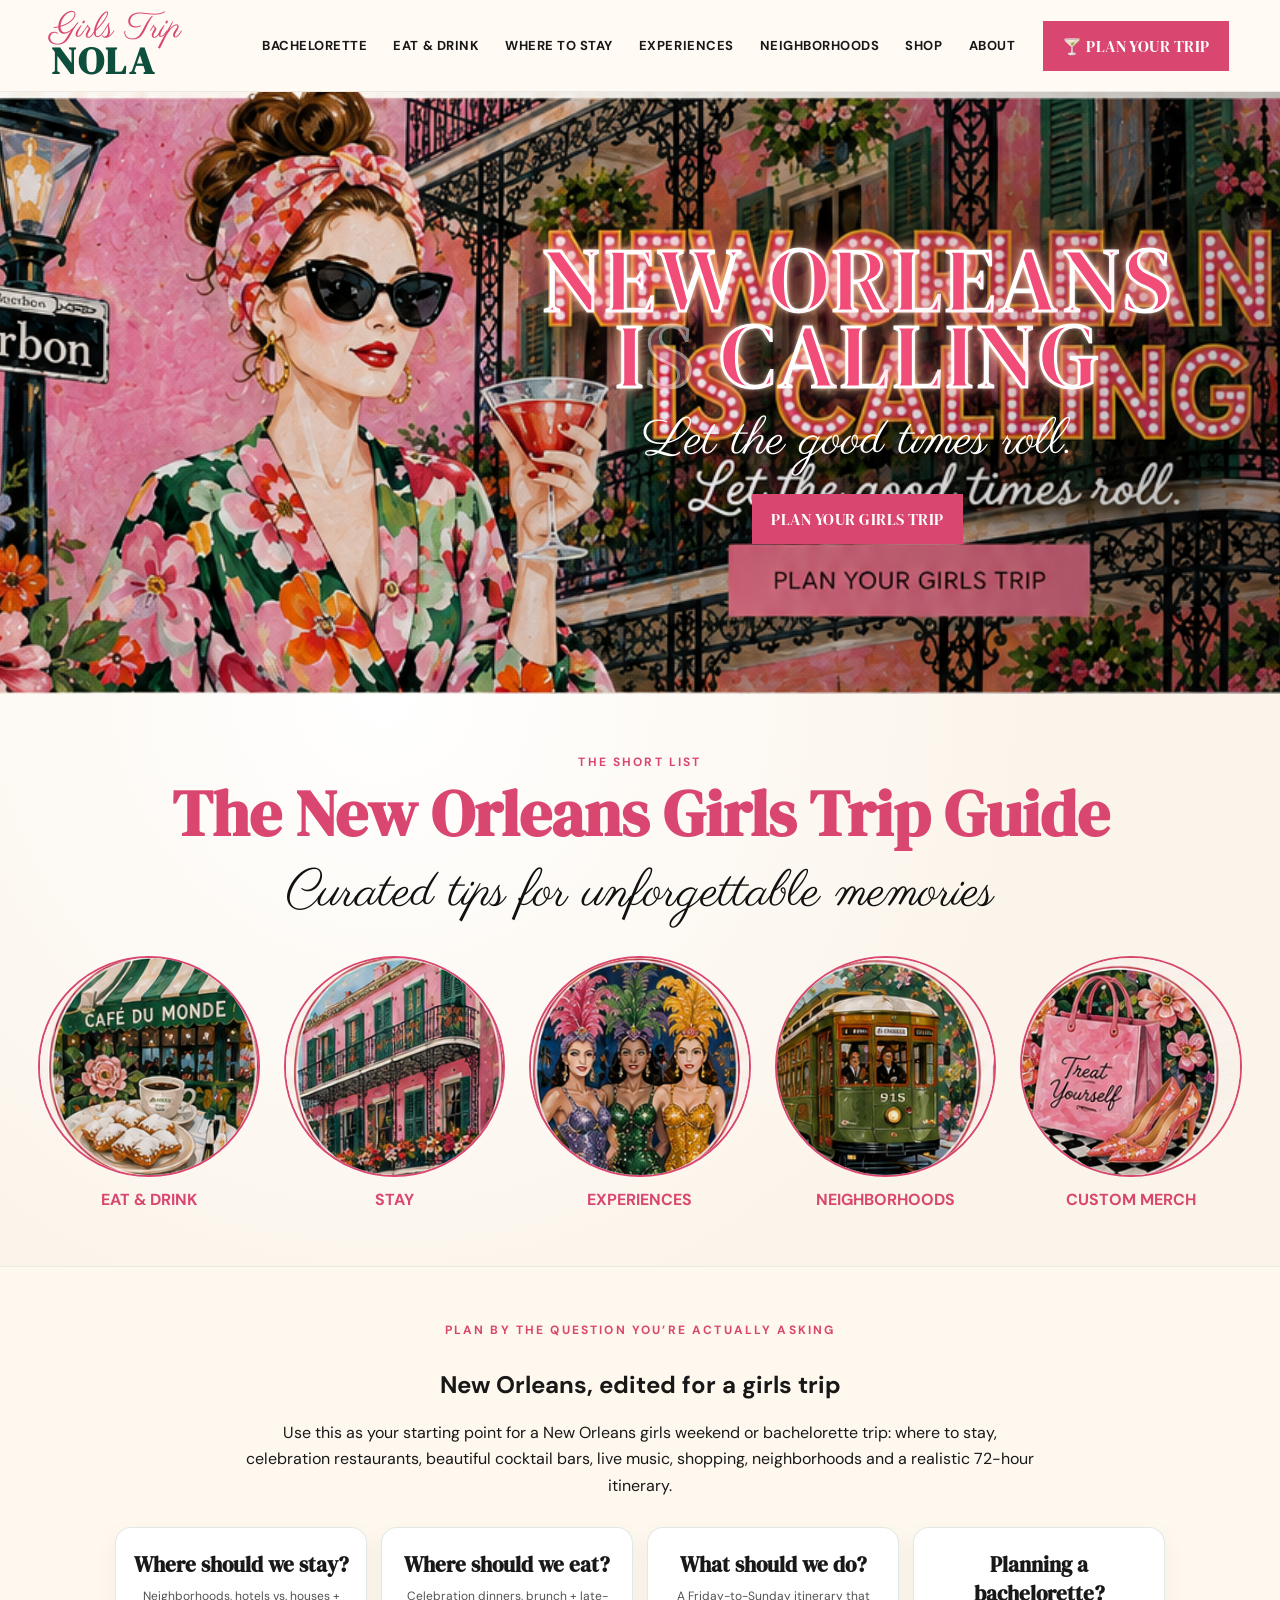
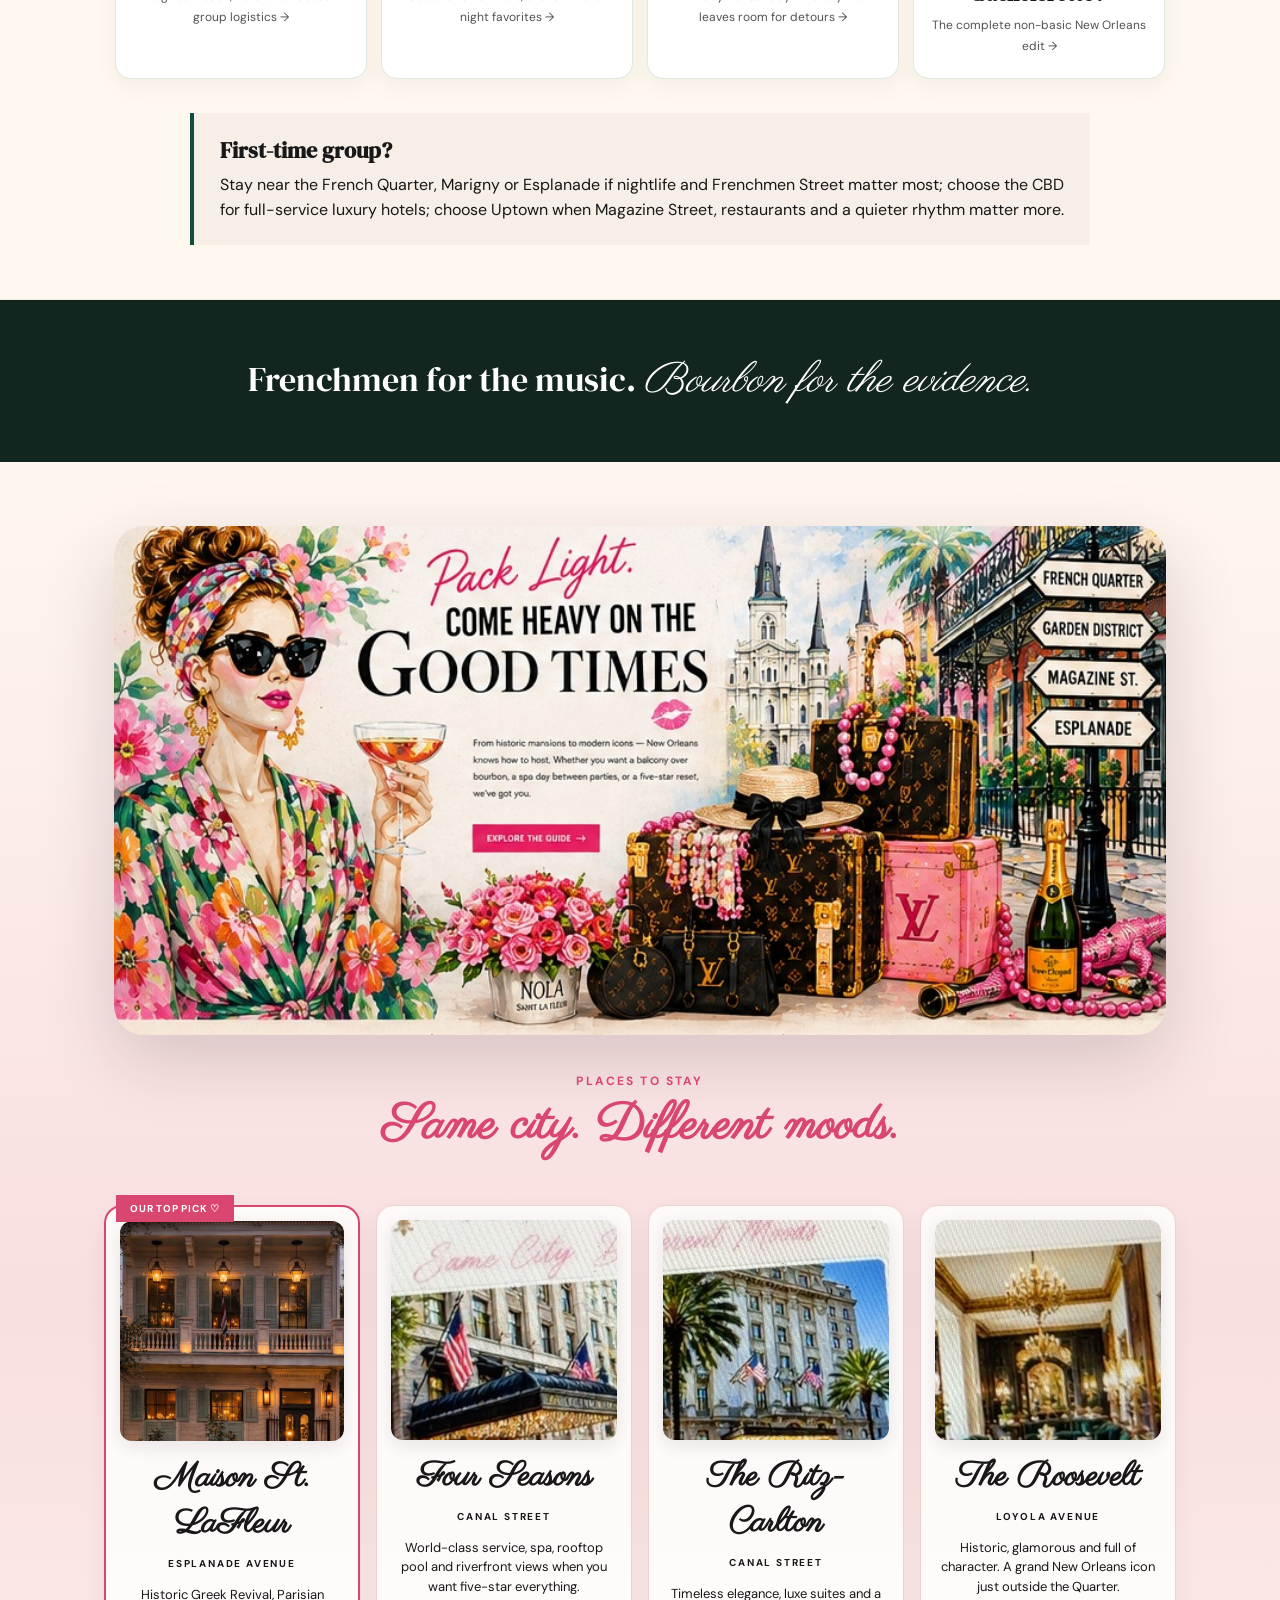
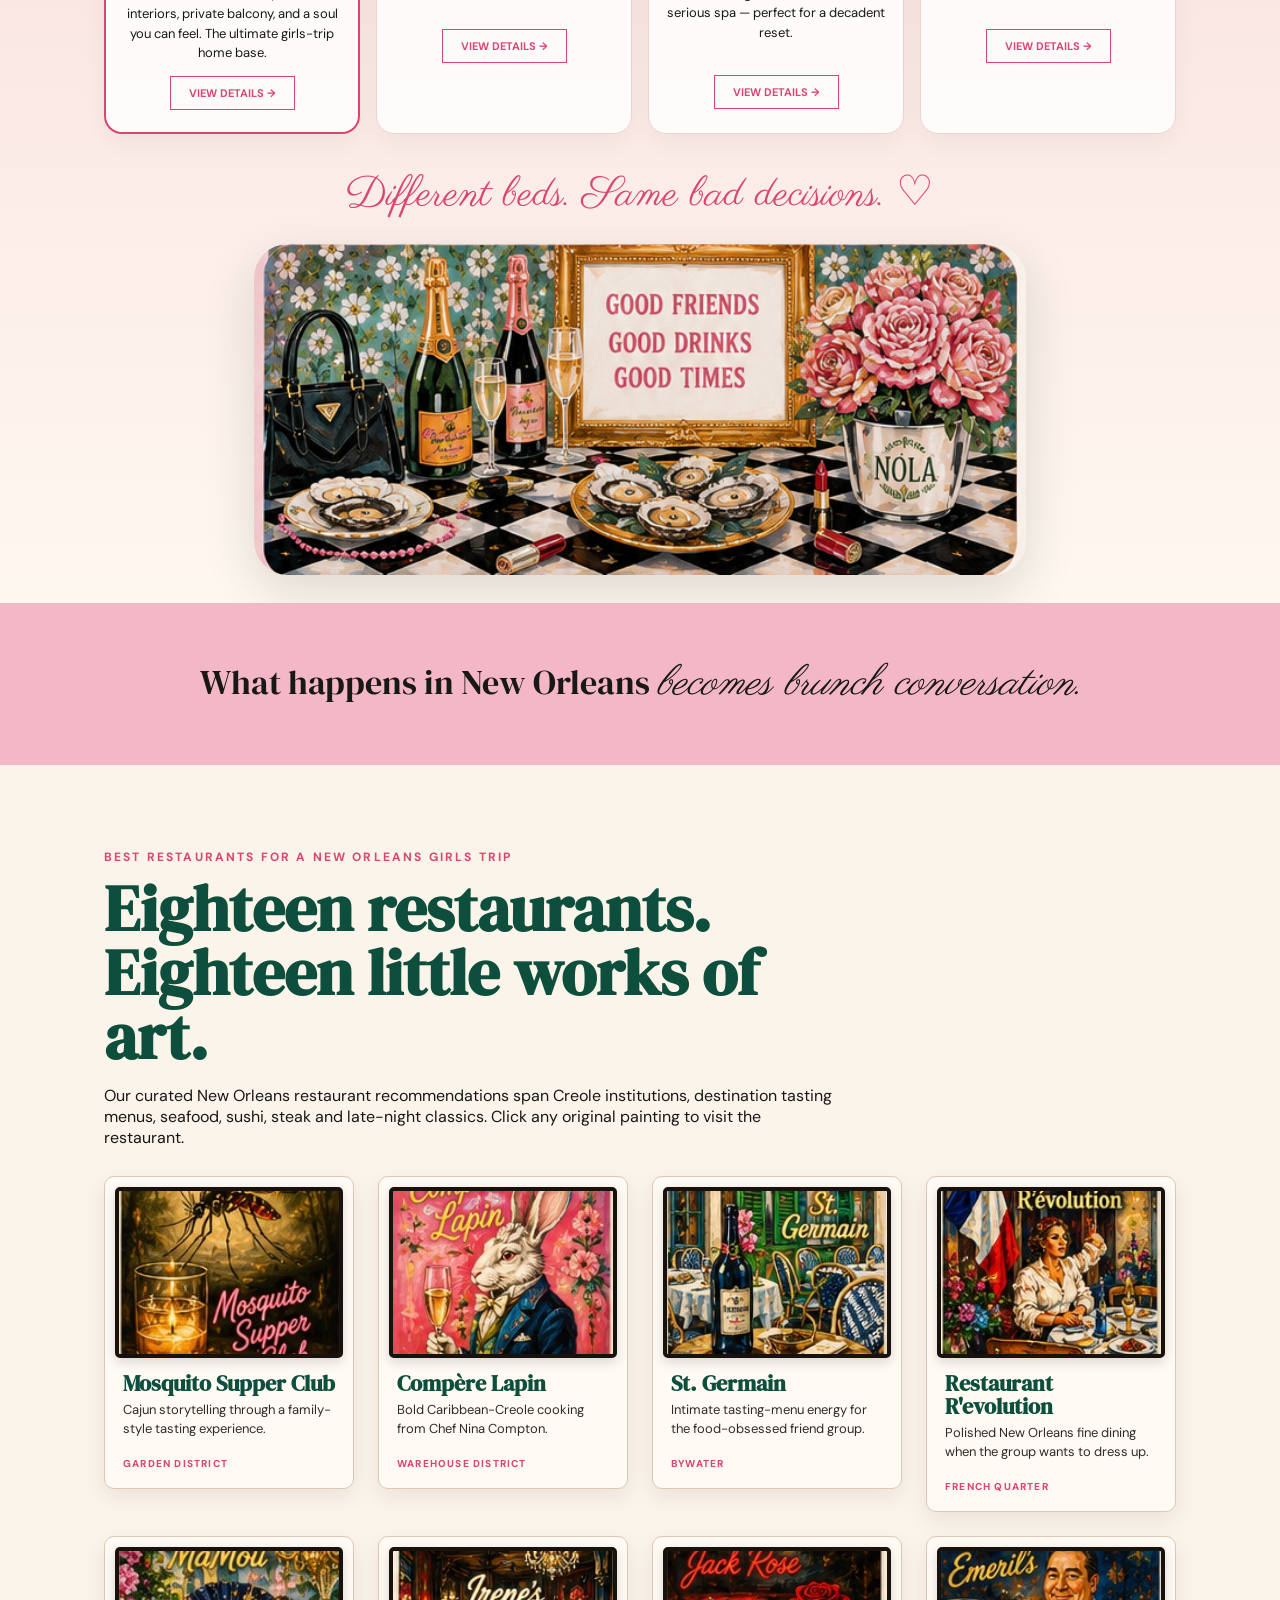
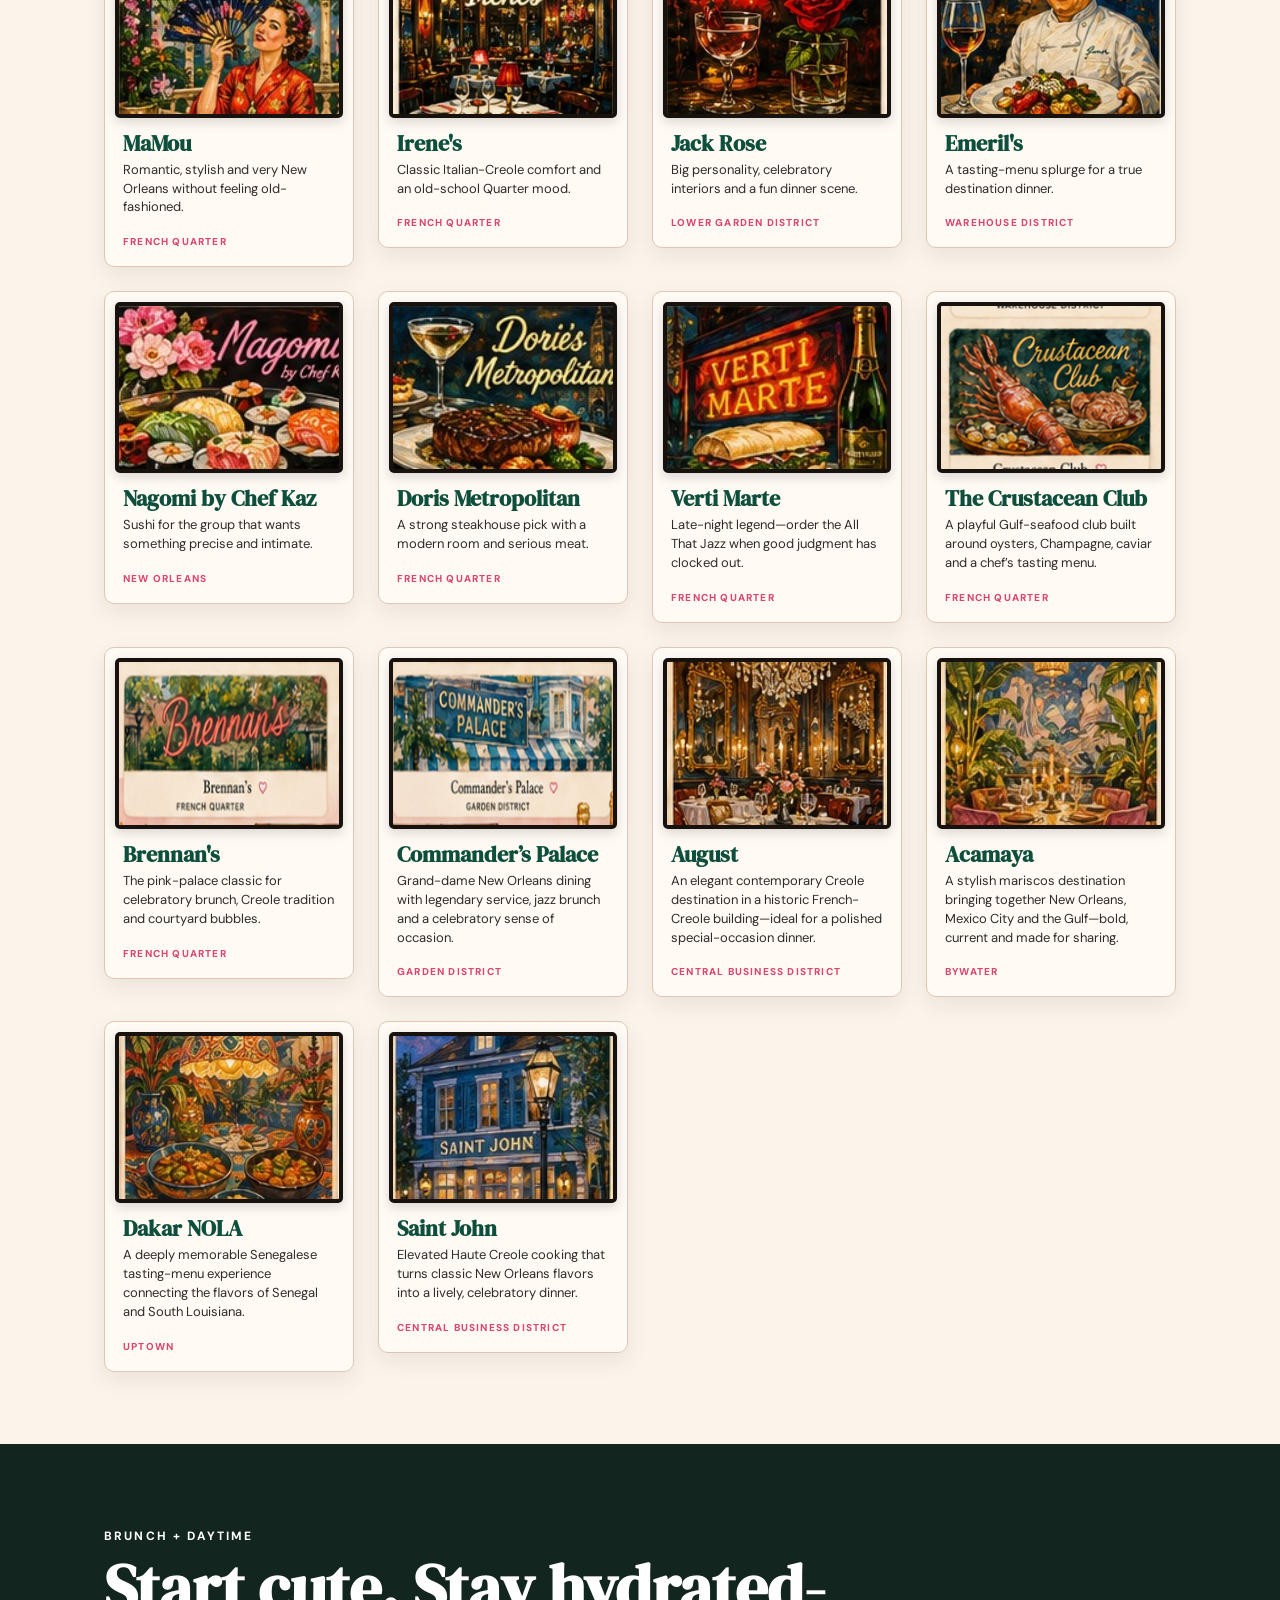
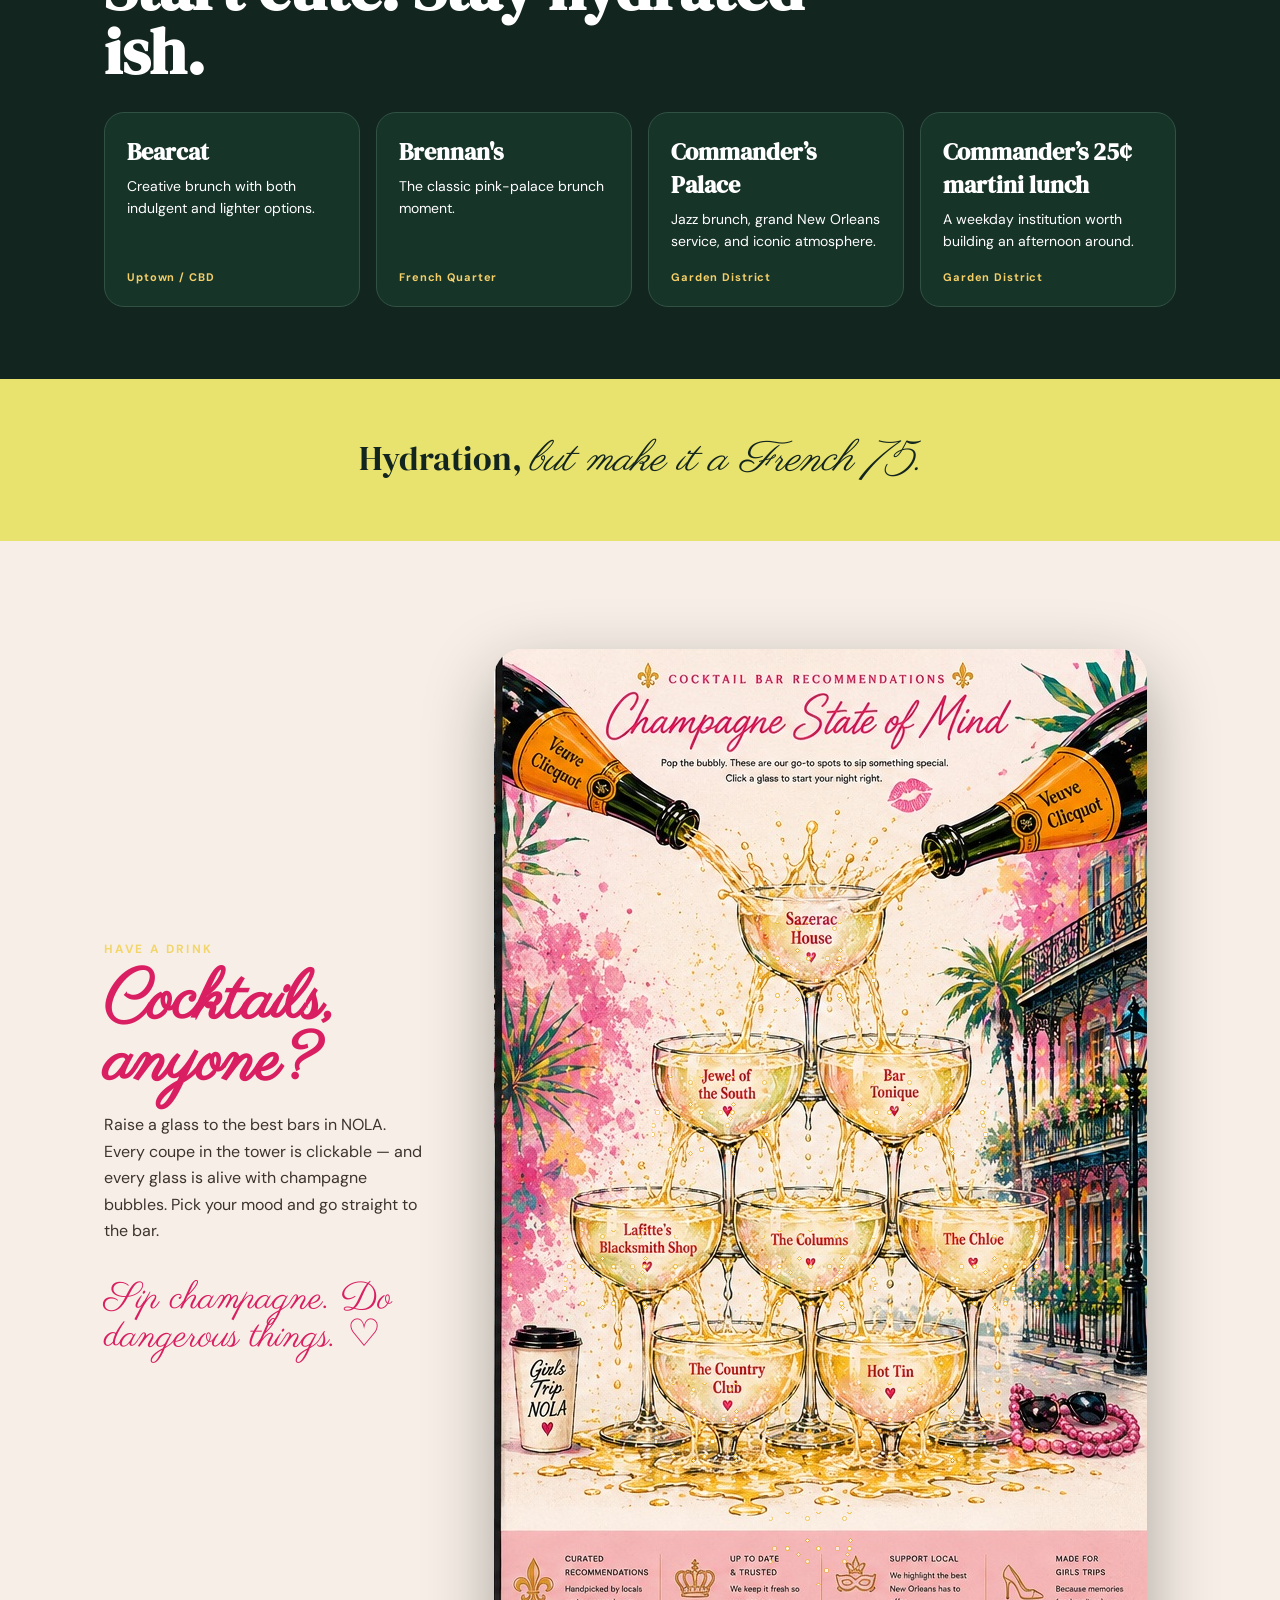
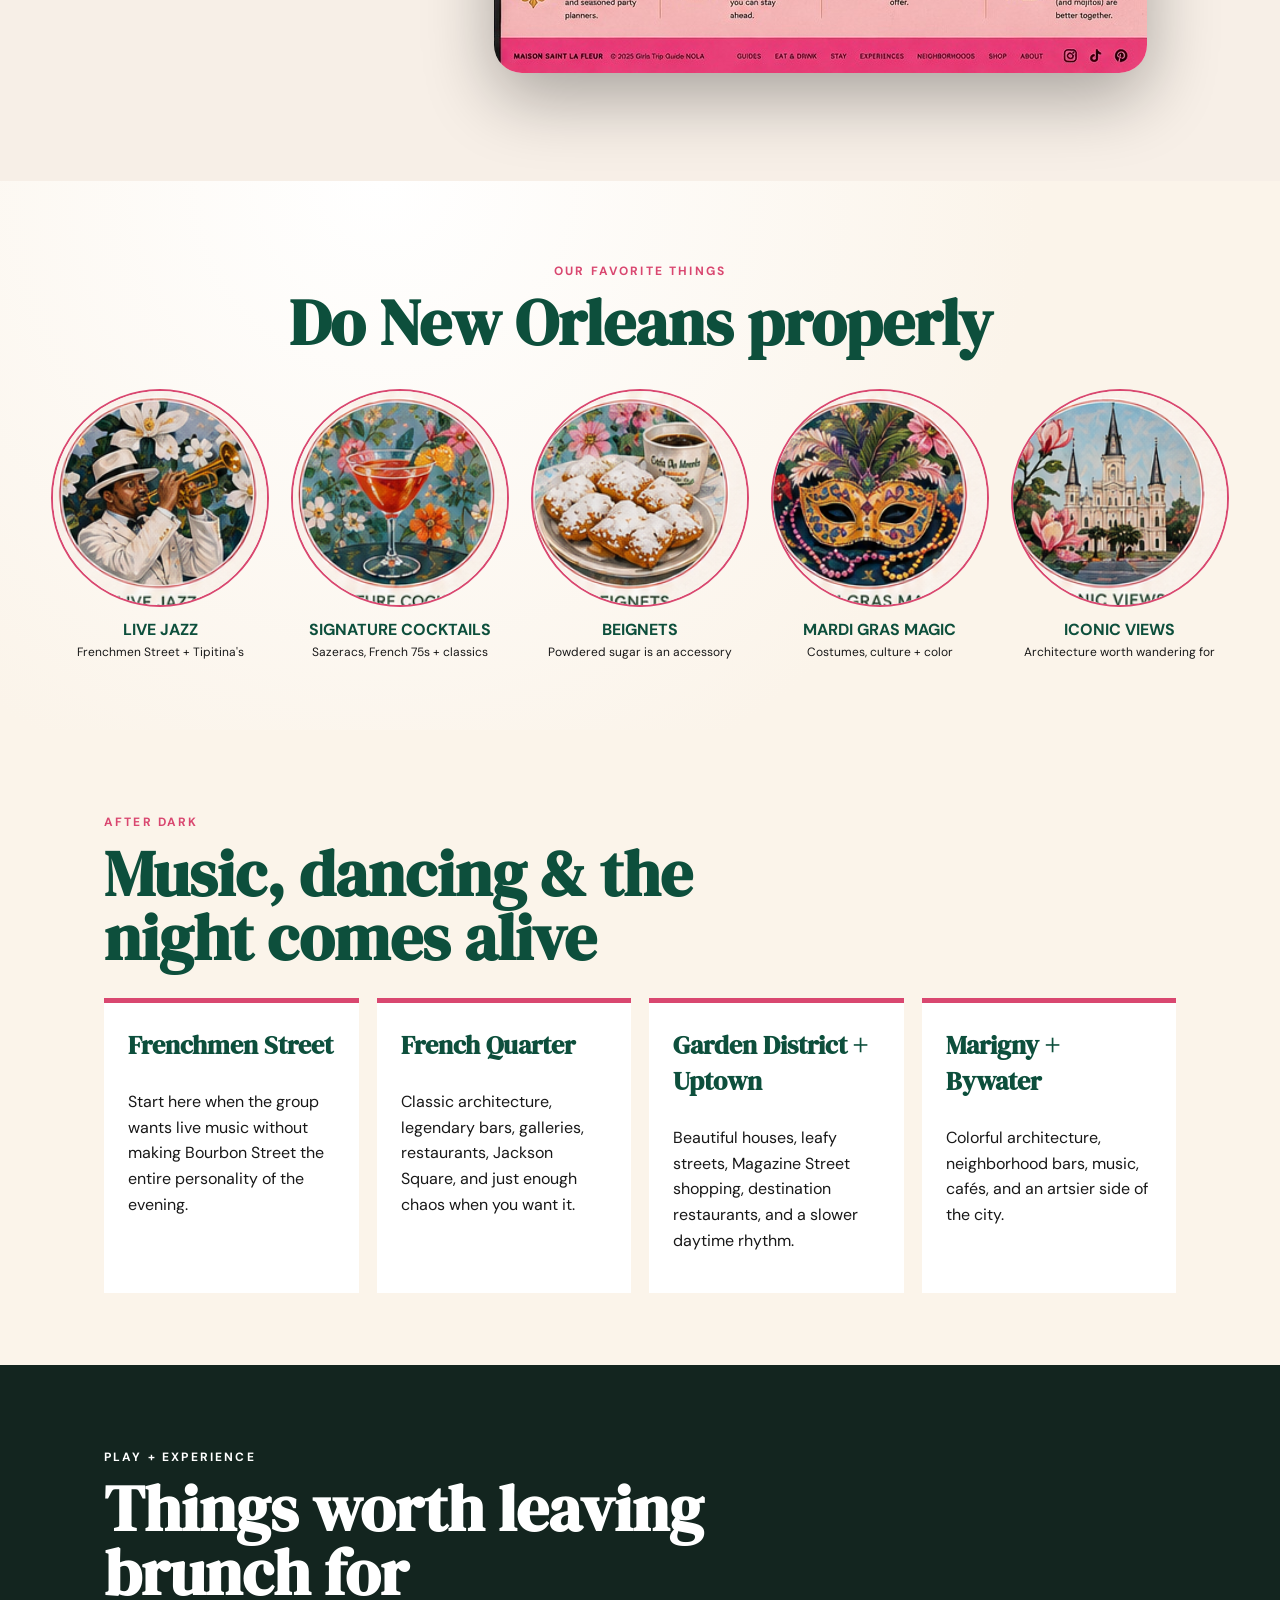
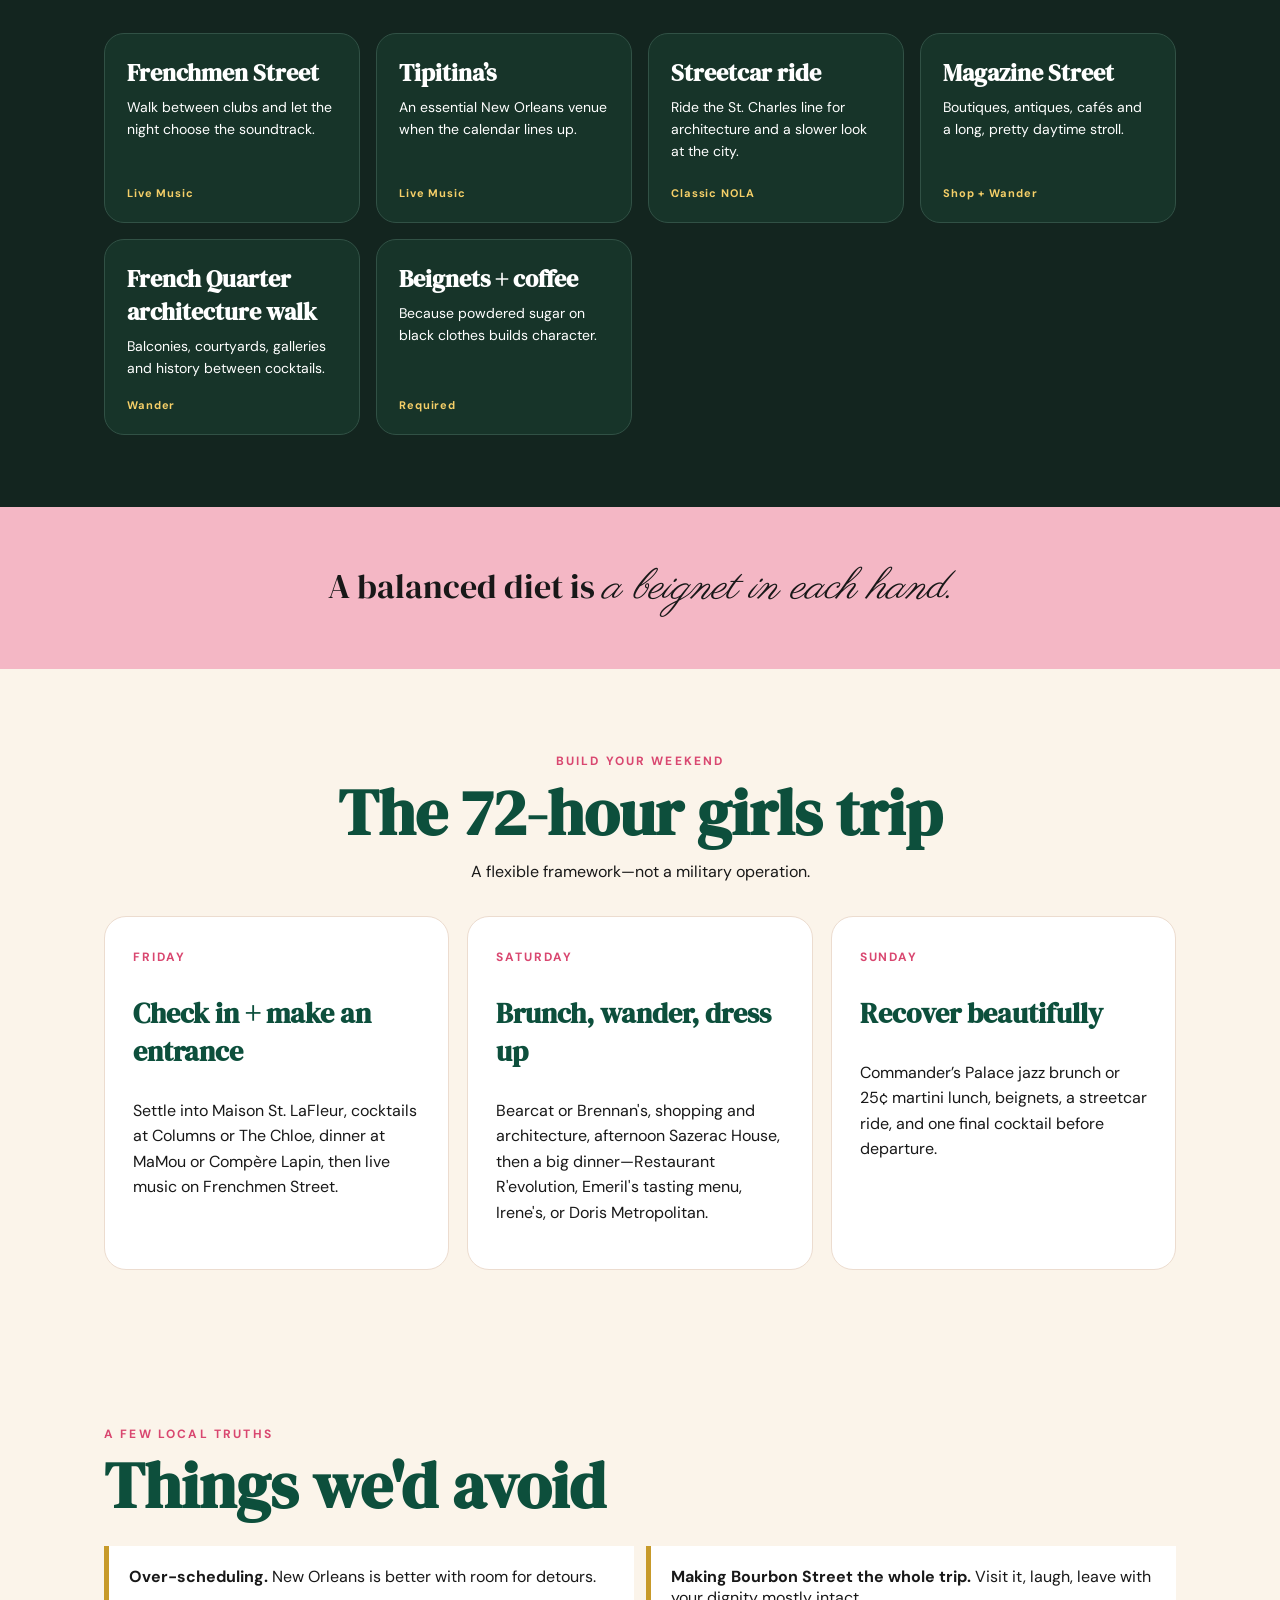
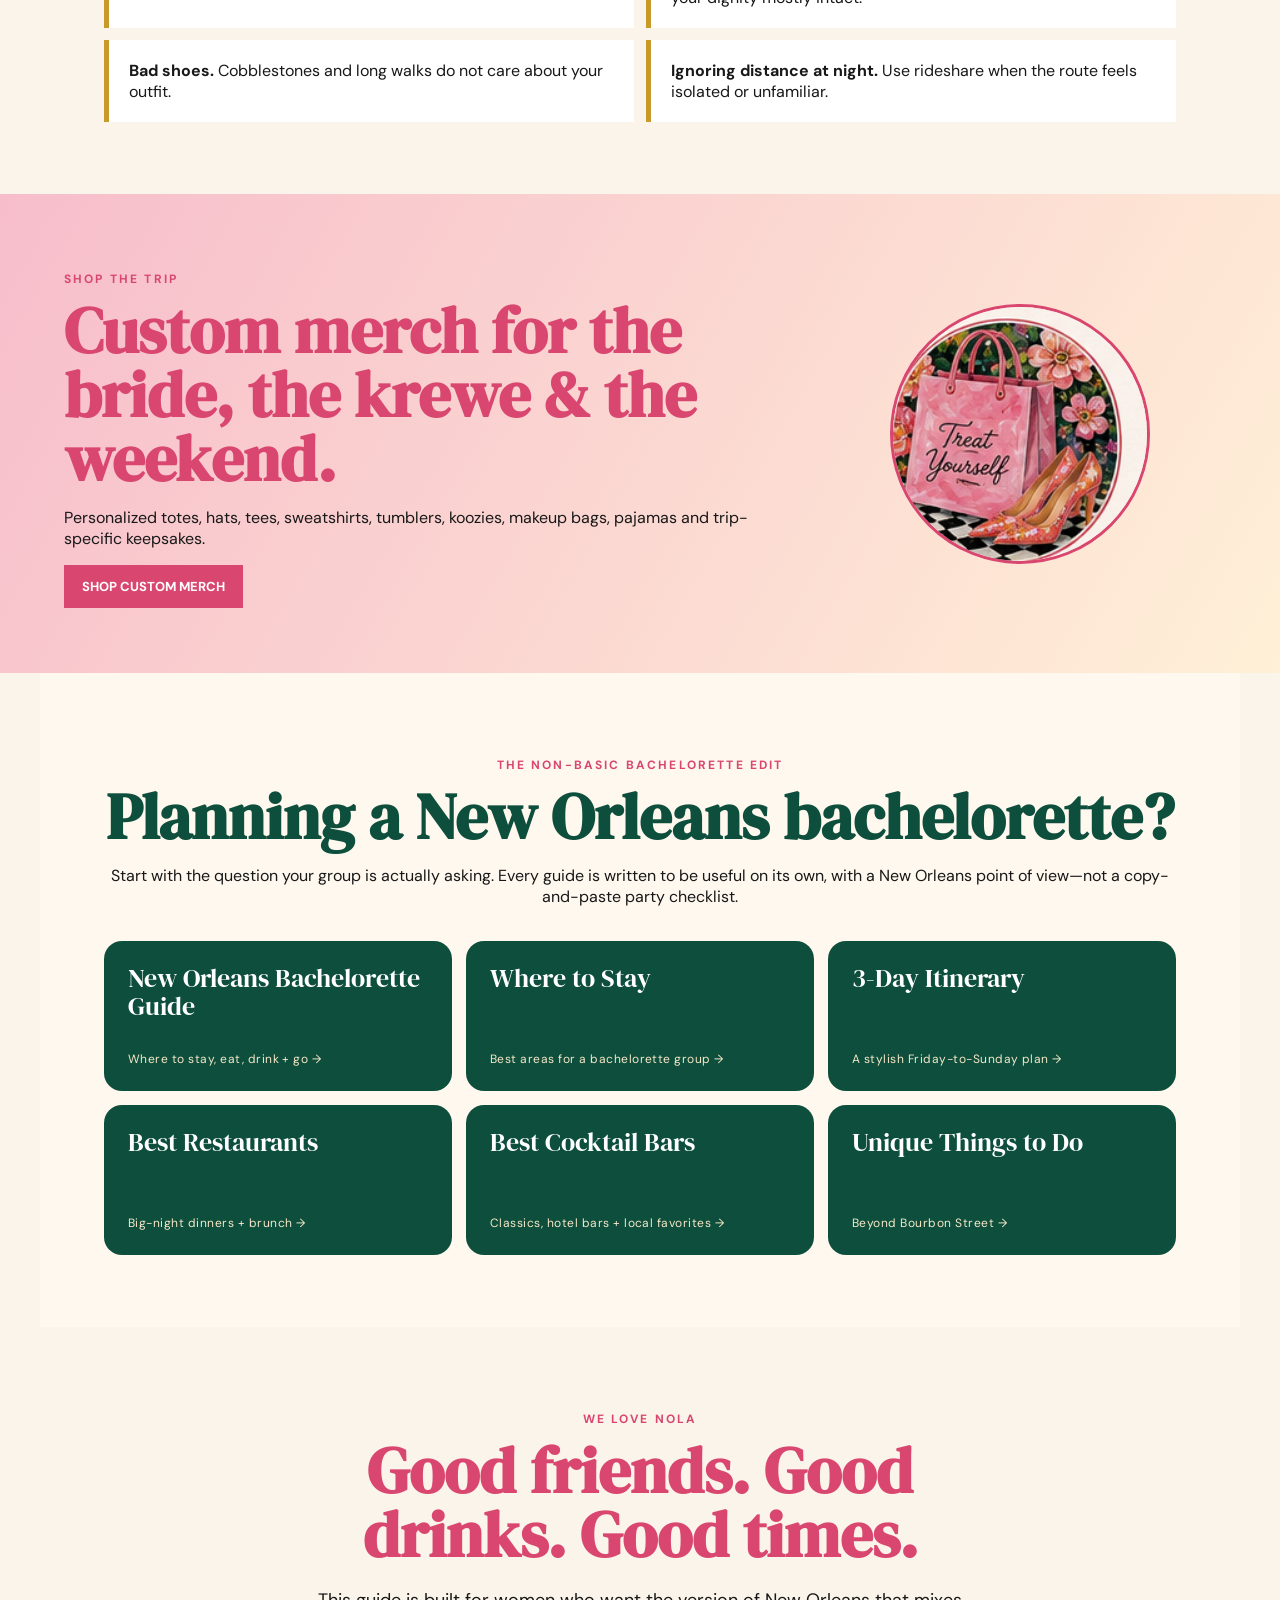
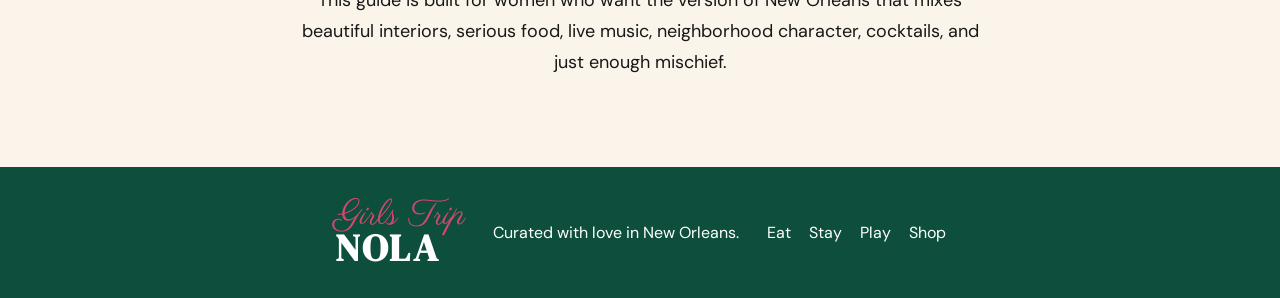
<file: index.html>
<!doctype html>
<html lang="en">
<head>
  <meta charset="utf-8" />
  <meta name="viewport" content="width=device-width,initial-scale=1" />
  <title>New Orleans Girls Trip Guide | Where to Stay, Eat, Drink & Celebrate</title>
  <meta name="description" content="The New Orleans girls trip guide for where to stay, eat, drink, shop and celebrate—plus bachelorette itineraries, neighborhoods, local picks and non-basic NOLA ideas." />
  <meta name="robots" content="index,follow,max-image-preview:large" />
  <meta name="theme-color" content="#f7efe7" />
  <link rel="canonical" href="https://www.neworleansgirlstripguide.com/" />
  <meta property="og:url" content="https://www.neworleansgirlstripguide.com/" />
  <meta property="og:type" content="website" />
  <meta property="og:site_name" content="Girls Trip NOLA" />
  <meta property="og:title" content="The New Orleans Girls Trip Guide | Girls Trip NOLA" />
  <meta property="og:description" content="Curated New Orleans restaurants, cocktails, brunch, music, neighborhoods, experiences and stays for an unforgettable girls trip." />
  <meta property="og:image" content="https://www.neworleansgirlstripguide.com/assets/hero-art.png" />
  <meta name="twitter:card" content="summary_large_image" />
  <script type="application/ld+json">{"@context":"https://schema.org","@graph":[{"@type":"WebSite","@id":"https://www.neworleansgirlstripguide.com/#website","name":"Girls Trip NOLA","alternateName":"New Orleans Girls Trip Guide","url":"https://www.neworleansgirlstripguide.com/"},{"@type":"WebPage","@id":"https://www.neworleansgirlstripguide.com/#webpage","url":"https://www.neworleansgirlstripguide.com/","name":"The New Orleans Girls Trip Guide","isPartOf":{"@id":"https://www.neworleansgirlstripguide.com/#website"},"about":[{"@type":"Thing","name":"New Orleans girls trips"},{"@type":"Thing","name":"New Orleans bachelorette parties"}]}]}</script>
  <link rel="preconnect" href="https://fonts.googleapis.com">
  <link rel="preconnect" href="https://fonts.gstatic.com" crossorigin>
  <link href="https://fonts.googleapis.com/css2?family=DM+Sans:wght@400;500;600;700&family=DM+Serif+Display:ital@0;1&family=Parisienne&display=swap" rel="stylesheet">
  <link rel="stylesheet" href="styles.css?v=14" />
</head>
<body>
<header class="site-header">
  <a class="brand" href="#top"><span>Girls Trip</span><strong>NOLA</strong></a>
  <button class="menu-toggle" aria-label="Open menu">☰</button>
  <nav>
    <a href="new-orleans-bachelorette-party.html">BACHELORETTE</a><a href="#eat">EAT & DRINK</a><a href="where-to-stay-new-orleans-bachelorette.html">WHERE TO STAY</a><a href="#experiences">EXPERIENCES</a><a href="#neighborhoods">NEIGHBORHOODS</a><a href="shop.html">SHOP</a><a href="#about">ABOUT</a>
  </nav>
  <a class="plan-btn" href="#itinerary">🍸 PLAN YOUR TRIP</a>
</header>

<main id="top">
  <section class="hero">
    <img src="assets/hero-art.png" alt="Illustrated New Orleans girls trip scene with balconies, flowers and cocktails" />
    <div class="hero-overlay">
      <div class="marquee" aria-label="New Orleans is calling">
        <div class="marquee-line" data-flicker>NEW ORLEANS</div>
        <div class="marquee-line" data-flicker>IS CALLING</div>
      </div>
      <p class="script">Let the good times roll.</p>
      <a href="#itinerary" class="hero-btn">PLAN YOUR GIRLS TRIP</a>
    </div>
  </section>

  <section id="guide" class="guide-intro paper">
    <p class="eyebrow">THE SHORT LIST</p>
    <h1>The New Orleans Girls Trip Guide</h1>
    <p class="script dark">Curated tips for unforgettable memories</p>
    <div class="circle-grid">
      <a class="circle-card" href="#eat"><img src="assets/eat.png" alt="Eat and drink"><span>EAT & DRINK</span></a>
      <a class="circle-card" href="#stay"><img src="assets/stay.png" alt="Where to stay"><span>STAY</span></a>
      <a class="circle-card" href="#experiences"><img src="assets/experiences.png" alt="Experiences"><span>EXPERIENCES</span></a>
      <a class="circle-card" href="#neighborhoods"><img src="assets/neighborhoods.png" alt="Neighborhoods"><span>NEIGHBORHOODS</span></a>
      <a class="circle-card" href="shop.html"><img src="assets/shop.png" alt="Custom merchandise"><span>CUSTOM MERCH</span></a>
    </div>
  </section>

  <section class="authority-strip"><div class="authority-inner"><p class="eyebrow">PLAN BY THE QUESTION YOU’RE ACTUALLY ASKING</p><h2>New Orleans, edited for a girls trip</h2><p>Use this as your starting point for a New Orleans girls weekend or bachelorette trip: where to stay, celebration restaurants, beautiful cocktail bars, live music, shopping, neighborhoods and a realistic 72-hour itinerary.</p><div class="intent-grid"><a href="where-to-stay-new-orleans-bachelorette.html"><b>Where should we stay?</b><span>Neighborhoods, hotels vs. houses + group logistics →</span></a><a href="best-restaurants-new-orleans-bachelorette.html"><b>Where should we eat?</b><span>Celebration dinners, brunch + late-night favorites →</span></a><a href="new-orleans-bachelorette-itinerary.html"><b>What should we do?</b><span>A Friday-to-Sunday itinerary that leaves room for detours →</span></a><a href="new-orleans-bachelorette-party.html"><b>Planning a bachelorette?</b><span>The complete non-basic New Orleans edit →</span></a></div><div class="quick-answer"><b>First-time group?</b><p>Stay near the French Quarter, Marigny or Esplanade if nightlife and Frenchmen Street matter most; choose the CBD for full-service luxury hotels; choose Uptown when Magazine Street, restaurants and a quieter rhythm matter more.</p></div></div></section>
  <section class="cheeky-band deep"><p>Frenchmen for the music. <em>Bourbon for the evidence.</em></p></section>

  <section id="stay" class="stay-showcase">
    <div class="stay-hero section-wrap pop-art-hero">
      <div class="luggage-scene"><img src="assets/luggage-pop-art-v4.jpg" alt="Original luxury pop-art New Orleans girls-trip scene with fashion luggage, champagne, florals and statement typography" /></div>
    </div>
    <div class="section-heading centered stay-heading"><p class="eyebrow">PLACES TO STAY</p><h2>Same city. Different moods.</h2></div>
    <div class="stay-grid section-wrap compact">
      <a class="stay-card top-pick" href="https://www.maisonsaintlafleur.com" target="_blank" rel="noopener"><span class="ribbon">OUR TOP PICK ♡</span><img class="stay-card-photo" src="assets/maison-st-lafleur.jpg" alt="Maison St. LaFleur on Esplanade Avenue at night"><h3>Maison St. LaFleur</h3><b>ESPLANADE AVENUE</b><p>Historic Greek Revival, Parisian interiors, private balcony, and a soul you can feel. The ultimate girls-trip home base.</p><span>VIEW DETAILS →</span></a>
      <a class="stay-card" href="https://www.fourseasons.com/neworleans/" target="_blank" rel="noopener"><img class="stay-card-photo" src="assets/four-seasons.jpg" alt="Four Seasons New Orleans"><h3>Four Seasons</h3><b>CANAL STREET</b><p>World-class service, spa, rooftop pool and riverfront views when you want five-star everything.</p><span>VIEW DETAILS →</span></a>
      <a class="stay-card" href="https://www.ritzcarlton.com/en/hotels/msyrz-the-ritz-carlton-new-orleans/overview/" target="_blank" rel="noopener"><img class="stay-card-photo" src="assets/ritz-carlton.jpg" alt="The Ritz-Carlton New Orleans"><h3>The Ritz-Carlton</h3><b>CANAL STREET</b><p>Timeless elegance, luxe suites and a serious spa — perfect for a decadent reset.</p><span>VIEW DETAILS →</span></a>
      <a class="stay-card" href="https://therooseveltneworleans.com/" target="_blank" rel="noopener"><img class="stay-card-photo" src="assets/roosevelt.jpg" alt="The Roosevelt New Orleans"><h3>The Roosevelt</h3><b>LOYOLA AVENUE</b><p>Historic, glamorous and full of character. A grand New Orleans icon just outside the Quarter.</p><span>VIEW DETAILS →</span></a>
    </div>
    <p class="stay-cheek">Different beds. Same bad decisions. ♡</p>
    <div class="feature-art moved-art section-wrap compact"><img src="assets/feature.png" alt="Good friends, good drinks, good times New Orleans still life" /></div>
  </section>

  <section class="cheeky-band rose"><p>What happens in New Orleans <em>becomes brunch conversation.</em></p></section>

  <section id="eat" class="recommendations section-wrap">
    <div class="section-heading"><p class="eyebrow">BEST RESTAURANTS FOR A NEW ORLEANS GIRLS TRIP</p><h2>Eighteen restaurants. Eighteen little works of art.</h2><p>Our curated New Orleans restaurant recommendations span Creole institutions, destination tasting menus, seafood, sushi, steak and late-night classics. Click any original painting to visit the restaurant.</p></div>
    <div class="cards restaurant-art-grid" id="restaurantCards"></div>
  </section>

  <section class="recommendations deep-section">
    <div class="section-wrap">
      <div class="section-heading light"><p class="eyebrow gold">BRUNCH + DAYTIME</p><h2>Start cute. Stay hydrated-ish.</h2></div>
      <div class="cards dark-cards" id="brunchCards"></div>
    </div>
  </section>

  <section class="cheeky-band citron"><p>Hydration, <em>but make it a French 75.</em></p></section>

  <section class="champagne-section">
    <div class="section-wrap champagne-layout">
      <div class="champagne-copy"><p class="eyebrow gold">HAVE A DRINK</p><h2>Cocktails, anyone?</h2><p>Raise a glass to the best bars in NOLA. Every coupe in the tower is clickable — and every glass is alive with champagne bubbles. Pick your mood and go straight to the bar.</p><p class="champagne-cheek">Sip champagne. Do dangerous things. ♡</p></div>
      <div class="tower-wrap animated-tower">
        <img class="tower-art" src="assets/champagne-pop-art-v4.jpg" alt="Original pop-art champagne tower with sparkling coupe glasses and animated champagne bubbles">
        <div class="fizz-overlay" aria-hidden="true">
          <div class="fizz-zone fz1"></div><div class="fizz-zone fz2"></div><div class="fizz-zone fz3"></div>
          <div class="fizz-zone fz4"></div><div class="fizz-zone fz5"></div><div class="fizz-zone fz6"></div>
          <div class="fizz-zone fz7"></div><div class="fizz-zone fz8"></div><div class="fizz-zone fz9"></div>
        </div>
        <div class="glass-links" aria-label="Cocktail bar recommendations">
          <a class="glass-link g1" href="https://www.sazerachouse.com/visit/" target="_blank" rel="noopener"><span class="sr-only">Sazerac House</span></a>
          <a class="glass-link g2" href="https://www.jewelnola.com/" target="_blank" rel="noopener"><span class="sr-only">Jewel of the South</span></a>
          <a class="glass-link g3" href="http://www.bartonique.com/" target="_blank" rel="noopener"><span class="sr-only">Bar Tonique</span></a>
          <a class="glass-link g4" href="https://www.lafittesblacksmithshop.com/Location.html" target="_blank" rel="noopener"><span class="sr-only">Lafitte’s Blacksmith Shop</span></a>
          <a class="glass-link g5" href="https://thecolumns.com/" target="_blank" rel="noopener"><span class="sr-only">The Columns</span></a>
          <a class="glass-link g6" href="https://thechloenola.com/" target="_blank" rel="noopener"><span class="sr-only">The Chloe</span></a>
          <a class="glass-link g7" href="https://thecountryclubneworleans.com/" target="_blank" rel="noopener"><span class="sr-only">The Country Club</span></a>
          <a class="glass-link g8" href="https://hottinbar.com/" target="_blank" rel="noopener"><span class="sr-only">Hot Tin</span></a>
          <a class="glass-link g9" href="https://jolie-nola.com/" target="_blank" rel="noopener"><span class="sr-only">Jolie</span></a>
        </div>
      </div>
    </div>
  </section>

  <section id="experiences" class="favorites paper">
    <div class="section-heading centered"><p class="eyebrow">OUR FAVORITE THINGS</p><h2>Do New Orleans properly</h2></div>
    <div class="favorite-row">
      <div><img src="assets/jazz.png" alt="Live jazz"><b>LIVE JAZZ</b><span>Frenchmen Street + Tipitina's</span></div>
      <div><img src="assets/cocktails.png" alt="Cocktail"><b>SIGNATURE COCKTAILS</b><span>Sazeracs, French 75s + classics</span></div>
      <div><img src="assets/beignets.png" alt="Beignets"><b>BEIGNETS</b><span>Powdered sugar is an accessory</span></div>
      <div><img src="assets/mardi.png" alt="Mardi Gras mask"><b>MARDI GRAS MAGIC</b><span>Costumes, culture + color</span></div>
      <div><img src="assets/views.png" alt="Jackson Square"><b>ICONIC VIEWS</b><span>Architecture worth wandering for</span></div>
    </div>
  </section>

  <section id="neighborhoods" class="neighborhoods section-wrap">
    <div class="section-heading"><p class="eyebrow">AFTER DARK</p><h2>Music, dancing & the night comes alive</h2></div>
    <div class="neighborhood-grid">
      <article><h3>Frenchmen Street</h3><p>Start here when the group wants live music without making Bourbon Street the entire personality of the evening.</p></article>
      <article><h3>French Quarter</h3><p>Classic architecture, legendary bars, galleries, restaurants, Jackson Square, and just enough chaos when you want it.</p></article>
      <article><h3>Garden District + Uptown</h3><p>Beautiful houses, leafy streets, Magazine Street shopping, destination restaurants, and a slower daytime rhythm.</p></article>
      <article><h3>Marigny + Bywater</h3><p>Colorful architecture, neighborhood bars, music, cafés, and an artsier side of the city.</p></article>
    </div>
  </section>

  <section class="recommendations deep-section">
    <div class="section-wrap">
      <div class="section-heading light"><p class="eyebrow gold">PLAY + EXPERIENCE</p><h2>Things worth leaving brunch for</h2></div>
      <div class="cards dark-cards" id="experienceCards"></div>
    </div>
  </section>

  <section class="cheeky-band rose"><p>A balanced diet is <em>a beignet in each hand.</em></p></section>

  <section id="itinerary" class="itinerary section-wrap">
    <div class="section-heading centered"><p class="eyebrow">BUILD YOUR WEEKEND</p><h2>The 72-hour girls trip</h2><p>A flexible framework—not a military operation.</p></div>
    <div class="timeline">
      <article><span>FRIDAY</span><h3>Check in + make an entrance</h3><p>Settle into Maison St. LaFleur, cocktails at Columns or The Chloe, dinner at MaMou or Compère Lapin, then live music on Frenchmen Street.</p></article>
      <article><span>SATURDAY</span><h3>Brunch, wander, dress up</h3><p>Bearcat or Brennan's, shopping and architecture, afternoon Sazerac House, then a big dinner—Restaurant R'evolution, Emeril's tasting menu, Irene's, or Doris Metropolitan.</p></article>
      <article><span>SUNDAY</span><h3>Recover beautifully</h3><p>Commander’s Palace jazz brunch or 25¢ martini lunch, beignets, a streetcar ride, and one final cocktail before departure.</p></article>
    </div>
  </section>

  <section class="avoid section-wrap">
    <div class="section-heading"><p class="eyebrow">A FEW LOCAL TRUTHS</p><h2>Things we'd avoid</h2></div>
    <div class="truth-grid">
      <p><b>Over-scheduling.</b> New Orleans is better with room for detours.</p>
      <p><b>Making Bourbon Street the whole trip.</b> Visit it, laugh, leave with your dignity mostly intact.</p>
      <p><b>Bad shoes.</b> Cobblestones and long walks do not care about your outfit.</p>
      <p><b>Ignoring distance at night.</b> Use rideshare when the route feels isolated or unfamiliar.</p>
    </div>
  </section>

  <section class="shop-tease">
    <div><p class="eyebrow">SHOP THE TRIP</p><h2>Custom merch for the bride, the krewe & the weekend.</h2><p>Personalized totes, hats, tees, sweatshirts, tumblers, koozies, makeup bags, pajamas and trip-specific keepsakes.</p><a class="btn pink" href="shop.html">SHOP CUSTOM MERCH</a></div>
    <img src="assets/shop.png" alt="Custom girls trip merchandise" />
  </section>

<section class="seo-hub section-wrap"><div class="section-heading centered"><p class="eyebrow">THE NON-BASIC BACHELORETTE EDIT</p><h2>Planning a New Orleans bachelorette?</h2><p>Start with the question your group is actually asking. Every guide is written to be useful on its own, with a New Orleans point of view—not a copy-and-paste party checklist.</p></div><div class="seo-link-grid"><a href="new-orleans-bachelorette-party.html">New Orleans Bachelorette Guide<span>Where to stay, eat, drink + go →</span></a><a href="where-to-stay-new-orleans-bachelorette.html">Where to Stay<span>Best areas for a bachelorette group →</span></a><a href="new-orleans-bachelorette-itinerary.html">3-Day Itinerary<span>A stylish Friday-to-Sunday plan →</span></a><a href="best-restaurants-new-orleans-bachelorette.html">Best Restaurants<span>Big-night dinners + brunch →</span></a><a href="best-cocktail-bars-new-orleans-bachelorette.html">Best Cocktail Bars<span>Classics, hotel bars + local favorites →</span></a><a href="unique-things-to-do-new-orleans-bachelorette.html">Unique Things to Do<span>Beyond Bourbon Street →</span></a></div></section>
  <section id="about" class="about section-wrap">
    <p class="eyebrow">WE LOVE NOLA</p><h2>Good friends. Good drinks. Good times.</h2><p>This guide is built for women who want the version of New Orleans that mixes beautiful interiors, serious food, live music, neighborhood character, cocktails, and just enough mischief.</p>
  </section>
</main>

<footer><div class="brand footer-brand"><span>Girls Trip</span><strong>NOLA</strong></div><p>Curated with love in New Orleans.</p><nav><a href="#eat">Eat</a><a href="#stay">Stay</a><a href="#experiences">Play</a><a href="shop.html">Shop</a></nav></footer>
<script src="script.js?v=14"></script>
</body></html>
</file>
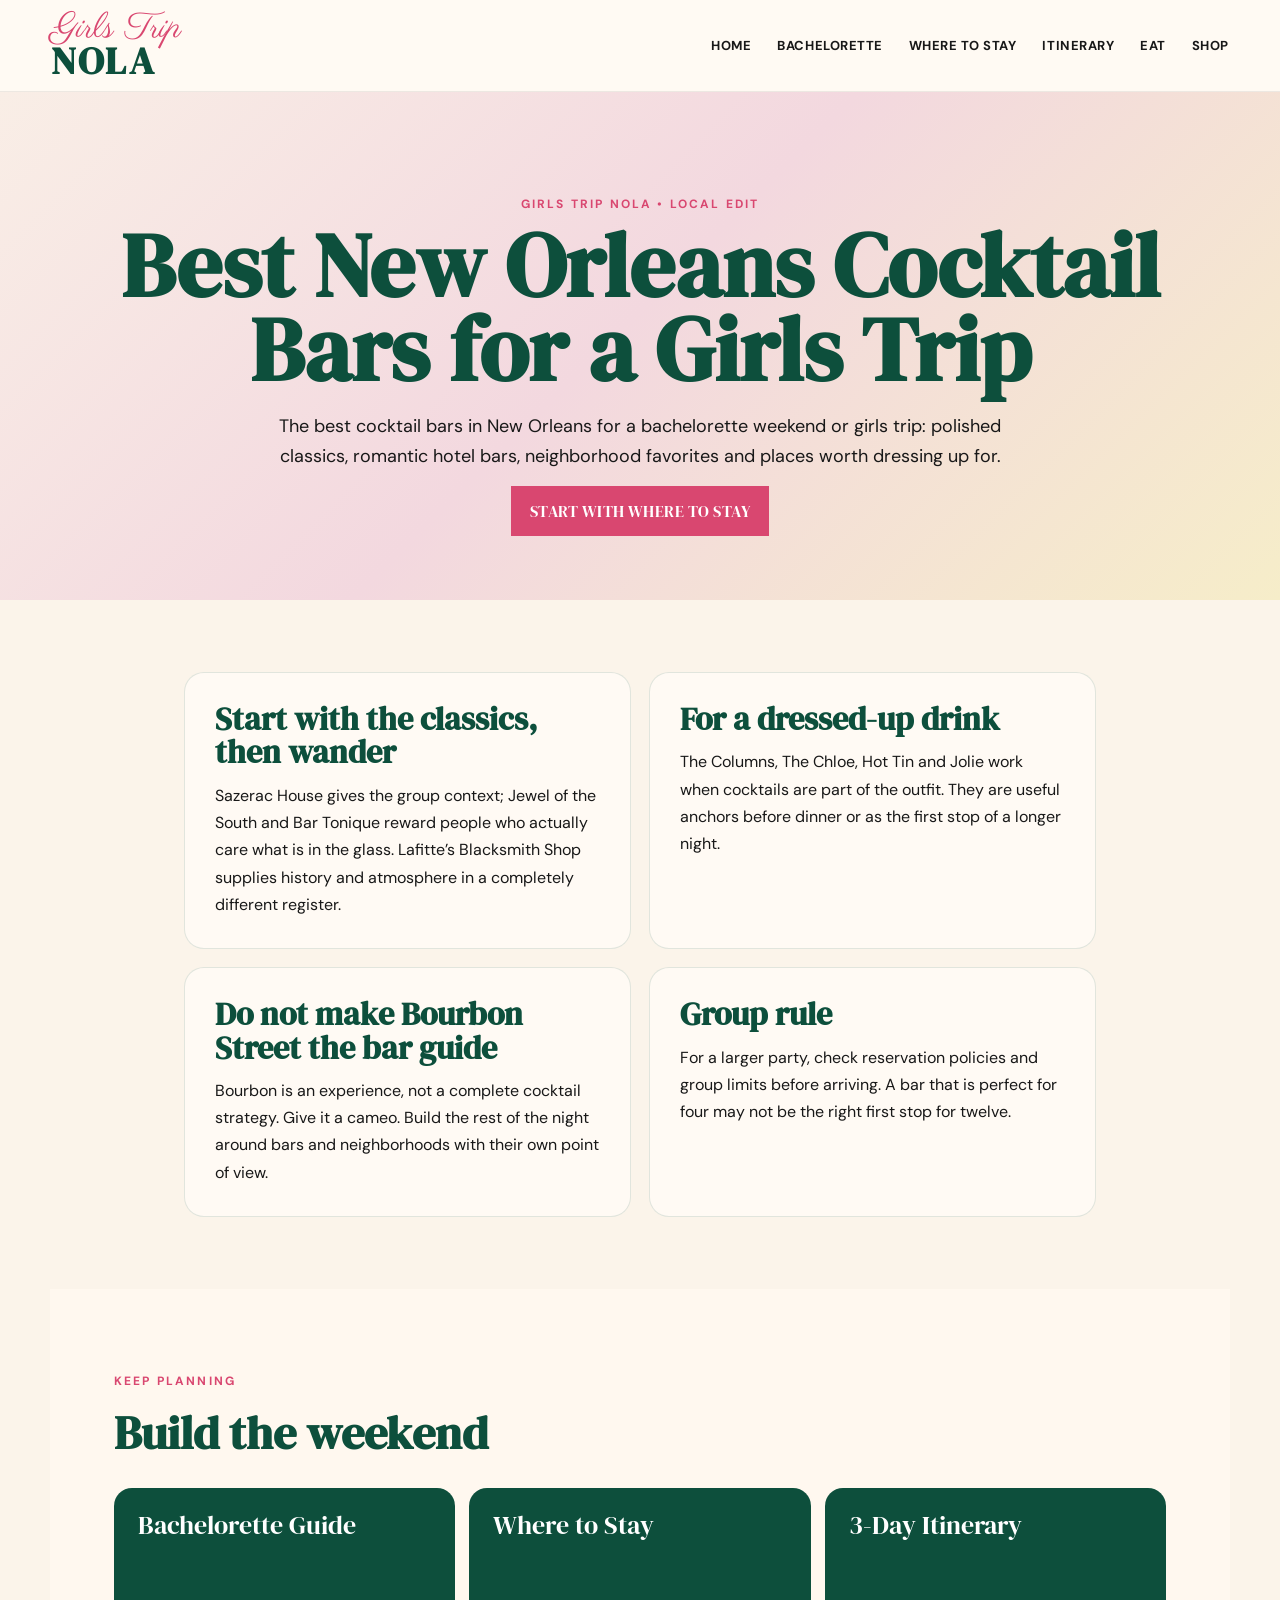
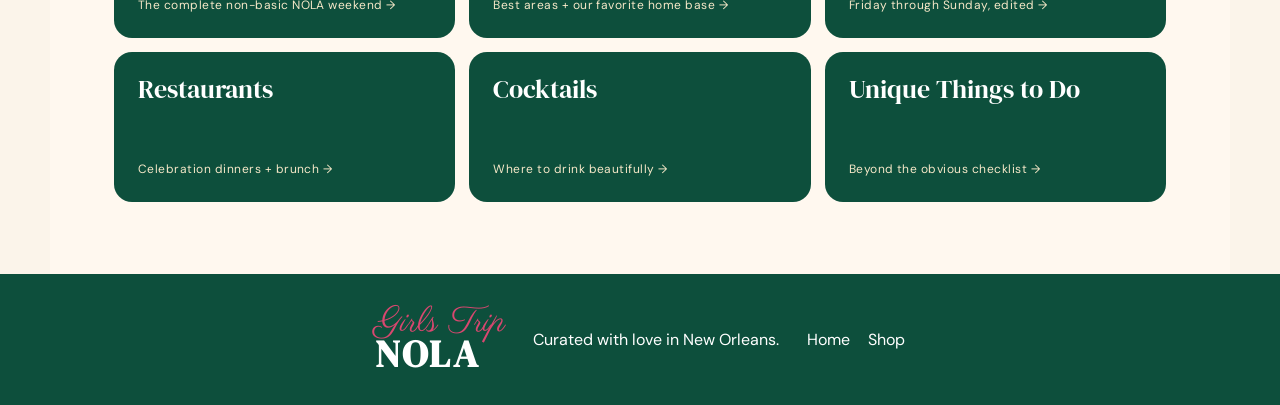
<file: best-cocktail-bars-new-orleans-bachelorette.html>
<!doctype html><html lang="en"><head><meta charset="utf-8"><meta name="viewport" content="width=device-width,initial-scale=1"><title>Best Cocktail Bars in New Orleans for a Girls Trip | Girls Trip NOLA</title><meta name="description" content="The best cocktail bars in New Orleans for a bachelorette weekend or girls trip: polished classics, romantic hotel bars, neighborhood favorites and places worth dressing up for."><meta name="robots" content="index,follow,max-image-preview:large"><link rel="canonical" href="https://www.neworleansgirlstripguide.com/best-cocktail-bars-new-orleans-bachelorette.html"><meta property="og:type" content="article"><meta property="og:title" content="Best Cocktail Bars in New Orleans for a Girls Trip | Girls Trip NOLA"><meta property="og:description" content="The best cocktail bars in New Orleans for a bachelorette weekend or girls trip: polished classics, romantic hotel bars, neighborhood favorites and places worth dressing up for."><meta property="og:url" content="https://www.neworleansgirlstripguide.com/best-cocktail-bars-new-orleans-bachelorette.html"><meta property="og:image" content="https://www.neworleansgirlstripguide.com/assets/hero-art.png"><script type="application/ld+json">{"@context": "https://schema.org", "@type": "Article", "headline": "Best New Orleans Cocktail Bars for a Girls Trip", "description": "The best cocktail bars in New Orleans for a bachelorette weekend or girls trip: polished classics, romantic hotel bars, neighborhood favorites and places worth dressing up for.", "mainEntityOfPage": "https://www.neworleansgirlstripguide.com/best-cocktail-bars-new-orleans-bachelorette.html", "publisher": {"@type": "Organization", "name": "Girls Trip NOLA", "url": "https://www.neworleansgirlstripguide.com/"}}</script><link rel="preconnect" href="https://fonts.googleapis.com"><link rel="preconnect" href="https://fonts.gstatic.com" crossorigin><link href="https://fonts.googleapis.com/css2?family=DM+Sans:wght@400;500;600;700&family=DM+Serif+Display:ital@0;1&family=Parisienne&display=swap" rel="stylesheet"><link rel="stylesheet" href="styles.css?v=14"></head><body><header class="site-header"><a class="brand" href="index.html"><span>Girls Trip</span><strong>NOLA</strong></a><button class="menu-toggle" aria-label="Open menu">☰</button><nav><a href="index.html">HOME</a><a href="new-orleans-bachelorette-party.html">BACHELORETTE</a><a href="where-to-stay-new-orleans-bachelorette.html">WHERE TO STAY</a><a href="new-orleans-bachelorette-itinerary.html">ITINERARY</a><a href="best-restaurants-new-orleans-bachelorette.html">EAT</a><a href="shop.html">SHOP</a></nav></header><main><section class="seo-hero"><p class="eyebrow">GIRLS TRIP NOLA • LOCAL EDIT</p><h1>Best New Orleans Cocktail Bars for a Girls Trip</h1><p>The best cocktail bars in New Orleans for a bachelorette weekend or girls trip: polished classics, romantic hotel bars, neighborhood favorites and places worth dressing up for.</p><a class="hero-btn" href="index.html#stay">START WITH WHERE TO STAY</a></section><section class="seo-editorial section-wrap"><article><h2>Start with the classics, then wander</h2><p>Sazerac House gives the group context; Jewel of the South and Bar Tonique reward people who actually care what is in the glass. Lafitte’s Blacksmith Shop supplies history and atmosphere in a completely different register.</p></article><article><h2>For a dressed-up drink</h2><p>The Columns, The Chloe, Hot Tin and Jolie work when cocktails are part of the outfit. They are useful anchors before dinner or as the first stop of a longer night.</p></article><article><h2>Do not make Bourbon Street the bar guide</h2><p>Bourbon is an experience, not a complete cocktail strategy. Give it a cameo. Build the rest of the night around bars and neighborhoods with their own point of view.</p></article><article><h2>Group rule</h2><p>For a larger party, check reservation policies and group limits before arriving. A bar that is perfect for four may not be the right first stop for twelve.</p></article></section><section class="seo-related section-wrap"><p class="eyebrow">KEEP PLANNING</p><h2>Build the weekend</h2><div class="seo-link-grid"><a href="new-orleans-bachelorette-party.html">Bachelorette Guide<span>The complete non-basic NOLA weekend →</span></a><a href="where-to-stay-new-orleans-bachelorette.html">Where to Stay<span>Best areas + our favorite home base →</span></a><a href="new-orleans-bachelorette-itinerary.html">3-Day Itinerary<span>Friday through Sunday, edited →</span></a><a href="best-restaurants-new-orleans-bachelorette.html">Restaurants<span>Celebration dinners + brunch →</span></a><a href="best-cocktail-bars-new-orleans-bachelorette.html">Cocktails<span>Where to drink beautifully →</span></a><a href="unique-things-to-do-new-orleans-bachelorette.html">Unique Things to Do<span>Beyond the obvious checklist →</span></a></div></section></main><footer><div class="brand footer-brand"><span>Girls Trip</span><strong>NOLA</strong></div><p>Curated with love in New Orleans.</p><nav><a href="index.html">Home</a><a href="shop.html">Shop</a></nav></footer><script src="script.js?v=14"></script></body></html>
</file>
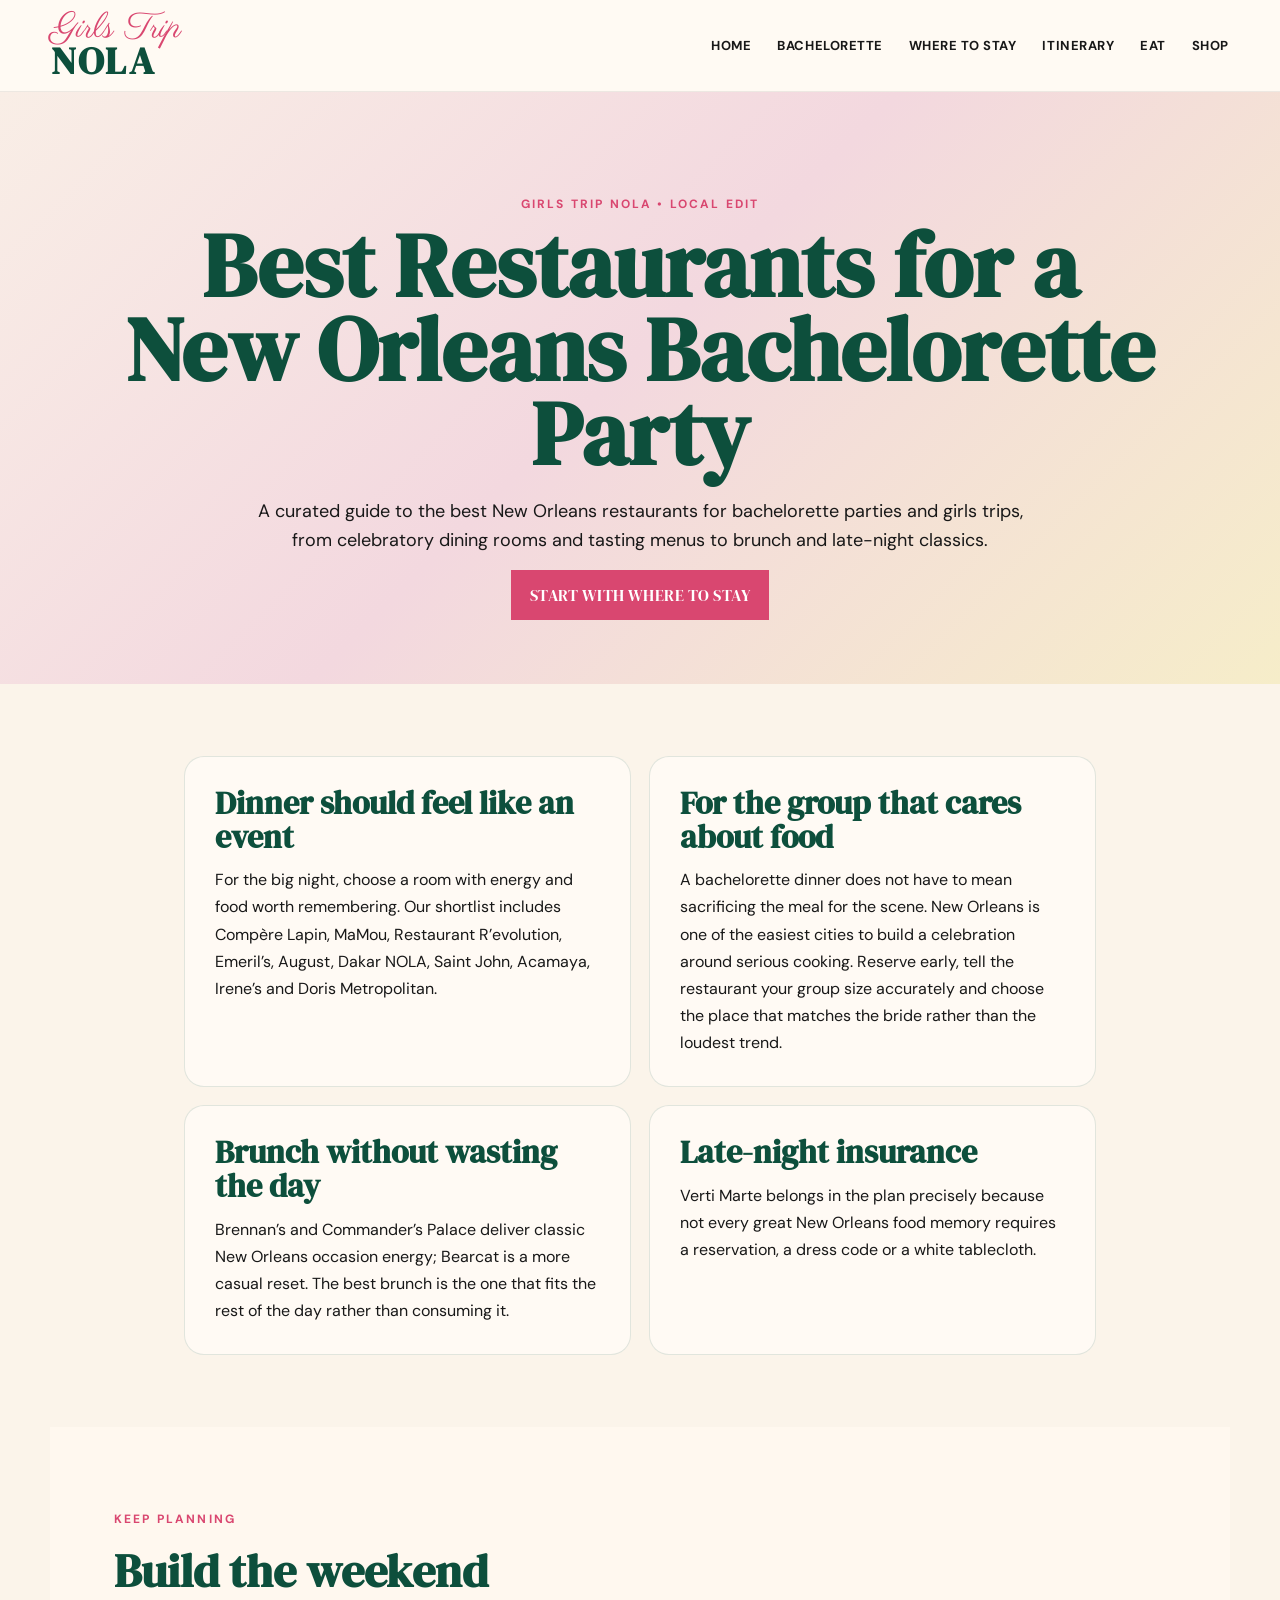
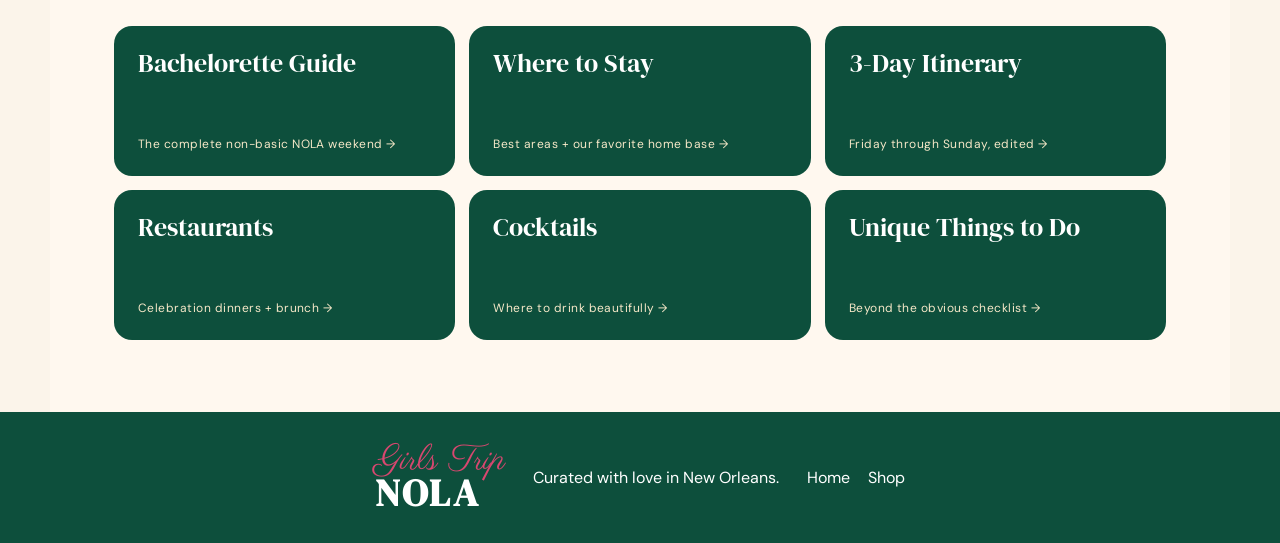
<file: best-restaurants-new-orleans-bachelorette.html>
<!doctype html><html lang="en"><head><meta charset="utf-8"><meta name="viewport" content="width=device-width,initial-scale=1"><title>Best Restaurants in New Orleans for a Bachelorette Party | Girls Trip NOLA</title><meta name="description" content="A curated guide to the best New Orleans restaurants for bachelorette parties and girls trips, from celebratory dining rooms and tasting menus to brunch and late-night classics."><meta name="robots" content="index,follow,max-image-preview:large"><link rel="canonical" href="https://www.neworleansgirlstripguide.com/best-restaurants-new-orleans-bachelorette.html"><meta property="og:type" content="article"><meta property="og:title" content="Best Restaurants in New Orleans for a Bachelorette Party | Girls Trip NOLA"><meta property="og:description" content="A curated guide to the best New Orleans restaurants for bachelorette parties and girls trips, from celebratory dining rooms and tasting menus to brunch and late-night classics."><meta property="og:url" content="https://www.neworleansgirlstripguide.com/best-restaurants-new-orleans-bachelorette.html"><meta property="og:image" content="https://www.neworleansgirlstripguide.com/assets/hero-art.png"><script type="application/ld+json">{"@context": "https://schema.org", "@type": "Article", "headline": "Best Restaurants for a New Orleans Bachelorette Party", "description": "A curated guide to the best New Orleans restaurants for bachelorette parties and girls trips, from celebratory dining rooms and tasting menus to brunch and late-night classics.", "mainEntityOfPage": "https://www.neworleansgirlstripguide.com/best-restaurants-new-orleans-bachelorette.html", "publisher": {"@type": "Organization", "name": "Girls Trip NOLA", "url": "https://www.neworleansgirlstripguide.com/"}}</script><link rel="preconnect" href="https://fonts.googleapis.com"><link rel="preconnect" href="https://fonts.gstatic.com" crossorigin><link href="https://fonts.googleapis.com/css2?family=DM+Sans:wght@400;500;600;700&family=DM+Serif+Display:ital@0;1&family=Parisienne&display=swap" rel="stylesheet"><link rel="stylesheet" href="styles.css?v=14"></head><body><header class="site-header"><a class="brand" href="index.html"><span>Girls Trip</span><strong>NOLA</strong></a><button class="menu-toggle" aria-label="Open menu">☰</button><nav><a href="index.html">HOME</a><a href="new-orleans-bachelorette-party.html">BACHELORETTE</a><a href="where-to-stay-new-orleans-bachelorette.html">WHERE TO STAY</a><a href="new-orleans-bachelorette-itinerary.html">ITINERARY</a><a href="best-restaurants-new-orleans-bachelorette.html">EAT</a><a href="shop.html">SHOP</a></nav></header><main><section class="seo-hero"><p class="eyebrow">GIRLS TRIP NOLA • LOCAL EDIT</p><h1>Best Restaurants for a New Orleans Bachelorette Party</h1><p>A curated guide to the best New Orleans restaurants for bachelorette parties and girls trips, from celebratory dining rooms and tasting menus to brunch and late-night classics.</p><a class="hero-btn" href="index.html#stay">START WITH WHERE TO STAY</a></section><section class="seo-editorial section-wrap"><article><h2>Dinner should feel like an event</h2><p>For the big night, choose a room with energy and food worth remembering. Our shortlist includes Compère Lapin, MaMou, Restaurant R’evolution, Emeril’s, August, Dakar NOLA, Saint John, Acamaya, Irene’s and Doris Metropolitan.</p></article><article><h2>For the group that cares about food</h2><p>A bachelorette dinner does not have to mean sacrificing the meal for the scene. New Orleans is one of the easiest cities to build a celebration around serious cooking. Reserve early, tell the restaurant your group size accurately and choose the place that matches the bride rather than the loudest trend.</p></article><article><h2>Brunch without wasting the day</h2><p>Brennan’s and Commander’s Palace deliver classic New Orleans occasion energy; Bearcat is a more casual reset. The best brunch is the one that fits the rest of the day rather than consuming it.</p></article><article><h2>Late-night insurance</h2><p>Verti Marte belongs in the plan precisely because not every great New Orleans food memory requires a reservation, a dress code or a white tablecloth.</p></article></section><section class="seo-related section-wrap"><p class="eyebrow">KEEP PLANNING</p><h2>Build the weekend</h2><div class="seo-link-grid"><a href="new-orleans-bachelorette-party.html">Bachelorette Guide<span>The complete non-basic NOLA weekend →</span></a><a href="where-to-stay-new-orleans-bachelorette.html">Where to Stay<span>Best areas + our favorite home base →</span></a><a href="new-orleans-bachelorette-itinerary.html">3-Day Itinerary<span>Friday through Sunday, edited →</span></a><a href="best-restaurants-new-orleans-bachelorette.html">Restaurants<span>Celebration dinners + brunch →</span></a><a href="best-cocktail-bars-new-orleans-bachelorette.html">Cocktails<span>Where to drink beautifully →</span></a><a href="unique-things-to-do-new-orleans-bachelorette.html">Unique Things to Do<span>Beyond the obvious checklist →</span></a></div></section></main><footer><div class="brand footer-brand"><span>Girls Trip</span><strong>NOLA</strong></div><p>Curated with love in New Orleans.</p><nav><a href="index.html">Home</a><a href="shop.html">Shop</a></nav></footer><script src="script.js?v=14"></script></body></html>
</file>
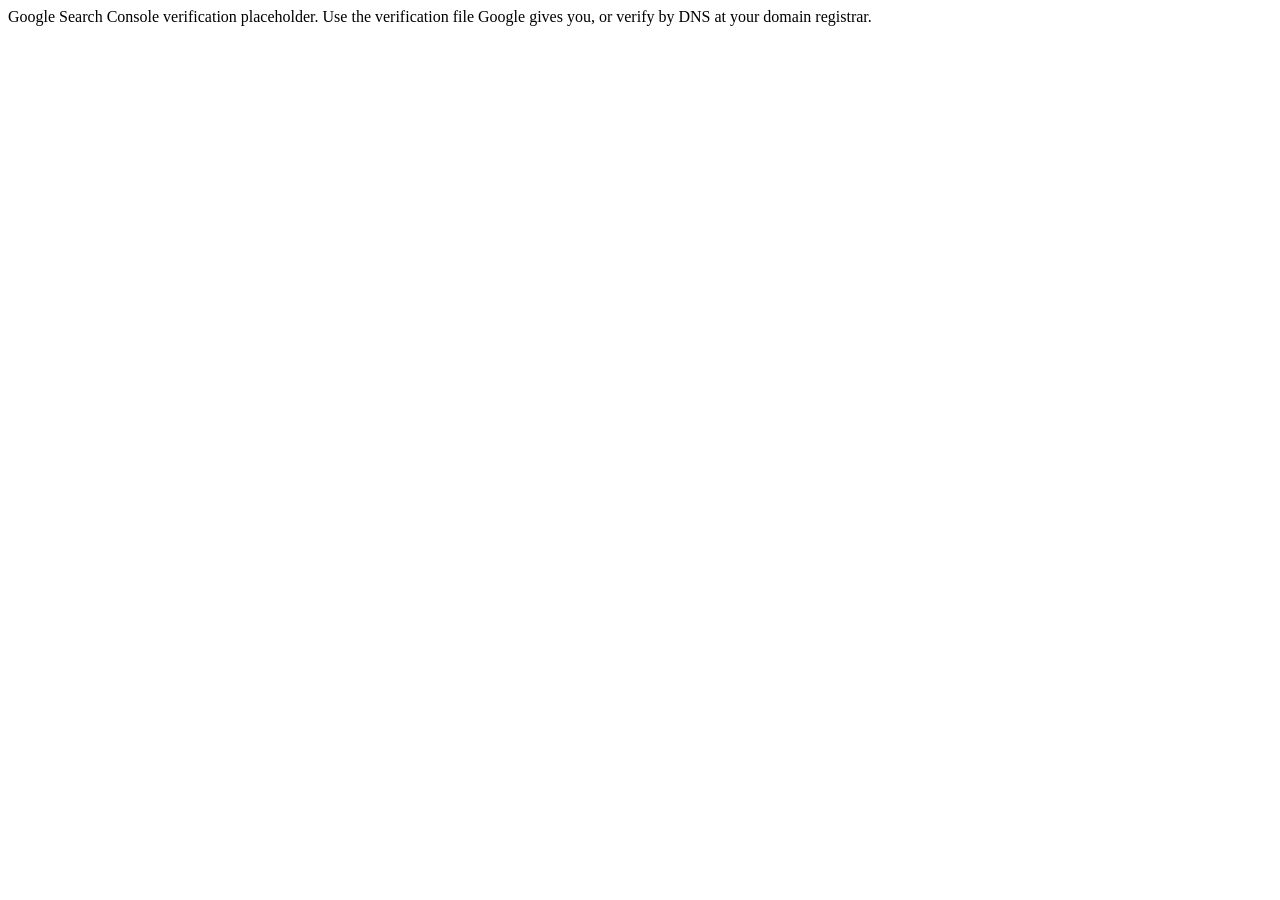
<file: google-site-verification.html>
<!doctype html><html><head><meta name="robots" content="noindex"></head><body>Google Search Console verification placeholder. Use the verification file Google gives you, or verify by DNS at your domain registrar.</body></html>
</file>
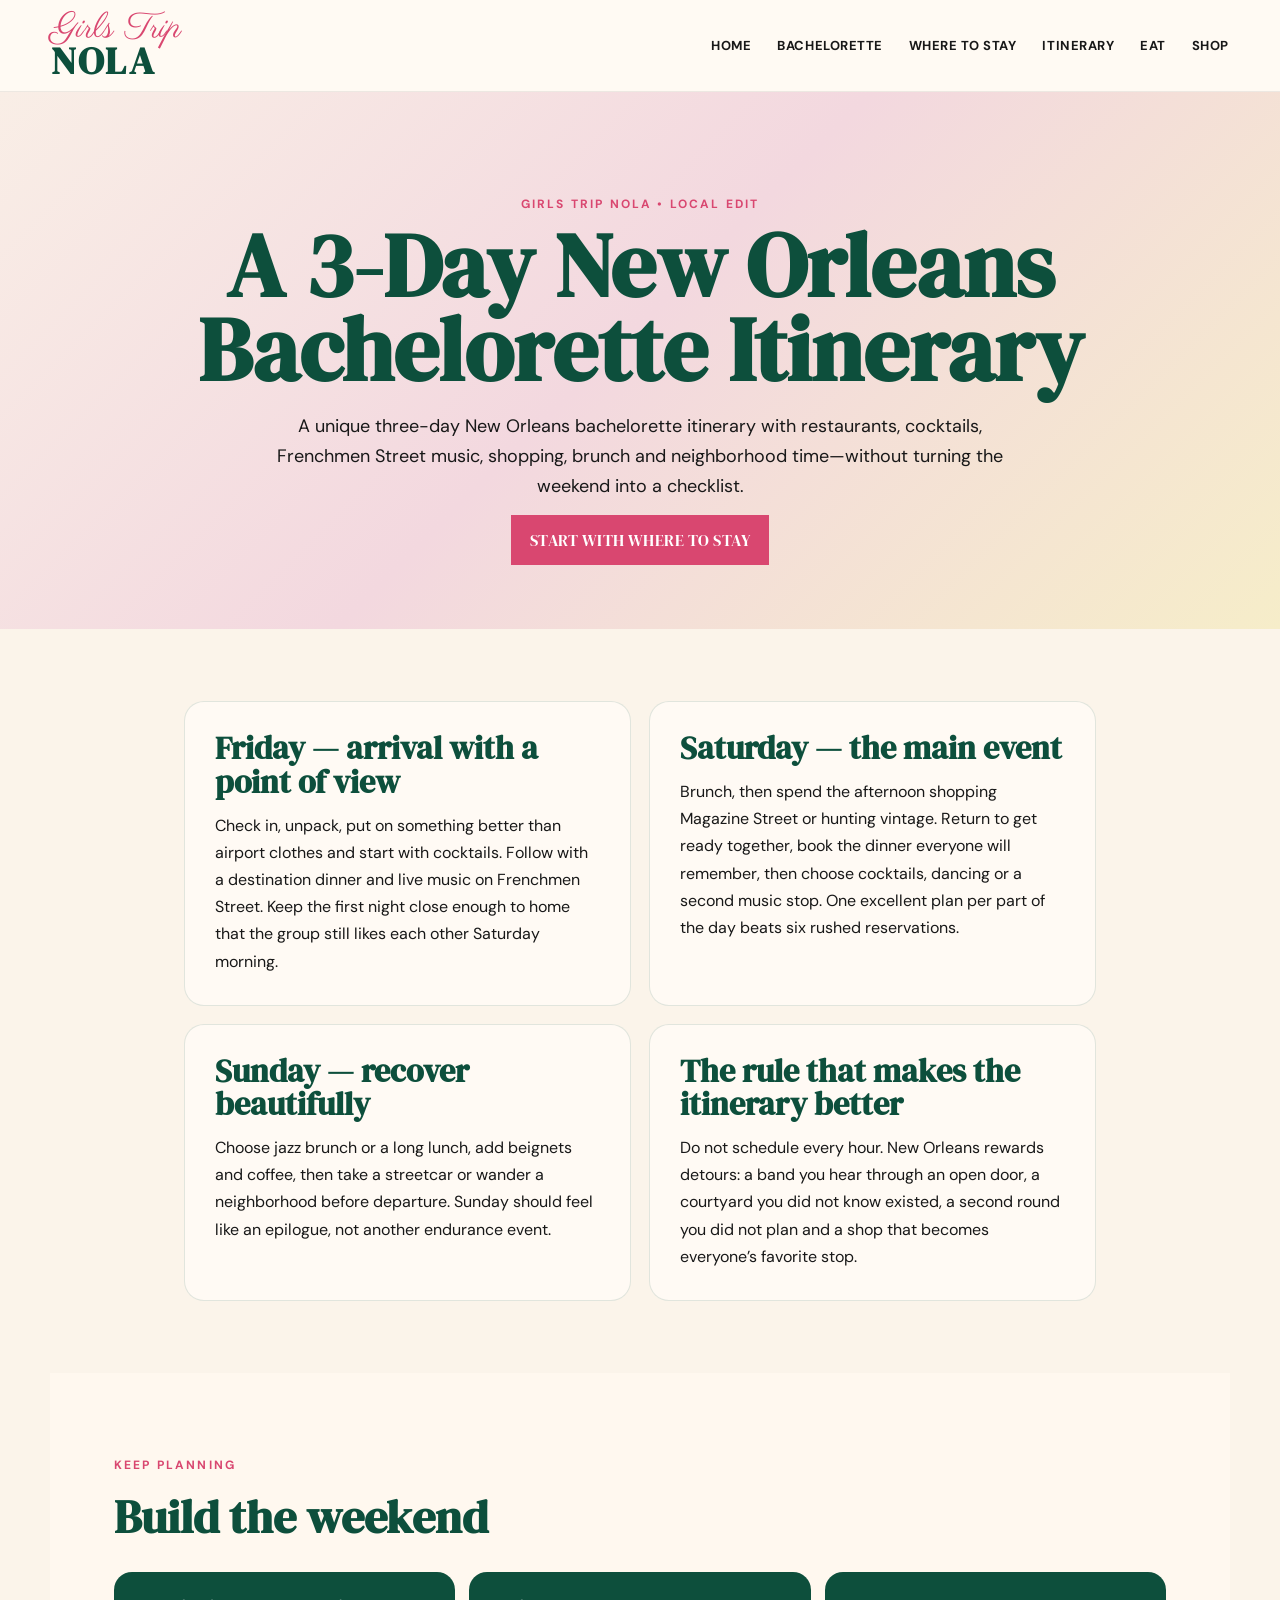
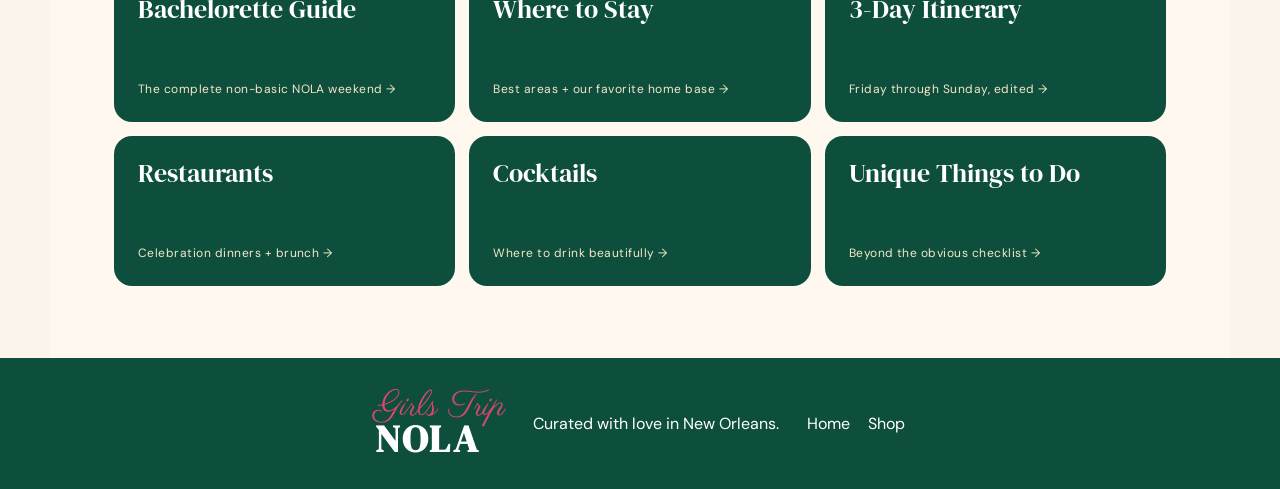
<file: new-orleans-bachelorette-itinerary.html>
<!doctype html><html lang="en"><head><meta charset="utf-8"><meta name="viewport" content="width=device-width,initial-scale=1"><title>3-Day New Orleans Bachelorette Itinerary | Girls Trip NOLA</title><meta name="description" content="A unique three-day New Orleans bachelorette itinerary with restaurants, cocktails, Frenchmen Street music, shopping, brunch and neighborhood time—without turning the weekend into a checklist."><meta name="robots" content="index,follow,max-image-preview:large"><link rel="canonical" href="https://www.neworleansgirlstripguide.com/new-orleans-bachelorette-itinerary.html"><meta property="og:type" content="article"><meta property="og:title" content="3-Day New Orleans Bachelorette Itinerary | Girls Trip NOLA"><meta property="og:description" content="A unique three-day New Orleans bachelorette itinerary with restaurants, cocktails, Frenchmen Street music, shopping, brunch and neighborhood time—without turning the weekend into a checklist."><meta property="og:url" content="https://www.neworleansgirlstripguide.com/new-orleans-bachelorette-itinerary.html"><meta property="og:image" content="https://www.neworleansgirlstripguide.com/assets/hero-art.png"><script type="application/ld+json">{"@context": "https://schema.org", "@type": "Article", "headline": "A 3-Day New Orleans Bachelorette Itinerary", "description": "A unique three-day New Orleans bachelorette itinerary with restaurants, cocktails, Frenchmen Street music, shopping, brunch and neighborhood time\u2014without turning the weekend into a checklist.", "mainEntityOfPage": "https://www.neworleansgirlstripguide.com/new-orleans-bachelorette-itinerary.html", "publisher": {"@type": "Organization", "name": "Girls Trip NOLA", "url": "https://www.neworleansgirlstripguide.com/"}}</script><link rel="preconnect" href="https://fonts.googleapis.com"><link rel="preconnect" href="https://fonts.gstatic.com" crossorigin><link href="https://fonts.googleapis.com/css2?family=DM+Sans:wght@400;500;600;700&family=DM+Serif+Display:ital@0;1&family=Parisienne&display=swap" rel="stylesheet"><link rel="stylesheet" href="styles.css?v=14"></head><body><header class="site-header"><a class="brand" href="index.html"><span>Girls Trip</span><strong>NOLA</strong></a><button class="menu-toggle" aria-label="Open menu">☰</button><nav><a href="index.html">HOME</a><a href="new-orleans-bachelorette-party.html">BACHELORETTE</a><a href="where-to-stay-new-orleans-bachelorette.html">WHERE TO STAY</a><a href="new-orleans-bachelorette-itinerary.html">ITINERARY</a><a href="best-restaurants-new-orleans-bachelorette.html">EAT</a><a href="shop.html">SHOP</a></nav></header><main><section class="seo-hero"><p class="eyebrow">GIRLS TRIP NOLA • LOCAL EDIT</p><h1>A 3-Day New Orleans Bachelorette Itinerary</h1><p>A unique three-day New Orleans bachelorette itinerary with restaurants, cocktails, Frenchmen Street music, shopping, brunch and neighborhood time—without turning the weekend into a checklist.</p><a class="hero-btn" href="index.html#stay">START WITH WHERE TO STAY</a></section><section class="seo-editorial section-wrap"><article><h2>Friday — arrival with a point of view</h2><p>Check in, unpack, put on something better than airport clothes and start with cocktails. Follow with a destination dinner and live music on Frenchmen Street. Keep the first night close enough to home that the group still likes each other Saturday morning.</p></article><article><h2>Saturday — the main event</h2><p>Brunch, then spend the afternoon shopping Magazine Street or hunting vintage. Return to get ready together, book the dinner everyone will remember, then choose cocktails, dancing or a second music stop. One excellent plan per part of the day beats six rushed reservations.</p></article><article><h2>Sunday — recover beautifully</h2><p>Choose jazz brunch or a long lunch, add beignets and coffee, then take a streetcar or wander a neighborhood before departure. Sunday should feel like an epilogue, not another endurance event.</p></article><article><h2>The rule that makes the itinerary better</h2><p>Do not schedule every hour. New Orleans rewards detours: a band you hear through an open door, a courtyard you did not know existed, a second round you did not plan and a shop that becomes everyone’s favorite stop.</p></article></section><section class="seo-related section-wrap"><p class="eyebrow">KEEP PLANNING</p><h2>Build the weekend</h2><div class="seo-link-grid"><a href="new-orleans-bachelorette-party.html">Bachelorette Guide<span>The complete non-basic NOLA weekend →</span></a><a href="where-to-stay-new-orleans-bachelorette.html">Where to Stay<span>Best areas + our favorite home base →</span></a><a href="new-orleans-bachelorette-itinerary.html">3-Day Itinerary<span>Friday through Sunday, edited →</span></a><a href="best-restaurants-new-orleans-bachelorette.html">Restaurants<span>Celebration dinners + brunch →</span></a><a href="best-cocktail-bars-new-orleans-bachelorette.html">Cocktails<span>Where to drink beautifully →</span></a><a href="unique-things-to-do-new-orleans-bachelorette.html">Unique Things to Do<span>Beyond the obvious checklist →</span></a></div></section></main><footer><div class="brand footer-brand"><span>Girls Trip</span><strong>NOLA</strong></div><p>Curated with love in New Orleans.</p><nav><a href="index.html">Home</a><a href="shop.html">Shop</a></nav></footer><script src="script.js?v=14"></script></body></html>
</file>
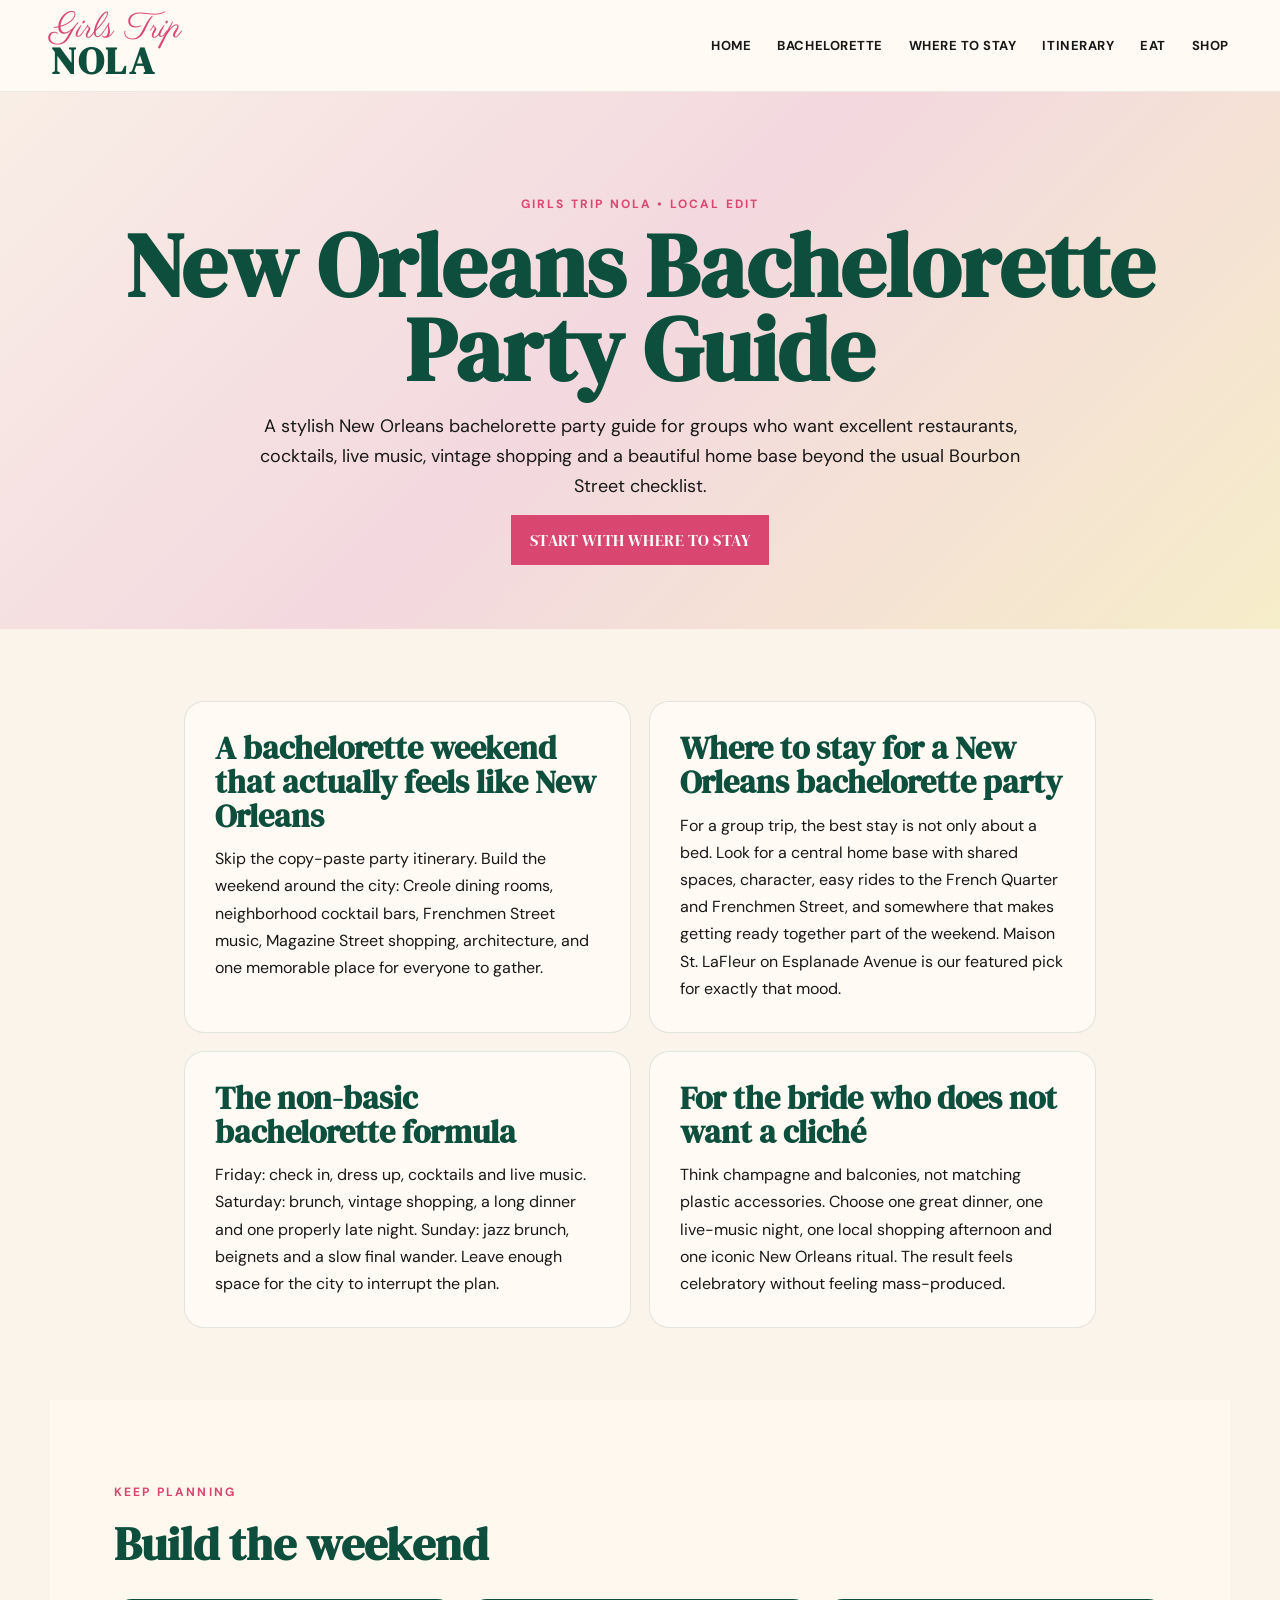
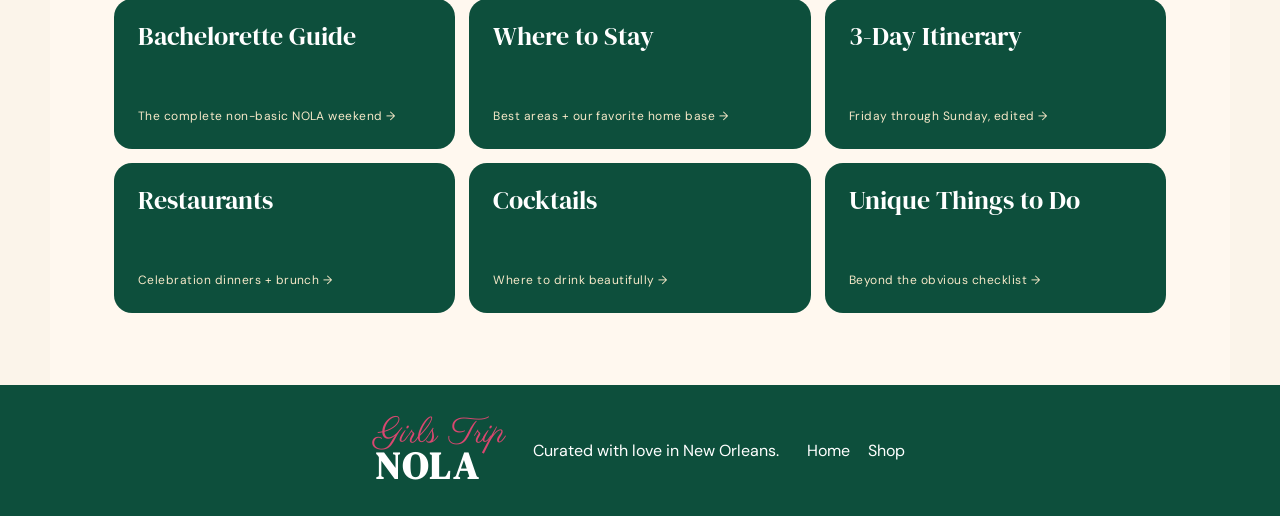
<file: new-orleans-bachelorette-party.html>
<!doctype html><html lang="en"><head><meta charset="utf-8"><meta name="viewport" content="width=device-width,initial-scale=1"><title>New Orleans Bachelorette Party Guide | Unique NOLA Weekend Ideas</title><meta name="description" content="A stylish New Orleans bachelorette party guide for groups who want excellent restaurants, cocktails, live music, vintage shopping and a beautiful home base beyond the usual Bourbon Street checklist."><meta name="robots" content="index,follow,max-image-preview:large"><link rel="canonical" href="https://www.neworleansgirlstripguide.com/new-orleans-bachelorette-party.html"><meta property="og:type" content="article"><meta property="og:title" content="New Orleans Bachelorette Party Guide | Unique NOLA Weekend Ideas"><meta property="og:description" content="A stylish New Orleans bachelorette party guide for groups who want excellent restaurants, cocktails, live music, vintage shopping and a beautiful home base beyond the usual Bourbon Street checklist."><meta property="og:url" content="https://www.neworleansgirlstripguide.com/new-orleans-bachelorette-party.html"><meta property="og:image" content="https://www.neworleansgirlstripguide.com/assets/hero-art.png"><script type="application/ld+json">{"@context": "https://schema.org", "@type": "Article", "headline": "New Orleans Bachelorette Party Guide", "description": "A stylish New Orleans bachelorette party guide for groups who want excellent restaurants, cocktails, live music, vintage shopping and a beautiful home base beyond the usual Bourbon Street checklist.", "mainEntityOfPage": "https://www.neworleansgirlstripguide.com/new-orleans-bachelorette-party.html", "publisher": {"@type": "Organization", "name": "Girls Trip NOLA", "url": "https://www.neworleansgirlstripguide.com/"}}</script><link rel="preconnect" href="https://fonts.googleapis.com"><link rel="preconnect" href="https://fonts.gstatic.com" crossorigin><link href="https://fonts.googleapis.com/css2?family=DM+Sans:wght@400;500;600;700&family=DM+Serif+Display:ital@0;1&family=Parisienne&display=swap" rel="stylesheet"><link rel="stylesheet" href="styles.css?v=14"></head><body><header class="site-header"><a class="brand" href="index.html"><span>Girls Trip</span><strong>NOLA</strong></a><button class="menu-toggle" aria-label="Open menu">☰</button><nav><a href="index.html">HOME</a><a href="new-orleans-bachelorette-party.html">BACHELORETTE</a><a href="where-to-stay-new-orleans-bachelorette.html">WHERE TO STAY</a><a href="new-orleans-bachelorette-itinerary.html">ITINERARY</a><a href="best-restaurants-new-orleans-bachelorette.html">EAT</a><a href="shop.html">SHOP</a></nav></header><main><section class="seo-hero"><p class="eyebrow">GIRLS TRIP NOLA • LOCAL EDIT</p><h1>New Orleans Bachelorette Party Guide</h1><p>A stylish New Orleans bachelorette party guide for groups who want excellent restaurants, cocktails, live music, vintage shopping and a beautiful home base beyond the usual Bourbon Street checklist.</p><a class="hero-btn" href="index.html#stay">START WITH WHERE TO STAY</a></section><section class="seo-editorial section-wrap"><article><h2>A bachelorette weekend that actually feels like New Orleans</h2><p>Skip the copy-paste party itinerary. Build the weekend around the city: Creole dining rooms, neighborhood cocktail bars, Frenchmen Street music, Magazine Street shopping, architecture, and one memorable place for everyone to gather.</p></article><article><h2>Where to stay for a New Orleans bachelorette party</h2><p>For a group trip, the best stay is not only about a bed. Look for a central home base with shared spaces, character, easy rides to the French Quarter and Frenchmen Street, and somewhere that makes getting ready together part of the weekend. Maison St. LaFleur on Esplanade Avenue is our featured pick for exactly that mood.</p></article><article><h2>The non-basic bachelorette formula</h2><p>Friday: check in, dress up, cocktails and live music. Saturday: brunch, vintage shopping, a long dinner and one properly late night. Sunday: jazz brunch, beignets and a slow final wander. Leave enough space for the city to interrupt the plan.</p></article><article><h2>For the bride who does not want a cliché</h2><p>Think champagne and balconies, not matching plastic accessories. Choose one great dinner, one live-music night, one local shopping afternoon and one iconic New Orleans ritual. The result feels celebratory without feeling mass-produced.</p></article></section><section class="seo-related section-wrap"><p class="eyebrow">KEEP PLANNING</p><h2>Build the weekend</h2><div class="seo-link-grid"><a href="new-orleans-bachelorette-party.html">Bachelorette Guide<span>The complete non-basic NOLA weekend →</span></a><a href="where-to-stay-new-orleans-bachelorette.html">Where to Stay<span>Best areas + our favorite home base →</span></a><a href="new-orleans-bachelorette-itinerary.html">3-Day Itinerary<span>Friday through Sunday, edited →</span></a><a href="best-restaurants-new-orleans-bachelorette.html">Restaurants<span>Celebration dinners + brunch →</span></a><a href="best-cocktail-bars-new-orleans-bachelorette.html">Cocktails<span>Where to drink beautifully →</span></a><a href="unique-things-to-do-new-orleans-bachelorette.html">Unique Things to Do<span>Beyond the obvious checklist →</span></a></div></section></main><footer><div class="brand footer-brand"><span>Girls Trip</span><strong>NOLA</strong></div><p>Curated with love in New Orleans.</p><nav><a href="index.html">Home</a><a href="shop.html">Shop</a></nav></footer><script src="script.js?v=14"></script></body></html>
</file>
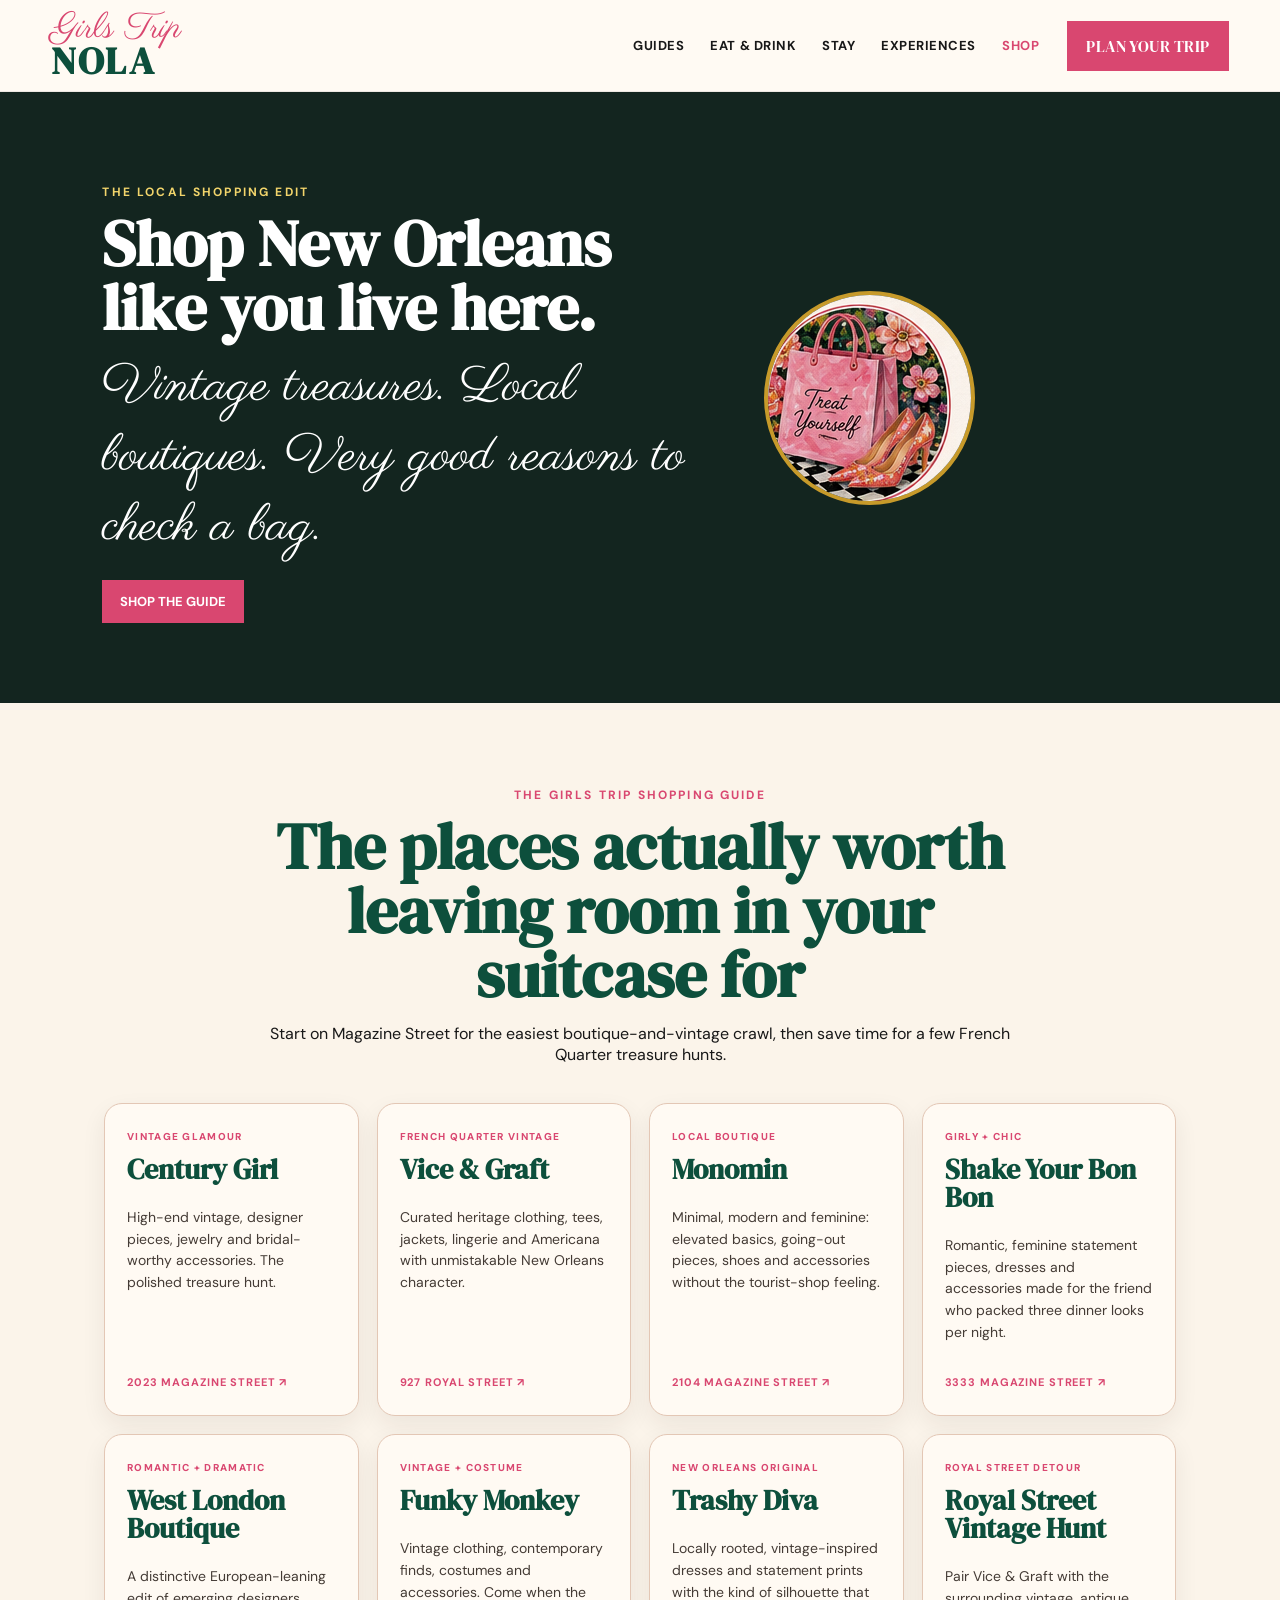
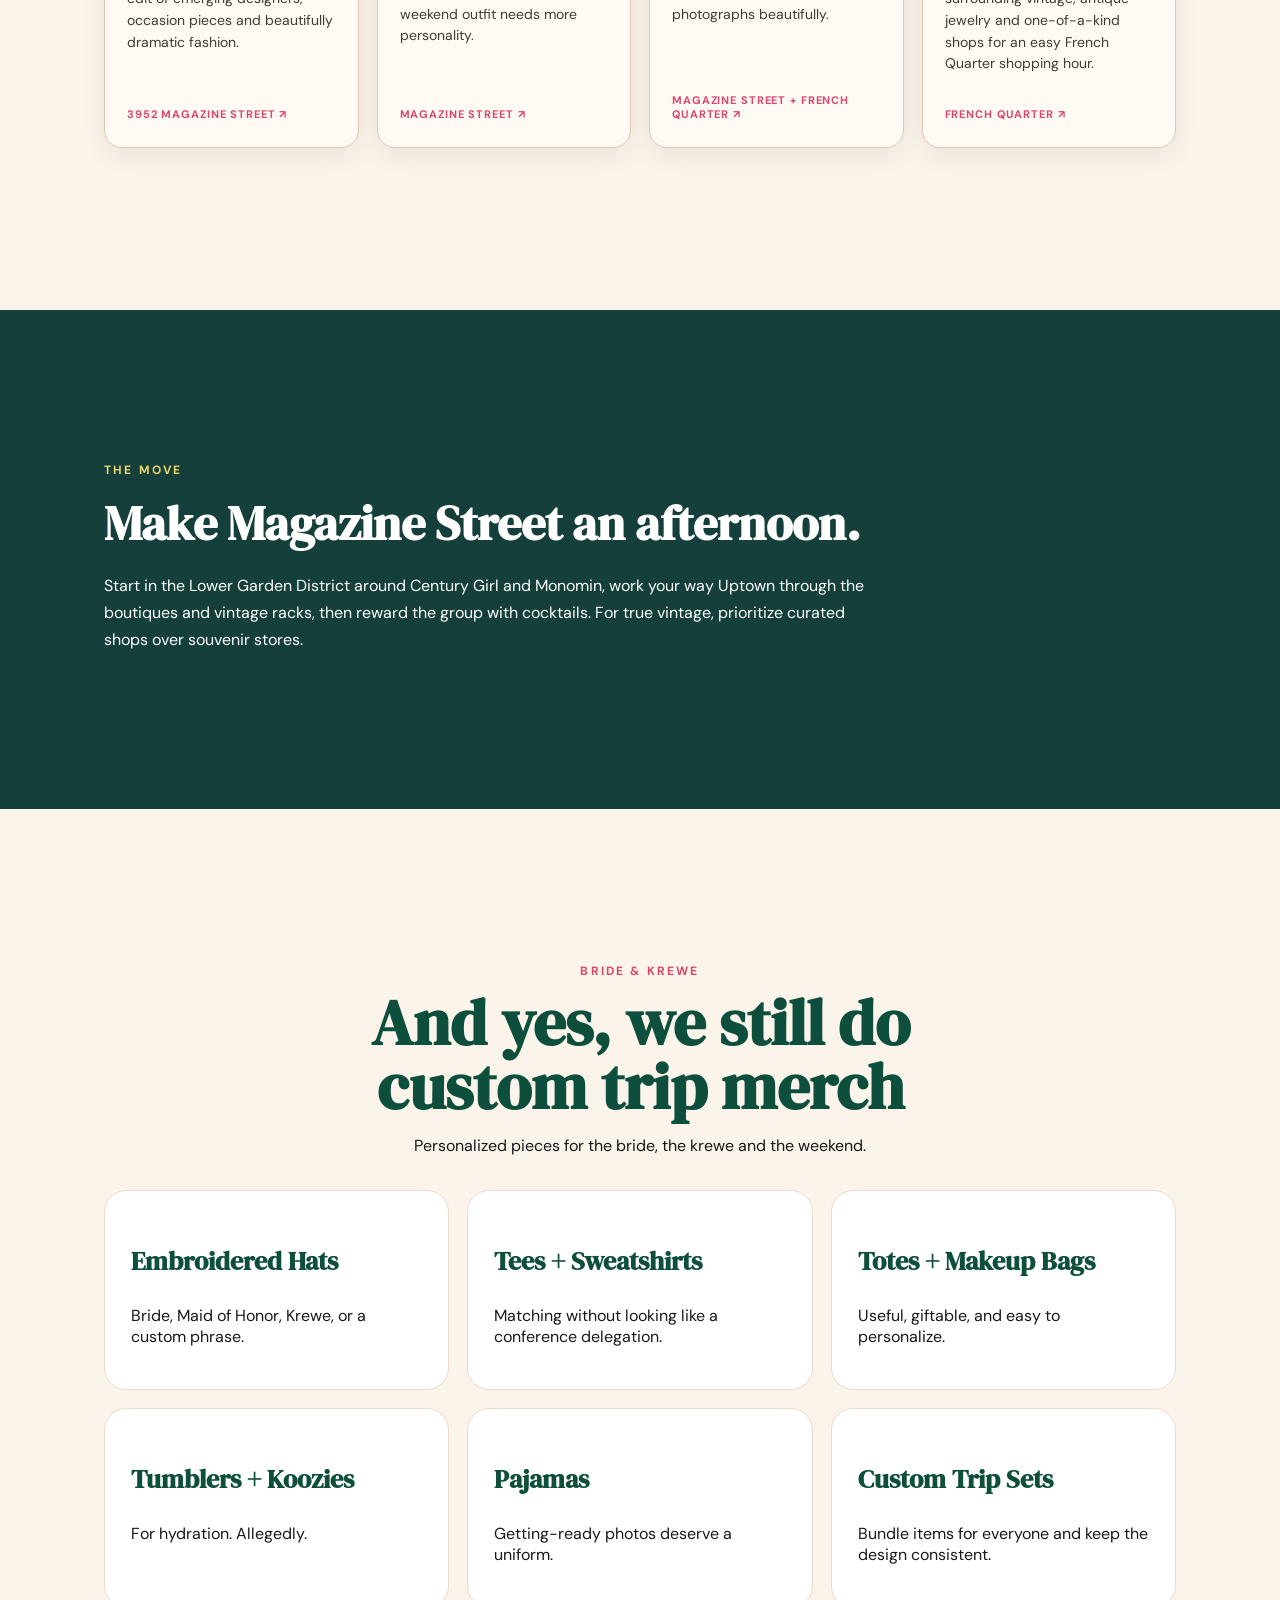
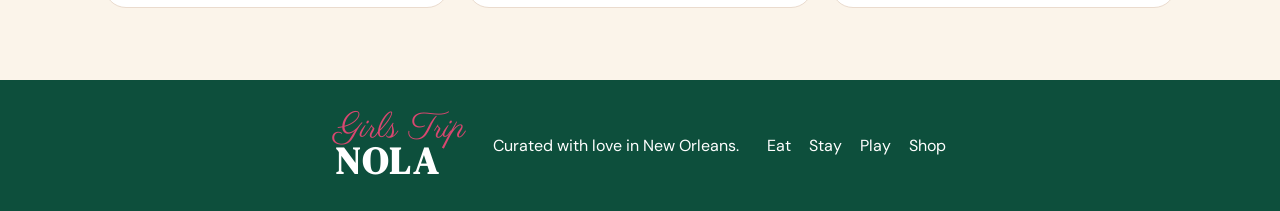
<file: shop.html>
<!doctype html><html lang="en"><head><meta charset="utf-8"><meta name="viewport" content="width=device-width,initial-scale=1"><title>Best Boutiques & Vintage Shopping in New Orleans | Girls Trip NOLA</title><meta name="description" content="A curated New Orleans shopping guide for girls trips: the best local boutiques, vintage clothing, designer finds and Magazine Street shopping."><meta name="robots" content="index,follow,max-image-preview:large"><link rel="canonical" href="https://www.neworleansgirlstripguide.com/shop.html"><meta property="og:url" content="https://www.neworleansgirlstripguide.com/shop.html"><link rel="preconnect" href="https://fonts.googleapis.com"><link rel="preconnect" href="https://fonts.gstatic.com" crossorigin><link href="https://fonts.googleapis.com/css2?family=DM+Sans:wght@400;500;600;700&family=DM+Serif+Display:ital@0;1&family=Parisienne&display=swap" rel="stylesheet"><link rel="stylesheet" href="styles.css?v=12"></head><body>
<header class="site-header"><a class="brand" href="index.html"><span>Girls Trip</span><strong>NOLA</strong></a><nav><a href="index.html#guide">GUIDES</a><a href="index.html#eat">EAT & DRINK</a><a href="index.html#stay">STAY</a><a href="index.html#experiences">EXPERIENCES</a><a class="active" href="shop.html">SHOP</a></nav><a class="plan-btn" href="index.html#stay">PLAN YOUR TRIP</a></header>
<main>
<section class="shop-hero"><div><p class="eyebrow gold">THE LOCAL SHOPPING EDIT</p><h1>Shop New Orleans like you live here.</h1><p class="script">Vintage treasures. Local boutiques. Very good reasons to check a bag.</p><a class="btn pink" href="#shopping-guide">SHOP THE GUIDE</a></div><img src="assets/shop.png" alt="New Orleans girls trip shopping guide for boutiques and vintage clothing"></section>
<section id="shopping-guide" class="section-wrap"><div class="section-heading centered"><p class="eyebrow">THE GIRLS TRIP SHOPPING GUIDE</p><h2>The places actually worth leaving room in your suitcase for</h2><p>Start on Magazine Street for the easiest boutique-and-vintage crawl, then save time for a few French Quarter treasure hunts.</p></div>
<div class="shopping-edit-grid">
<a class="shopping-edit-card" href="https://www.centurygirlvintage.com/" target="_blank" rel="noopener"><span>VINTAGE GLAMOUR</span><h3>Century Girl</h3><p>High-end vintage, designer pieces, jewelry and bridal-worthy accessories. The polished treasure hunt.</p><b>2023 Magazine Street ↗</b></a>
<a class="shopping-edit-card" href="https://viceandgraft.com/" target="_blank" rel="noopener"><span>FRENCH QUARTER VINTAGE</span><h3>Vice & Graft</h3><p>Curated heritage clothing, tees, jackets, lingerie and Americana with unmistakable New Orleans character.</p><b>927 Royal Street ↗</b></a>
<a class="shopping-edit-card" href="https://monomin.com/" target="_blank" rel="noopener"><span>LOCAL BOUTIQUE</span><h3>Monomin</h3><p>Minimal, modern and feminine: elevated basics, going-out pieces, shoes and accessories without the tourist-shop feeling.</p><b>2104 Magazine Street ↗</b></a>
<a class="shopping-edit-card" href="https://shopshakeyourbonbon.com/" target="_blank" rel="noopener"><span>GIRLY + CHIC</span><h3>Shake Your Bon Bon</h3><p>Romantic, feminine statement pieces, dresses and accessories made for the friend who packed three dinner looks per night.</p><b>3333 Magazine Street ↗</b></a>
<a class="shopping-edit-card" href="https://www.westlondonboutique.com/" target="_blank" rel="noopener"><span>ROMANTIC + DRAMATIC</span><h3>West London Boutique</h3><p>A distinctive European-leaning edit of emerging designers, occasion pieces and beautifully dramatic fashion.</p><b>3952 Magazine Street ↗</b></a>
<a class="shopping-edit-card" href="https://www.funkymonkeynola.com/" target="_blank" rel="noopener"><span>VINTAGE + COSTUME</span><h3>Funky Monkey</h3><p>Vintage clothing, contemporary finds, costumes and accessories. Come when the weekend outfit needs more personality.</p><b>Magazine Street ↗</b></a>
<a class="shopping-edit-card" href="https://www.trashydiva.com/" target="_blank" rel="noopener"><span>NEW ORLEANS ORIGINAL</span><h3>Trashy Diva</h3><p>Locally rooted, vintage-inspired dresses and statement prints with the kind of silhouette that photographs beautifully.</p><b>Magazine Street + French Quarter ↗</b></a>
<a class="shopping-edit-card" href="https://viceandgraft.com/" target="_blank" rel="noopener"><span>ROYAL STREET DETOUR</span><h3>Royal Street Vintage Hunt</h3><p>Pair Vice & Graft with the surrounding vintage, antique jewelry and one-of-a-kind shops for an easy French Quarter shopping hour.</p><b>French Quarter ↗</b></a>
</div></section>
<section class="shopping-route"><div class="section-wrap"><p class="eyebrow gold">THE MOVE</p><h2>Make Magazine Street an afternoon.</h2><p>Start in the Lower Garden District around Century Girl and Monomin, work your way Uptown through the boutiques and vintage racks, then reward the group with cocktails. For true vintage, prioritize curated shops over souvenir stores.</p></div></section>
<section class="section-wrap"><div class="section-heading centered"><p class="eyebrow">BRIDE & KREWE</p><h2>And yes, we still do custom trip merch</h2><p>Personalized pieces for the bride, the krewe and the weekend.</p></div><div class="product-grid"><article><h3>Embroidered Hats</h3><p>Bride, Maid of Honor, Krewe, or a custom phrase.</p></article><article><h3>Tees + Sweatshirts</h3><p>Matching without looking like a conference delegation.</p></article><article><h3>Totes + Makeup Bags</h3><p>Useful, giftable, and easy to personalize.</p></article><article><h3>Tumblers + Koozies</h3><p>For hydration. Allegedly.</p></article><article><h3>Pajamas</h3><p>Getting-ready photos deserve a uniform.</p></article><article><h3>Custom Trip Sets</h3><p>Bundle items for everyone and keep the design consistent.</p></article></div></section>
</main><footer><div class="brand footer-brand"><span>Girls Trip</span><strong>NOLA</strong></div><p>Curated with love in New Orleans.</p><nav><a href="index.html#eat">Eat</a><a href="index.html#stay">Stay</a><a href="index.html#experiences">Play</a><a href="shop.html">Shop</a></nav></footer></body></html>
</file>
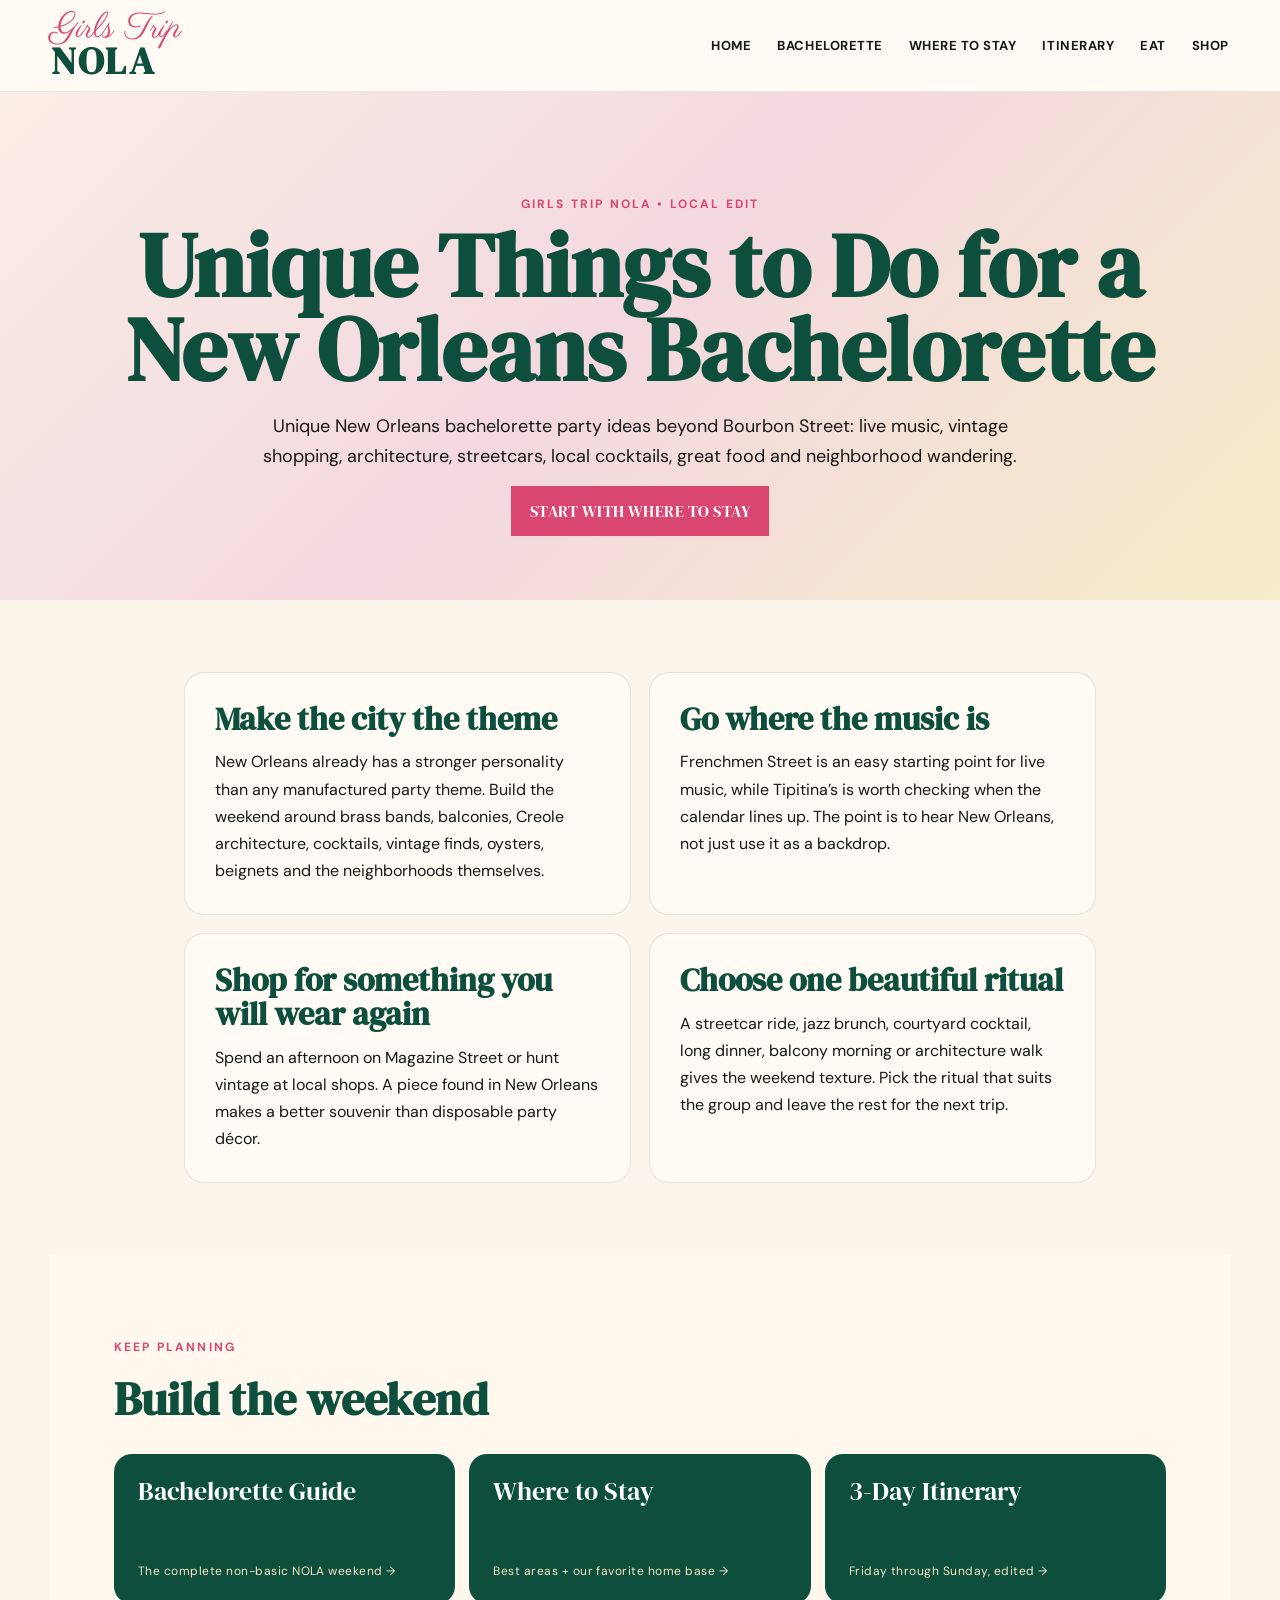
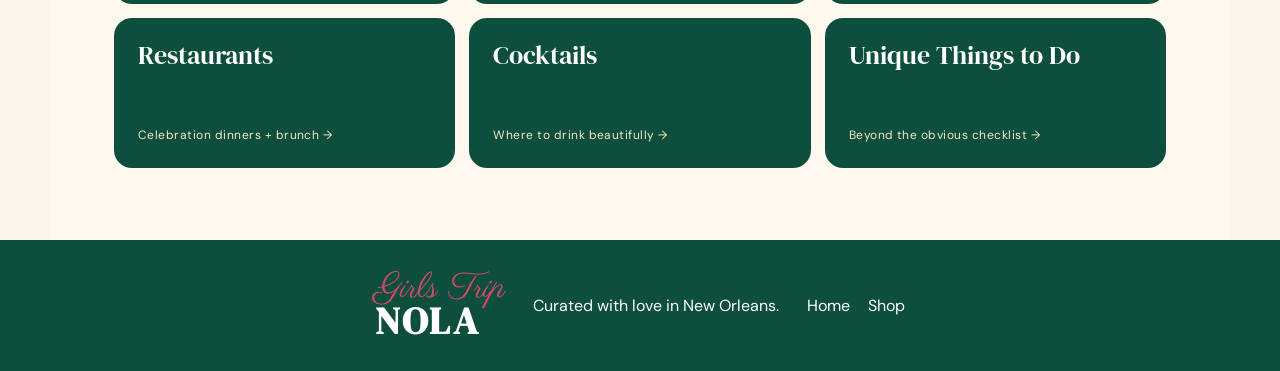
<file: unique-things-to-do-new-orleans-bachelorette.html>
<!doctype html><html lang="en"><head><meta charset="utf-8"><meta name="viewport" content="width=device-width,initial-scale=1"><title>Unique New Orleans Bachelorette Party Ideas | Girls Trip NOLA</title><meta name="description" content="Unique New Orleans bachelorette party ideas beyond Bourbon Street: live music, vintage shopping, architecture, streetcars, local cocktails, great food and neighborhood wandering."><meta name="robots" content="index,follow,max-image-preview:large"><link rel="canonical" href="https://www.neworleansgirlstripguide.com/unique-things-to-do-new-orleans-bachelorette.html"><meta property="og:type" content="article"><meta property="og:title" content="Unique New Orleans Bachelorette Party Ideas | Girls Trip NOLA"><meta property="og:description" content="Unique New Orleans bachelorette party ideas beyond Bourbon Street: live music, vintage shopping, architecture, streetcars, local cocktails, great food and neighborhood wandering."><meta property="og:url" content="https://www.neworleansgirlstripguide.com/unique-things-to-do-new-orleans-bachelorette.html"><meta property="og:image" content="https://www.neworleansgirlstripguide.com/assets/hero-art.png"><script type="application/ld+json">{"@context": "https://schema.org", "@type": "Article", "headline": "Unique Things to Do for a New Orleans Bachelorette", "description": "Unique New Orleans bachelorette party ideas beyond Bourbon Street: live music, vintage shopping, architecture, streetcars, local cocktails, great food and neighborhood wandering.", "mainEntityOfPage": "https://www.neworleansgirlstripguide.com/unique-things-to-do-new-orleans-bachelorette.html", "publisher": {"@type": "Organization", "name": "Girls Trip NOLA", "url": "https://www.neworleansgirlstripguide.com/"}}</script><link rel="preconnect" href="https://fonts.googleapis.com"><link rel="preconnect" href="https://fonts.gstatic.com" crossorigin><link href="https://fonts.googleapis.com/css2?family=DM+Sans:wght@400;500;600;700&family=DM+Serif+Display:ital@0;1&family=Parisienne&display=swap" rel="stylesheet"><link rel="stylesheet" href="styles.css?v=14"></head><body><header class="site-header"><a class="brand" href="index.html"><span>Girls Trip</span><strong>NOLA</strong></a><button class="menu-toggle" aria-label="Open menu">☰</button><nav><a href="index.html">HOME</a><a href="new-orleans-bachelorette-party.html">BACHELORETTE</a><a href="where-to-stay-new-orleans-bachelorette.html">WHERE TO STAY</a><a href="new-orleans-bachelorette-itinerary.html">ITINERARY</a><a href="best-restaurants-new-orleans-bachelorette.html">EAT</a><a href="shop.html">SHOP</a></nav></header><main><section class="seo-hero"><p class="eyebrow">GIRLS TRIP NOLA • LOCAL EDIT</p><h1>Unique Things to Do for a New Orleans Bachelorette</h1><p>Unique New Orleans bachelorette party ideas beyond Bourbon Street: live music, vintage shopping, architecture, streetcars, local cocktails, great food and neighborhood wandering.</p><a class="hero-btn" href="index.html#stay">START WITH WHERE TO STAY</a></section><section class="seo-editorial section-wrap"><article><h2>Make the city the theme</h2><p>New Orleans already has a stronger personality than any manufactured party theme. Build the weekend around brass bands, balconies, Creole architecture, cocktails, vintage finds, oysters, beignets and the neighborhoods themselves.</p></article><article><h2>Go where the music is</h2><p>Frenchmen Street is an easy starting point for live music, while Tipitina’s is worth checking when the calendar lines up. The point is to hear New Orleans, not just use it as a backdrop.</p></article><article><h2>Shop for something you will wear again</h2><p>Spend an afternoon on Magazine Street or hunt vintage at local shops. A piece found in New Orleans makes a better souvenir than disposable party décor.</p></article><article><h2>Choose one beautiful ritual</h2><p>A streetcar ride, jazz brunch, courtyard cocktail, long dinner, balcony morning or architecture walk gives the weekend texture. Pick the ritual that suits the group and leave the rest for the next trip.</p></article></section><section class="seo-related section-wrap"><p class="eyebrow">KEEP PLANNING</p><h2>Build the weekend</h2><div class="seo-link-grid"><a href="new-orleans-bachelorette-party.html">Bachelorette Guide<span>The complete non-basic NOLA weekend →</span></a><a href="where-to-stay-new-orleans-bachelorette.html">Where to Stay<span>Best areas + our favorite home base →</span></a><a href="new-orleans-bachelorette-itinerary.html">3-Day Itinerary<span>Friday through Sunday, edited →</span></a><a href="best-restaurants-new-orleans-bachelorette.html">Restaurants<span>Celebration dinners + brunch →</span></a><a href="best-cocktail-bars-new-orleans-bachelorette.html">Cocktails<span>Where to drink beautifully →</span></a><a href="unique-things-to-do-new-orleans-bachelorette.html">Unique Things to Do<span>Beyond the obvious checklist →</span></a></div></section></main><footer><div class="brand footer-brand"><span>Girls Trip</span><strong>NOLA</strong></div><p>Curated with love in New Orleans.</p><nav><a href="index.html">Home</a><a href="shop.html">Shop</a></nav></footer><script src="script.js?v=14"></script></body></html>
</file>
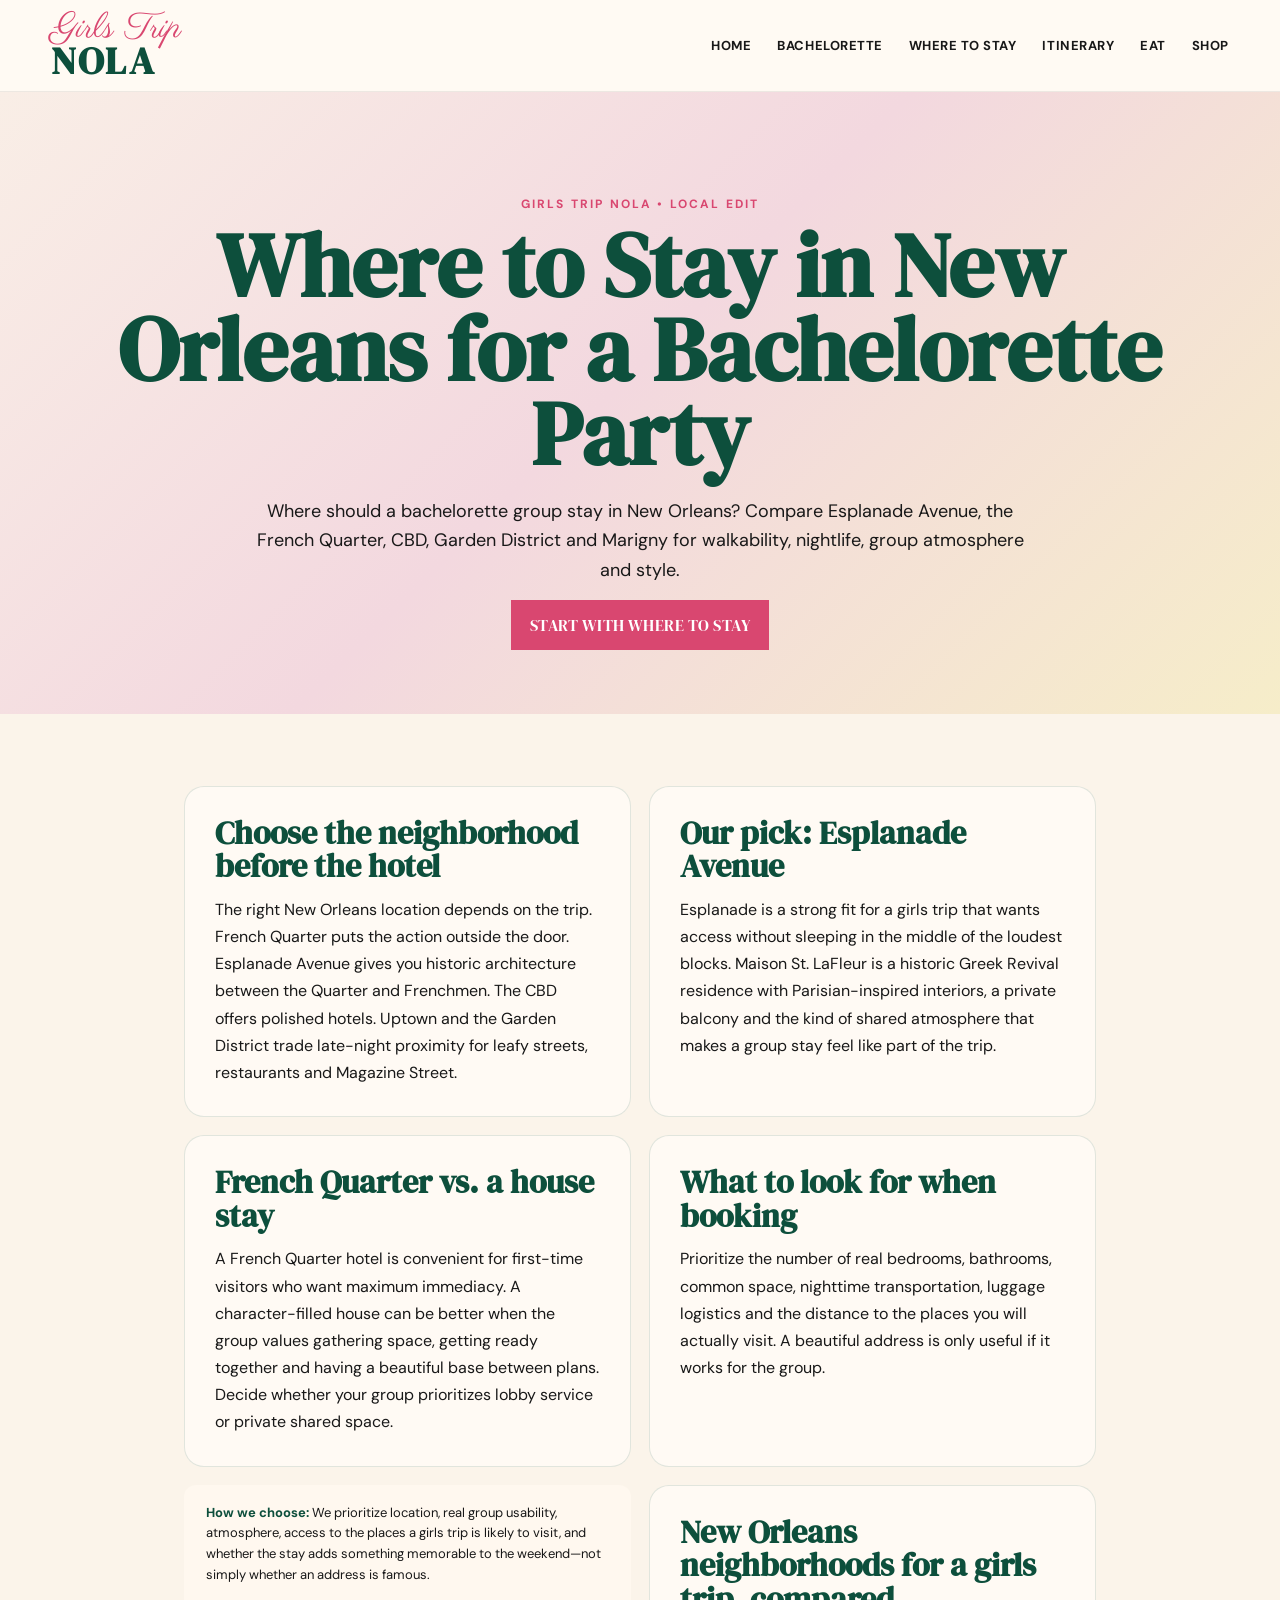
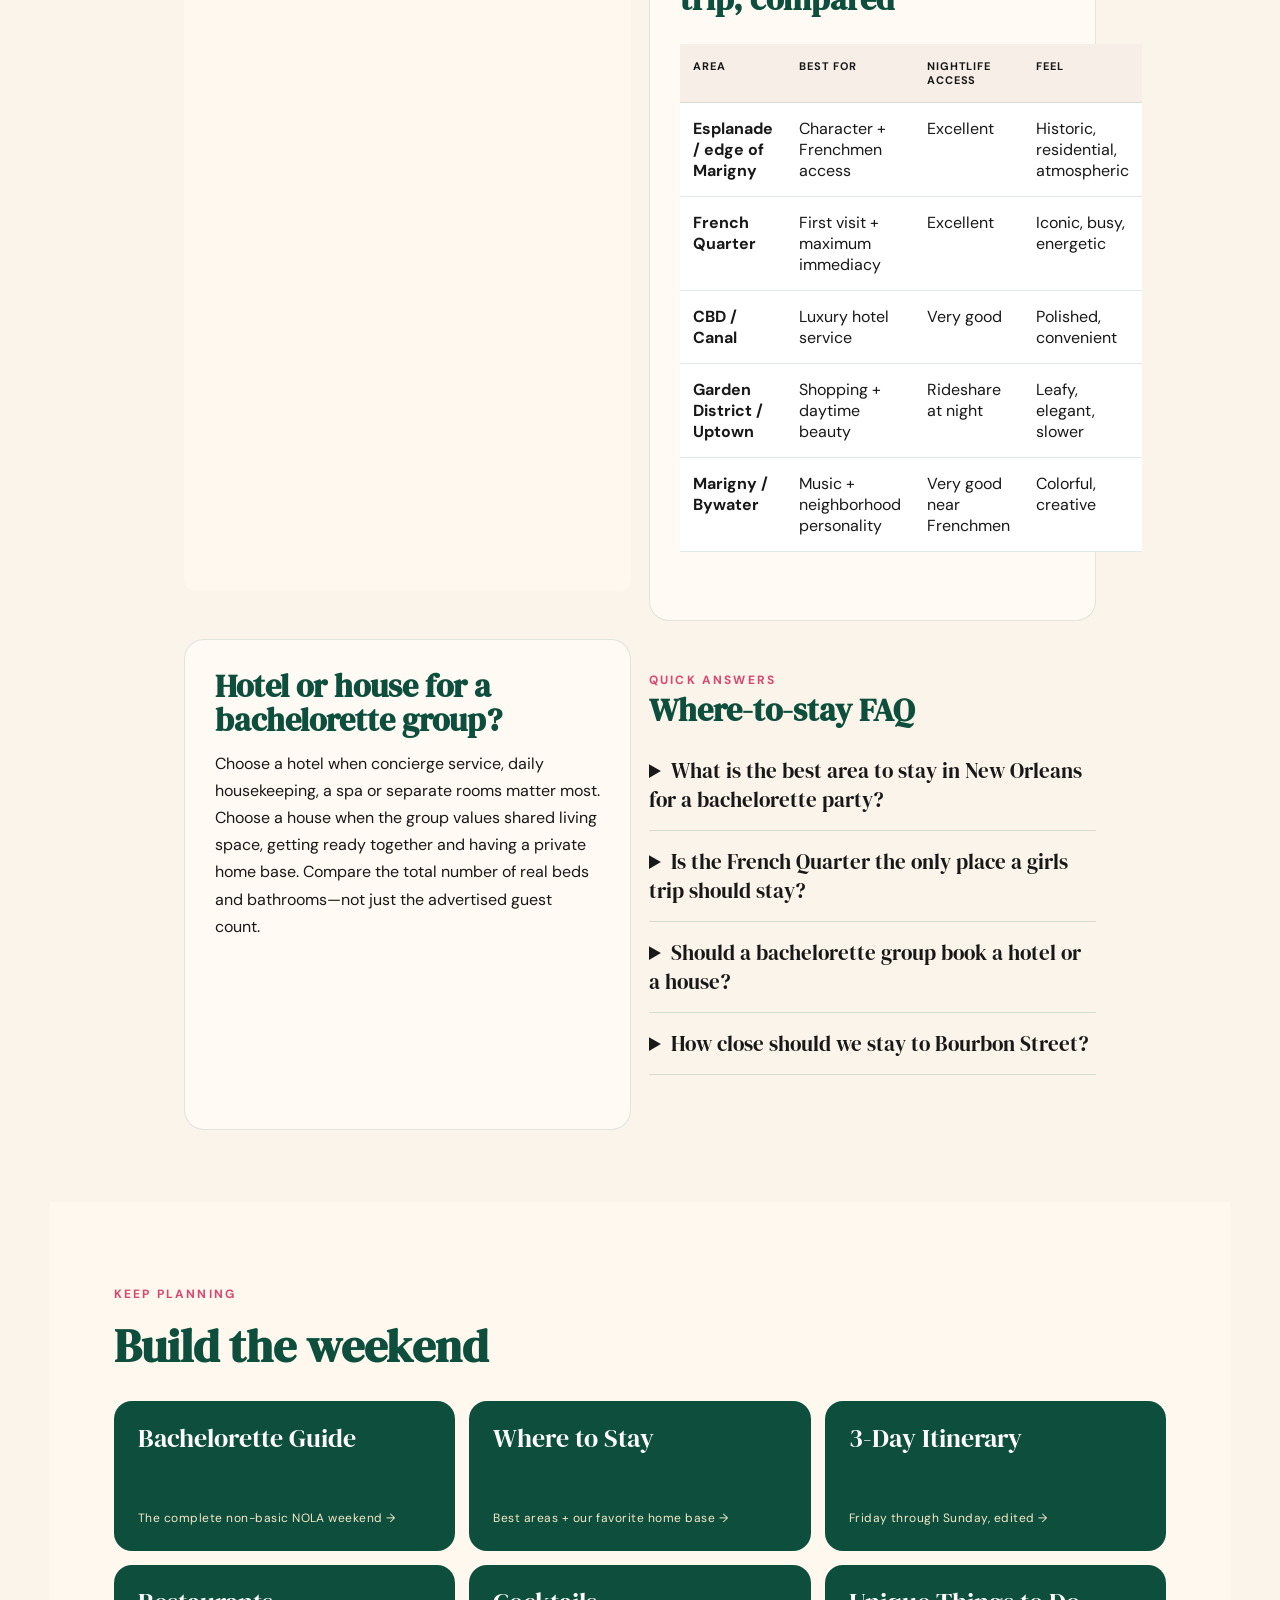
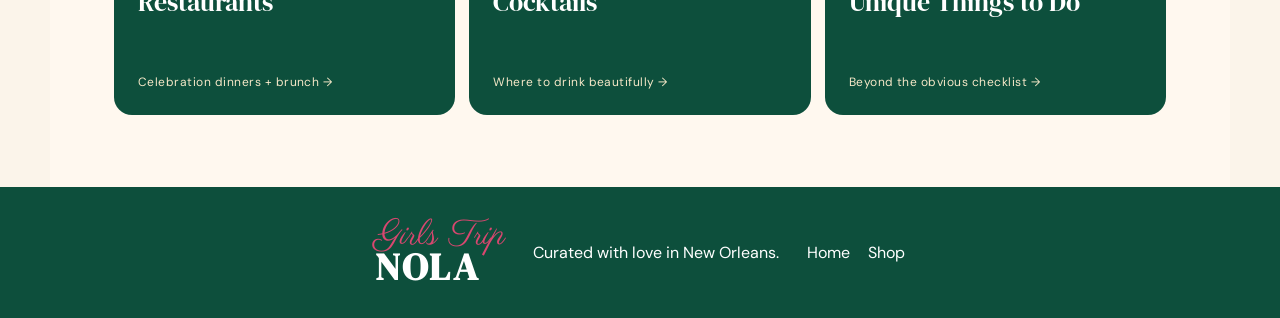
<file: where-to-stay-new-orleans-bachelorette.html>
<!doctype html><html lang="en"><head><meta charset="utf-8"><meta name="viewport" content="width=device-width,initial-scale=1"><title>Where to Stay in New Orleans for a Bachelorette Party | Girls Trip NOLA</title><meta name="description" content="Where should a bachelorette group stay in New Orleans? Compare Esplanade Avenue, the French Quarter, CBD, Garden District and Marigny for walkability, nightlife, group atmosphere and style."><meta name="robots" content="index,follow,max-image-preview:large"><link rel="canonical" href="https://www.neworleansgirlstripguide.com/where-to-stay-new-orleans-bachelorette.html"><meta property="og:type" content="article"><meta property="og:title" content="Where to Stay in New Orleans for a Bachelorette Party | Girls Trip NOLA"><meta property="og:description" content="Where should a bachelorette group stay in New Orleans? Compare Esplanade Avenue, the French Quarter, CBD, Garden District and Marigny for walkability, nightlife, group atmosphere and style."><meta property="og:url" content="https://www.neworleansgirlstripguide.com/where-to-stay-new-orleans-bachelorette.html"><meta property="og:image" content="https://www.neworleansgirlstripguide.com/assets/hero-art.png"><script type="application/ld+json">{"@context": "https://schema.org", "@type": "Article", "headline": "Where to Stay in New Orleans for a Bachelorette Party", "description": "Where should a bachelorette group stay in New Orleans? Compare Esplanade Avenue, the French Quarter, CBD, Garden District and Marigny for walkability, nightlife, group atmosphere and style.", "mainEntityOfPage": "https://www.neworleansgirlstripguide.com/where-to-stay-new-orleans-bachelorette.html", "publisher": {"@type": "Organization", "name": "Girls Trip NOLA", "url": "https://www.neworleansgirlstripguide.com/"}}</script><link rel="preconnect" href="https://fonts.googleapis.com"><link rel="preconnect" href="https://fonts.gstatic.com" crossorigin><link href="https://fonts.googleapis.com/css2?family=DM+Sans:wght@400;500;600;700&family=DM+Serif+Display:ital@0;1&family=Parisienne&display=swap" rel="stylesheet"><link rel="stylesheet" href="styles.css?v=14"><script type="application/ld+json">{"@context": "https://schema.org", "@type": "FAQPage", "mainEntity": [{"@type": "Question", "name": "What is the best area to stay in New Orleans for a bachelorette party?", "acceptedAnswer": {"@type": "Answer", "text": "For many first-time groups, the French Quarter, Esplanade and Marigny offer easy access to restaurants, cocktails and Frenchmen Street. The best choice depends on whether the group wants nightlife outside the door or a quieter home base nearby."}}, {"@type": "Question", "name": "Should a bachelorette group book a hotel or a house?", "acceptedAnswer": {"@type": "Answer", "text": "A hotel is strongest for service and separate rooms; a house is strongest for shared space and group time. Bathrooms, real beds, transportation and common space matter more than the label."}}]}</script></head><body><header class="site-header"><a class="brand" href="index.html"><span>Girls Trip</span><strong>NOLA</strong></a><button class="menu-toggle" aria-label="Open menu">☰</button><nav><a href="index.html">HOME</a><a href="new-orleans-bachelorette-party.html">BACHELORETTE</a><a href="where-to-stay-new-orleans-bachelorette.html">WHERE TO STAY</a><a href="new-orleans-bachelorette-itinerary.html">ITINERARY</a><a href="best-restaurants-new-orleans-bachelorette.html">EAT</a><a href="shop.html">SHOP</a></nav></header><main><section class="seo-hero"><p class="eyebrow">GIRLS TRIP NOLA • LOCAL EDIT</p><h1>Where to Stay in New Orleans for a Bachelorette Party</h1><p>Where should a bachelorette group stay in New Orleans? Compare Esplanade Avenue, the French Quarter, CBD, Garden District and Marigny for walkability, nightlife, group atmosphere and style.</p><a class="hero-btn" href="index.html#stay">START WITH WHERE TO STAY</a></section><section class="seo-editorial section-wrap"><article><h2>Choose the neighborhood before the hotel</h2><p>The right New Orleans location depends on the trip. French Quarter puts the action outside the door. Esplanade Avenue gives you historic architecture between the Quarter and Frenchmen. The CBD offers polished hotels. Uptown and the Garden District trade late-night proximity for leafy streets, restaurants and Magazine Street.</p></article><article><h2>Our pick: Esplanade Avenue</h2><p>Esplanade is a strong fit for a girls trip that wants access without sleeping in the middle of the loudest blocks. Maison St. LaFleur is a historic Greek Revival residence with Parisian-inspired interiors, a private balcony and the kind of shared atmosphere that makes a group stay feel like part of the trip.</p></article><article><h2>French Quarter vs. a house stay</h2><p>A French Quarter hotel is convenient for first-time visitors who want maximum immediacy. A character-filled house can be better when the group values gathering space, getting ready together and having a beautiful base between plans. Decide whether your group prioritizes lobby service or private shared space.</p></article><article><h2>What to look for when booking</h2><p>Prioritize the number of real bedrooms, bathrooms, common space, nighttime transportation, luggage logistics and the distance to the places you will actually visit. A beautiful address is only useful if it works for the group.</p></article><div class="editor-note"><strong>How we choose:</strong> We prioritize location, real group usability, atmosphere, access to the places a girls trip is likely to visit, and whether the stay adds something memorable to the weekend—not simply whether an address is famous.</div><article><h2>New Orleans neighborhoods for a girls trip, compared</h2><div class="compare-scroll"><table class="compare-table"><thead><tr><th>Area</th><th>Best for</th><th>Nightlife access</th><th>Feel</th></tr></thead><tbody><tr><td>Esplanade / edge of Marigny</td><td>Character + Frenchmen access</td><td>Excellent</td><td>Historic, residential, atmospheric</td></tr><tr><td>French Quarter</td><td>First visit + maximum immediacy</td><td>Excellent</td><td>Iconic, busy, energetic</td></tr><tr><td>CBD / Canal</td><td>Luxury hotel service</td><td>Very good</td><td>Polished, convenient</td></tr><tr><td>Garden District / Uptown</td><td>Shopping + daytime beauty</td><td>Rideshare at night</td><td>Leafy, elegant, slower</td></tr><tr><td>Marigny / Bywater</td><td>Music + neighborhood personality</td><td>Very good near Frenchmen</td><td>Colorful, creative</td></tr></tbody></table></div></article><article><h2>Hotel or house for a bachelorette group?</h2><p>Choose a hotel when concierge service, daily housekeeping, a spa or separate rooms matter most. Choose a house when the group values shared living space, getting ready together and having a private home base. Compare the total number of real beds and bathrooms—not just the advertised guest count.</p></article><div class="faq-block"><p class="eyebrow">QUICK ANSWERS</p><h2>Where-to-stay FAQ</h2><details><summary>What is the best area to stay in New Orleans for a bachelorette party?</summary><p>For many first-time groups, the French Quarter, Esplanade and Marigny offer the easiest access to restaurants, cocktails and Frenchmen Street. The best choice depends on whether your group wants nightlife outside the door or a quieter home base nearby.</p></details><details><summary>Is the French Quarter the only place a girls trip should stay?</summary><p>No. The CBD is strong for luxury hotels, Esplanade and Marigny balance character with nightlife access, and Uptown works well for groups prioritizing Magazine Street and a calmer daytime atmosphere.</p></details><details><summary>Should a bachelorette group book a hotel or a house?</summary><p>A hotel is strongest for service and separate rooms; a house is strongest for shared space and group time. Bathrooms, real beds, transportation and common space matter more than the label.</p></details><details><summary>How close should we stay to Bourbon Street?</summary><p>You do not need to sleep on Bourbon Street to enjoy the French Quarter. Many groups prefer being close enough to visit while also having easy access to Frenchmen Street, restaurants and quieter blocks.</p></details></div></section><section class="seo-related section-wrap"><p class="eyebrow">KEEP PLANNING</p><h2>Build the weekend</h2><div class="seo-link-grid"><a href="new-orleans-bachelorette-party.html">Bachelorette Guide<span>The complete non-basic NOLA weekend →</span></a><a href="where-to-stay-new-orleans-bachelorette.html">Where to Stay<span>Best areas + our favorite home base →</span></a><a href="new-orleans-bachelorette-itinerary.html">3-Day Itinerary<span>Friday through Sunday, edited →</span></a><a href="best-restaurants-new-orleans-bachelorette.html">Restaurants<span>Celebration dinners + brunch →</span></a><a href="best-cocktail-bars-new-orleans-bachelorette.html">Cocktails<span>Where to drink beautifully →</span></a><a href="unique-things-to-do-new-orleans-bachelorette.html">Unique Things to Do<span>Beyond the obvious checklist →</span></a></div></section></main><footer><div class="brand footer-brand"><span>Girls Trip</span><strong>NOLA</strong></div><p>Curated with love in New Orleans.</p><nav><a href="index.html">Home</a><a href="shop.html">Shop</a></nav></footer><script src="script.js?v=14"></script></body></html>
</file>
<file: styles.css>
:root{--cream:#fbf4ea;--paper:#fffaf3;--pink:#d94770;--rose:#f4b7c5;--emerald:#0d4f3c;--deep:#13251f;--gold:#c79a2a;--ink:#181818;--citron:#e8e26f}
*{box-sizing:border-box}html{scroll-behavior:smooth}body{margin:0;background:var(--cream);color:var(--ink);font-family:'DM Sans',sans-serif}a{color:inherit;text-decoration:none}img{display:block;max-width:100%}.site-header{height:92px;display:flex;align-items:center;gap:28px;padding:12px 4vw;background:rgba(255,250,243,.96);position:sticky;top:0;z-index:30;border-bottom:1px solid rgba(0,0,0,.07);backdrop-filter:blur(10px)}.brand{width:180px;display:flex;flex-direction:column;line-height:.85}.brand span{font-family:Parisienne,cursive;color:var(--pink);font-size:36px}.brand strong{font-family:'DM Serif Display',serif;color:var(--emerald);font-size:38px;letter-spacing:.08em}.site-header nav{display:flex;gap:26px;margin-left:auto}.site-header nav a{font-size:13px;font-weight:700;letter-spacing:.04em}.site-header nav a:hover,.active{color:var(--pink)}.plan-btn,.hero-btn{background:var(--pink);color:white;padding:14px 19px;font-family:'DM Serif Display',serif;letter-spacing:.03em}.menu-toggle{display:none;background:none;border:0;font-size:28px}.hero{position:relative;background:#111;min-height:420px;overflow:hidden}.hero>img{width:100%;height:clamp(420px,47vw,620px);object-fit:cover;object-position:center}.hero-overlay{position:absolute;inset:0;display:flex;flex-direction:column;align-items:center;justify-content:center;padding-left:34%;text-align:center;background:linear-gradient(90deg,transparent 30%,rgba(0,0,0,.06) 52%,rgba(0,0,0,.25))}.marquee{font-family:'DM Serif Display',serif;font-size:clamp(48px,7vw,96px);line-height:.85;color:#f24c78;text-transform:uppercase;letter-spacing:.02em;-webkit-text-stroke:3px #fff;text-shadow:0 0 3px #fff,0 0 15px #ffca54,4px 4px 0 #7a242c}.marquee-line{display:flex;justify-content:center;gap:.02em}.marquee-letter{display:inline-block;transition:opacity .09s,filter .09s;text-shadow:0 0 4px #fff,0 0 14px #ffe79d,0 0 25px #f14c78}.marquee-letter.dim{opacity:.46;filter:saturate(.7);text-shadow:0 0 2px #fff}.script{font-family:Parisienne,cursive;font-size:clamp(30px,4vw,52px);margin:12px 0 18px;color:white}.script.dark{color:#111}.hero-btn{font-size:16px}.paper{background:radial-gradient(circle at 30% 0%,#fff 0,#fbf4ea 62%)}.guide-intro{padding:48px 3vw 56px;text-align:center}.eyebrow{font-weight:700;letter-spacing:.18em;font-size:12px;color:var(--pink);text-transform:uppercase}.guide-intro h1,.section-heading h2,.feature-copy h2,.about h2,.shop-tease h2,.shop-hero h1,.custom-form h2{font-family:'DM Serif Display',serif;font-size:clamp(38px,5vw,64px);line-height:1;margin:8px 0;color:var(--pink)}.circle-grid{display:grid;grid-template-columns:repeat(5,1fr);gap:24px;margin-top:28px}.circle-card img{width:100%;aspect-ratio:1;border-radius:50%;object-fit:cover;border:2px solid var(--pink);transition:.25s}.circle-card:hover img{transform:translateY(-6px) rotate(1deg);box-shadow:0 14px 32px rgba(0,0,0,.12)}.circle-card span{display:block;margin-top:12px;color:var(--pink);font-weight:700}.cheeky-band{padding:18px 6vw;text-align:center;font-family:'DM Serif Display',serif;font-size:clamp(20px,3vw,34px)}.cheeky-band em{font-family:Parisienne,cursive;font-size:1.25em}.deep{background:var(--deep);color:#fff}.rose{background:var(--rose)}.citron{background:var(--citron);color:var(--deep)}.section-wrap{max-width:1200px;margin:auto;padding:72px 5vw}.split-feature{display:grid;grid-template-columns:1fr 1.1fr;gap:48px;align-items:center}.feature-copy h2{color:var(--emerald)}.lede{font-size:19px;line-height:1.55}.feature-copy p{line-height:1.65}.feature-art img{border-radius:34px;box-shadow:0 18px 50px rgba(25,52,42,.15)}.mini-points{display:flex;flex-wrap:wrap;gap:9px;margin:22px 0}.mini-points span{padding:8px 12px;border:1px solid var(--rose);border-radius:999px;font-size:12px}.buttons{display:flex;gap:10px;flex-wrap:wrap}.btn{display:inline-block;padding:13px 18px;font-weight:700;font-size:13px;border:0;cursor:pointer}.btn.green{background:var(--emerald);color:#fff}.btn.pink{background:var(--pink);color:white}.btn.outline{border:1px solid var(--emerald);color:var(--emerald);background:transparent}.section-heading{max-width:740px;margin-bottom:28px}.section-heading h2{color:var(--emerald)}.section-heading.centered{text-align:center;margin:0 auto 34px}.section-heading.light h2,.section-heading.light p{color:white}.eyebrow.gold{color:#f2d56b}.cards{display:grid;grid-template-columns:repeat(4,1fr);gap:16px}.card{background:white;border:1px solid #eadbce;border-radius:20px;padding:22px;min-height:190px;display:flex;flex-direction:column;justify-content:space-between;transition:.2s}.card:hover{transform:translateY(-4px);box-shadow:0 10px 30px rgba(0,0,0,.08)}.card h3{font-family:'DM Serif Display',serif;font-size:24px;margin:0 0 8px}.card p{font-size:14px;line-height:1.55;margin:0}.tag{font-size:11px;color:var(--pink);font-weight:700;letter-spacing:.08em;margin-top:18px}.deep-section{background:var(--deep)}.dark-cards .card{background:#173429;color:#fff;border-color:#315145}.dark-cards .tag{color:#f5cf68}.favorites{padding:70px 4vw}.favorite-row{display:grid;grid-template-columns:repeat(5,1fr);gap:22px;max-width:1200px;margin:auto}.favorite-row>div{text-align:center}.favorite-row img{width:100%;aspect-ratio:1;border-radius:50%;object-fit:cover;border:2px solid var(--pink)}.favorite-row b{display:block;margin-top:12px;color:var(--emerald)}.favorite-row span{display:block;font-size:12px;margin-top:4px}.neighborhood-grid{display:grid;grid-template-columns:repeat(4,1fr);gap:18px}.neighborhood-grid article{border-top:5px solid var(--pink);background:#fff;padding:24px}.neighborhood-grid h3{font-family:'DM Serif Display',serif;color:var(--emerald);font-size:26px;margin-top:0}.neighborhood-grid p{line-height:1.6}.timeline{display:grid;grid-template-columns:repeat(3,1fr);gap:18px}.timeline article{background:white;border-radius:22px;padding:28px;border:1px solid #ecdccf}.timeline span{color:var(--pink);font-weight:700;letter-spacing:.16em;font-size:12px}.timeline h3{font-family:'DM Serif Display',serif;color:var(--emerald);font-size:28px}.timeline p{line-height:1.6}.truth-grid{display:grid;grid-template-columns:1fr 1fr;gap:12px}.truth-grid p{background:#fff;padding:20px;border-left:5px solid var(--gold);margin:0}.shop-tease{display:grid;grid-template-columns:1.3fr .7fr;align-items:center;gap:34px;background:linear-gradient(120deg,#f7bdcb,#fff0d7);padding:65px max(5vw,calc((100vw - 1200px)/2))}.shop-tease img{width:260px;aspect-ratio:1;border-radius:50%;justify-self:center;border:3px solid var(--pink)}.about{text-align:center;max-width:820px}.about p:last-child{font-size:18px;line-height:1.7}footer{background:var(--emerald);color:white;padding:34px 5vw;display:flex;align-items:center;gap:28px;justify-content:center;flex-wrap:wrap}footer nav{display:flex;gap:18px}.footer-brand{width:auto}.footer-brand strong{color:#fff}.shop-hero{min-height:500px;background:var(--deep);color:white;display:grid;grid-template-columns:1.2fr .8fr;align-items:center;padding:80px 8vw;gap:40px}.shop-hero h1{color:white;max-width:700px}.shop-hero img{border-radius:50%;border:4px solid var(--gold);max-width:420px}.product-grid{display:grid;grid-template-columns:repeat(3,1fr);gap:18px}.product-grid article{background:white;border-radius:22px;padding:26px;border:1px solid #eadbce}.product-grid h3{font-family:'DM Serif Display',serif;color:var(--emerald);font-size:26px}.custom-form{display:grid;grid-template-columns:.8fr 1.2fr;gap:50px;background:#fff;border-radius:30px;margin-bottom:70px}.custom-form form{display:grid;gap:14px}.custom-form label{font-weight:700;font-size:13px}.custom-form input,.custom-form select,.custom-form textarea{width:100%;padding:13px;border:1px solid #d9cabc;border-radius:9px;margin-top:6px;font:inherit}.custom-form textarea{min-height:120px}.form-note{color:var(--emerald);font-weight:700}
@media(max-width:900px){.site-header{height:auto;min-height:78px}.site-header nav{display:none}.menu-toggle{display:block;margin-left:auto}.plan-btn{display:none}.hero-overlay{padding-left:18%;background:rgba(0,0,0,.08)}.marquee{font-size:11vw}.circle-grid{grid-template-columns:repeat(2,1fr)}.circle-card:last-child{grid-column:1/-1;max-width:48%;justify-self:center}.split-feature,.shop-tease,.shop-hero,.custom-form{grid-template-columns:1fr}.cards{grid-template-columns:repeat(2,1fr)}.favorite-row{grid-template-columns:repeat(2,1fr)}.favorite-row>div:last-child{grid-column:1/-1;max-width:45%;justify-self:center}.neighborhood-grid{grid-template-columns:1fr 1fr}.timeline{grid-template-columns:1fr}.product-grid{grid-template-columns:1fr 1fr}}
@media(max-width:560px){.brand{width:145px}.brand span{font-size:30px}.brand strong{font-size:31px}.hero>img{height:440px;object-position:42% center}.hero-overlay{padding:0 12px;justify-content:flex-end;padding-bottom:40px;background:linear-gradient(0deg,rgba(0,0,0,.45),transparent 62%)}.marquee{font-size:13vw;-webkit-text-stroke:1px #fff}.script{font-size:36px}.circle-grid,.cards,.neighborhood-grid,.truth-grid,.product-grid{grid-template-columns:1fr}.circle-card{max-width:270px;justify-self:center}.circle-card:last-child{max-width:270px}.favorite-row{grid-template-columns:1fr 1fr;gap:14px}.section-wrap{padding:55px 6vw}.shop-tease{padding:55px 6vw}.shop-tease img{width:220px}.custom-form{margin:20px;border-radius:20px}}
/* 2026 stay + cocktail editorial refresh */
.stay-showcase{background:linear-gradient(180deg,#fff7ef 0%,#f8dfdf 48%,#fff8f0 100%);overflow:hidden}.stay-hero{display:grid;grid-template-columns:.75fr 1.25fr;align-items:center;gap:20px;padding-bottom:28px}.stay-copy .script-pink{font-family:Parisienne,cursive;color:var(--pink);font-size:48px;margin:0}.stay-copy h2{font-family:'DM Serif Display',serif;font-size:clamp(46px,6vw,82px);line-height:.88;margin:0;color:#111}.stay-copy h2 em{font-family:Parisienne,cursive;font-weight:400;display:block;font-size:1.08em}.stay-copy p{font-size:17px;line-height:1.65;max-width:520px}.luggage-scene img{width:100%;max-height:540px;object-fit:cover;object-position:50% 16%;border-radius:34px;box-shadow:0 20px 55px rgba(48,25,22,.16)}.stay-heading{margin-top:12px}.stay-heading h2{font-family:Parisienne,cursive;color:var(--pink);font-size:50px}.section-wrap.compact{padding-top:20px;padding-bottom:28px}.stay-grid{display:grid;grid-template-columns:repeat(4,1fr);gap:16px}.stay-card{position:relative;background:rgba(255,255,255,.82);border:1px solid #ead4cf;border-radius:18px;padding:30px 22px 22px;text-align:center;box-shadow:0 8px 24px rgba(0,0,0,.05);transition:.22s}.stay-card:hover{transform:translateY(-6px);box-shadow:0 16px 35px rgba(0,0,0,.11)}.stay-card h3{font-family:Parisienne,cursive;font-size:34px;margin:0 0 4px}.stay-card b{font-size:10px;letter-spacing:.18em}.stay-card p{font-size:13px;line-height:1.5;min-height:78px}.stay-card>span:last-child{display:inline-block;border:1px solid var(--pink);color:var(--pink);padding:9px 18px;font-size:11px;font-weight:700}.stay-card.top-pick{border:2px solid var(--pink)}.ribbon{position:absolute;left:12px;top:-13px;background:var(--pink);color:#fff;padding:7px 14px;font-size:10px;font-weight:700;letter-spacing:.08em}.stay-cheek{text-align:center;font-family:Parisienne,cursive;color:var(--pink);font-size:42px;margin:4px 0 0}.moved-art{max-width:900px}.moved-art img{width:100%;border-radius:34px;box-shadow:0 18px 50px rgba(25,52,42,.15)}
.champagne-section{background:radial-gradient(circle at 60% 35%,#3b3022 0,#171612 35%,#080909 72%);color:white;overflow:hidden}.champagne-layout{display:grid;grid-template-columns:.7fr 1.3fr;gap:28px;align-items:center;min-height:650px}.champagne-copy h2{font-family:Parisienne,cursive;color:#f14c78;font-size:62px;line-height:.9;margin:8px 0 18px}.champagne-copy p{line-height:1.65;max-width:420px}.champagne-cheek{font-family:Parisienne,cursive!important;color:#f14c78;font-size:38px!important;line-height:1!important;margin-top:36px!important}.tower-wrap{position:relative;min-height:560px;display:flex;align-items:flex-end;justify-content:center}.pour-bottle{position:absolute;width:340px;left:-25px;top:0;transform:rotate(8deg);border-radius:30px;mix-blend-mode:screen;opacity:.9}.champagne-tower{position:relative;z-index:2;width:min(720px,100%);display:grid;grid-template-columns:repeat(8,1fr);grid-template-rows:repeat(4,125px);align-items:end;justify-items:center;padding-top:70px}.coupe{width:150px;height:102px;position:relative;display:flex;align-items:flex-start;justify-content:center;text-align:center;padding:20px 18px 0;color:#16130e;font-family:'DM Serif Display',serif;font-size:16px;line-height:1.05;filter:drop-shadow(0 6px 9px rgba(0,0,0,.4));transition:.2s}.coupe:before{content:"";position:absolute;inset:0 8px 42px;border:3px solid #f4d18b;border-top-width:5px;border-radius:10px 10px 60px 60px;background:linear-gradient(#fff7c9 0%,#e7b948 70%,#bd7b19 100%);z-index:-1;box-shadow:inset 0 0 18px rgba(255,255,255,.65),0 0 16px rgba(235,187,78,.35)}.coupe:after{content:"";position:absolute;left:50%;top:59px;width:3px;height:39px;background:#f4d18b;box-shadow:-30px 39px 0 0 transparent;transform:translateX(-50%)}.coupe .base{position:absolute;width:70px;height:3px;background:#f4d18b;bottom:1px;left:50%;transform:translateX(-50%);border-radius:50%}.coupe:hover{transform:translateY(-7px) scale(1.05);color:var(--pink)}.coupe:nth-child(1){grid-column:4/6;grid-row:1}.coupe:nth-child(2){grid-column:3/5;grid-row:2}.coupe:nth-child(3){grid-column:4/6;grid-row:2}.coupe:nth-child(4){grid-column:5/7;grid-row:2}.coupe:nth-child(5){grid-column:2/4;grid-row:3}.coupe:nth-child(6){grid-column:3/5;grid-row:3}.coupe:nth-child(7){grid-column:5/7;grid-row:3}.coupe:nth-child(8){grid-column:6/8;grid-row:3}
@media(max-width:900px){.stay-hero,.champagne-layout{grid-template-columns:1fr}.stay-grid{grid-template-columns:repeat(2,1fr)}.tower-wrap{min-height:530px}.pour-bottle{width:270px}.champagne-copy{text-align:center}.champagne-copy p{margin-left:auto;margin-right:auto}}
@media(max-width:560px){.stay-grid{grid-template-columns:1fr}.stay-copy{text-align:center}.stay-copy .script-pink{font-size:40px}.stay-cheek{font-size:34px}.champagne-layout{padding-left:2vw;padding-right:2vw}.champagne-copy h2{font-size:50px}.tower-wrap{transform:scale(.68);transform-origin:top center;width:145%;margin-left:-22%;min-height:470px}.pour-bottle{left:20px}}

/* v3 correction pass: accurate Maison photo + maximalist pop hero + animated champagne cascade */
.luggage-scene img{width:100%;max-height:560px;aspect-ratio:16/8;object-fit:cover;object-position:center;border-radius:34px;box-shadow:0 24px 70px rgba(43,18,34,.22);filter:saturate(1.12) contrast(1.03)}
.stay-card{padding:14px 14px 22px;overflow:visible}
.stay-card-photo{width:100%;height:220px;display:block;object-fit:cover;border-radius:12px;margin-bottom:14px;box-shadow:0 6px 18px rgba(20,20,20,.09)}
.stay-card.top-pick .stay-card-photo{object-position:center 46%}
.stay-card h3{margin-top:4px}
.ribbon{z-index:5;top:-12px;left:10px}

.champagne-section{background:radial-gradient(circle at 70% 12%,#ff6aab 0,#e31674 33%,#8b0a4d 70%,#2c061e 100%);position:relative}
.champagne-layout{grid-template-columns:.62fr 1.38fr;min-height:780px}
.champagne-copy h2{font-size:68px;color:#ffd564;text-shadow:0 2px 0 rgba(255,255,255,.2)}
.champagne-cheek{color:#ffd564!important}
.animated-tower{position:relative;min-height:700px;display:block;isolation:isolate}
.tower-art{position:absolute;inset:0;width:100%;height:100%;object-fit:cover;object-position:center;border-radius:34px;box-shadow:0 24px 70px rgba(0,0,0,.32);z-index:1}
.champagne-flow{position:absolute;inset:0;width:100%;height:100%;z-index:3;pointer-events:none;overflow:visible}
.flow{fill:none;stroke:#ffd765;stroke-width:15;stroke-linecap:round;filter:url(#goldGlow);stroke-dasharray:20 19;animation:champagnePour 1.05s linear infinite;opacity:.94}
.cascade{stroke-width:11;animation-duration:1.38s;opacity:.83}
.stream-b{animation-delay:-.42s}.c2{animation-delay:-.3s}.c3{animation-delay:-.65s}.c4{animation-delay:-.95s}
.bubble{fill:#fff2a9;filter:url(#goldGlow);animation:bubbleRise 1.75s ease-in infinite}.b2{animation-delay:-.5s}.b3{animation-delay:-1s}.b4{animation-delay:-1.35s}
@keyframes champagnePour{to{stroke-dashoffset:-78}}
@keyframes bubbleRise{0%{opacity:0;transform:translateY(14px) scale(.5)}35%{opacity:1}100%{opacity:0;transform:translateY(-38px) scale(1.25)}}
.glass-links{position:absolute;inset:0;z-index:4}
.glass-link{position:absolute;display:flex;align-items:center;justify-content:center;text-align:center;color:#bf145e;background:rgba(255,250,223,.15);border:1px solid rgba(255,235,166,.22);border-radius:50%;font-family:'DM Serif Display',serif;font-size:clamp(11px,1.12vw,16px);font-weight:700;line-height:1.05;text-decoration:none;text-shadow:0 1px 0 rgba(255,255,255,.75);transition:.22s;backdrop-filter:blur(.4px)}
.glass-link:hover,.glass-link:focus-visible{background:rgba(255,247,188,.42);transform:translateY(-7px) scale(1.05);box-shadow:0 0 30px rgba(255,213,100,.68);outline:2px solid #ffd564;outline-offset:2px}
/* clickable coupe hit areas align to the art */
.g1{left:39%;top:18%;width:22%;height:17%}
.g2{left:25%;top:36%;width:22%;height:16%}
.g3{left:55%;top:36%;width:20%;height:16%}
.g4{left:16%;top:55%;width:24%;height:17%}
.g5{left:40%;top:56%;width:21%;height:16%}
.g6{left:64%;top:56%;width:20%;height:16%}
.g7{left:29%;top:75%;width:22%;height:17%}
.g8{left:54%;top:75%;width:21%;height:17%}
.g9{left:7%;top:77%;width:15%;height:15%;border-radius:24%}
@media(max-width:900px){.champagne-layout{grid-template-columns:1fr;min-height:0}.animated-tower{min-height:680px}.stay-card-photo{height:240px}.luggage-scene img{aspect-ratio:4/3}}
@media(max-width:560px){.animated-tower{min-height:530px;transform:none;width:100%;margin:0}.champagne-copy h2{font-size:54px}.glass-link{font-size:10px}.stay-card-photo{height:260px}.luggage-scene img{aspect-ratio:1/1}}
@media(prefers-reduced-motion:reduce){.flow,.bubble{animation:none}}
.card{color:inherit;text-decoration:none}.card:focus-visible{outline:2px solid var(--pink);outline-offset:4px}.card:hover h3{color:var(--pink)}

/* v4: reference-led luxury pop-art hero + seamless animated champagne pour */
.pop-art-hero{display:block!important;max-width:1180px;padding-top:64px;padding-bottom:26px}
.pop-art-hero .luggage-scene{width:100%}
.pop-art-hero .luggage-scene img{width:100%;max-height:none;aspect-ratio:auto;object-fit:contain;object-position:center;border-radius:30px;box-shadow:0 24px 70px rgba(43,18,34,.17);filter:none}

.champagne-section{background:#f7efe7;color:#28211c}
.champagne-layout{grid-template-columns:.62fr 1.38fr;gap:42px;min-height:900px;align-items:center}
.champagne-copy h2{color:#d91f62;text-shadow:none}
.champagne-copy p{color:#3d332e}
.champagne-cheek{color:#d91f62!important}
.animated-tower{min-height:820px;aspect-ratio:653/1024;margin:36px auto;max-width:653px;width:100%}
.tower-art{object-fit:contain;object-position:center;background:#f8f1e8;border-radius:28px}
.champagne-flow{z-index:4}
.stream-body{fill:none;stroke:#f2b42d;stroke-width:12;stroke-linecap:round;stroke-linejoin:round;opacity:.72;filter:url(#goldGlowV4)}
.stream-body.overflow{stroke-width:9;opacity:.62}
.stream-shimmer{fill:none;stroke:rgba(255,255,255,.92);stroke-width:3.4;stroke-linecap:round;stroke-dasharray:3 16;animation:liquidTravel .62s linear infinite;filter:url(#goldGlowV4)}
.stream-shimmer.overflow{stroke-width:2.5;stroke-dasharray:2 13;animation-duration:.76s}
.moving-drops circle{fill:#ffd45f;stroke:#fff5c0;stroke-width:1.5}
.bubbles circle{fill:rgba(255,247,191,.94);stroke:rgba(255,255,255,.95);stroke-width:1.2;transform-box:fill-box;transform-origin:center;animation:bubbleRise 1.7s ease-in infinite}
.bubbles circle:nth-child(2n){animation-delay:-.55s;animation-duration:1.35s}.bubbles circle:nth-child(3n){animation-delay:-.95s;animation-duration:1.95s}
@keyframes liquidTravel{to{stroke-dashoffset:-38}}
@keyframes bubbleRise{0%{transform:translateY(18px) scale(.55);opacity:0}25%{opacity:1}100%{transform:translateY(-34px) scale(1.1);opacity:0}}

.glass-links{position:absolute;inset:0;z-index:6;pointer-events:none}
.glass-link{position:absolute;display:block;background:transparent!important;border:0!important;color:transparent!important;font-size:0!important;text-indent:-9999px;overflow:hidden;border-radius:48% 48% 42% 42%;pointer-events:auto;transition:box-shadow .2s ease,transform .2s ease}
.glass-link:hover,.glass-link:focus-visible{outline:none;box-shadow:0 0 0 3px rgba(217,31,98,.72),0 0 28px rgba(244,178,55,.65);transform:scale(1.025)}
.g1{left:35.2%;top:23.2%;width:29.8%;height:13.5%}
.g2{left:20.1%;top:38.5%;width:25.6%;height:13.8%}
.g3{left:54.2%;top:38.5%;width:25.7%;height:13.8%}
.g4{left:7.8%;top:53.5%;width:25.5%;height:13.6%}
.g5{left:37.2%;top:53.5%;width:25.6%;height:13.6%}
.g6{left:67.0%;top:53.5%;width:25.4%;height:13.6%}
.g7{left:20.2%;top:68.3%;width:25.6%;height:13.6%}
.g8{left:54.0%;top:68.3%;width:25.5%;height:13.6%}
.g9{left:5.5%;top:73.0%;width:15.5%;height:14.5%;border-radius:24%}
.sr-only{position:absolute!important;width:1px!important;height:1px!important;padding:0!important;margin:-1px!important;overflow:hidden!important;clip:rect(0,0,0,0)!important;white-space:nowrap!important;border:0!important}

@media(max-width:900px){.champagne-layout{grid-template-columns:1fr;min-height:0}.animated-tower{min-height:0;max-width:620px}.pop-art-hero{padding-top:38px}}
@media(max-width:560px){.animated-tower{width:100%;aspect-ratio:653/1024;min-height:0}.champagne-copy{text-align:center}.pop-art-hero{padding-left:14px;padding-right:14px}.pop-art-hero .luggage-scene img{border-radius:20px}}

/* Restaurant art gallery — each recommendation is an original clickable painting */
#restaurantCards.restaurant-art-grid,
#restaurantCards{grid-template-columns:repeat(4,minmax(0,1fr));gap:24px;align-items:start}
.restaurant-painting{display:block;background:#fffaf3;border:1px solid #dfc7b5;border-radius:10px;padding:10px 10px 16px;box-shadow:0 8px 22px rgba(48,31,22,.08);transition:transform .22s ease,box-shadow .22s ease;position:relative;overflow:hidden}
.restaurant-painting::after{content:'VIEW RESTAURANT ↗';position:absolute;right:14px;top:14px;background:rgba(255,250,243,.92);color:var(--pink);font-size:9px;font-weight:800;letter-spacing:.11em;padding:7px 9px;border-radius:999px;opacity:0;transform:translateY(-5px);transition:.2s}
.restaurant-painting:hover{transform:translateY(-7px) rotate(-.25deg);box-shadow:0 18px 42px rgba(48,31,22,.16)}
.restaurant-painting:hover::after{opacity:1;transform:translateY(0)}
.painting-frame{background:#17120f;border:4px solid #18120f;border-radius:5px;overflow:hidden;aspect-ratio:4/3;box-shadow:inset 0 0 0 2px #b89254,0 4px 12px rgba(0,0,0,.15)}
.painting-frame img{width:100%;height:100%;object-fit:cover;transition:transform .35s ease,filter .35s ease}
.restaurant-painting:hover .painting-frame img{transform:scale(1.035);filter:saturate(1.06) contrast(1.02)}
.painting-caption{padding:14px 8px 0;text-align:left}
.painting-caption h3{font-family:'DM Serif Display',serif;font-size:22px;margin:0 0 6px;color:var(--emerald);line-height:1.05}
.painting-caption p{font-size:13px;line-height:1.45;margin:0 0 12px;color:#302b27}
.painting-caption span{font-size:10px;color:var(--pink);font-weight:800;letter-spacing:.12em;text-transform:uppercase}
@media(max-width:900px){#restaurantCards{grid-template-columns:repeat(2,minmax(0,1fr))}}
@media(max-width:560px){#restaurantCards{grid-template-columns:1fr}.restaurant-painting{max-width:430px;width:100%;margin-inline:auto}.painting-caption h3{font-size:25px}}

/* v6: painterly liquid-flow pass — broad translucent ribbons taper and break into highlights/drops */
.liquid-ribbon{fill:rgba(236,171,37,.58);stroke:rgba(255,222,128,.72);stroke-width:1.4;filter:url(#goldGlowV4);mix-blend-mode:screen;animation:liquidPulse 1.15s ease-in-out infinite alternate}
.liquid-ribbon.primary{fill:rgba(239,178,45,.70);stroke:rgba(255,238,165,.88)}
.liquid-ribbon.overflow{fill:rgba(226,153,23,.48);stroke:rgba(255,225,128,.62)}
.liquid-ribbon.thin{fill:rgba(230,160,29,.42)}
.stream-shimmer.painterly{stroke:rgba(255,255,234,.95);stroke-width:3.2;stroke-dasharray:1 11;stroke-linecap:round;animation:liquidTravel .46s linear infinite}
.stream-shimmer.painterly.overflow{stroke-width:2.2;stroke-dasharray:1 9;animation-duration:.58s}
.artistic-drops circle{fill:rgba(255,236,157,.95);stroke:white;stroke-width:.8}
@keyframes liquidPulse{from{opacity:.72}to{opacity:.98}}

/* v8 realistic painterly champagne: continuous curved liquid, specular highlights, droplets and effervescence */
.real-pour{filter:url(#goldGlowV4)}
.pour-core,.spill-core{fill:none;stroke:url(#champagneGold);stroke-linecap:round;stroke-linejoin:round;opacity:.86}
.pour-core{stroke-width:13}.spill-core{stroke-width:8}.spill-core.thin{stroke-width:6;opacity:.7}
.pour-highlight,.spill-highlight{fill:none;stroke:rgba(255,255,238,.92);stroke-linecap:round;stroke-width:2.8;stroke-dasharray:3 11;animation:pourTravel .5s linear infinite}
.spill-highlight{stroke-width:2;animation-duration:.64s}
.pour-drops circle{fill:#f4c54d;stroke:#fff6c9;stroke-width:1;animation:dropFall 1.05s ease-in infinite}
.pour-drops circle:nth-child(2n){animation-delay:-.45s}.pour-drops circle:nth-child(3n){animation-delay:-.75s}
.glass-bubbles circle{fill:#fff8cf;stroke:#e9b83d;stroke-width:.7;transform-box:fill-box;transform-origin:center;animation:fizz 1.45s ease-out infinite}
.glass-bubbles circle:nth-child(2n){animation-delay:-.5s}.glass-bubbles circle:nth-child(3n){animation-delay:-.9s}
@keyframes pourTravel{to{stroke-dashoffset:-28}}
@keyframes dropFall{0%{opacity:0;transform:translateY(-7px) scale(.65)}25%{opacity:1}100%{opacity:0;transform:translateY(19px) scale(1)}}
@keyframes fizz{0%{opacity:0;transform:translateY(8px) scale(.55)}30%{opacity:.95}100%{opacity:0;transform:translateY(-24px) scale(1.15)}}
@media(prefers-reduced-motion:reduce){.pour-highlight,.spill-highlight,.pour-drops circle,.glass-bubbles circle{animation:none}}

/* v10: bubbles-only champagne animation — no artificial pour lines */
.fizz-overlay{position:absolute;inset:0;z-index:4;pointer-events:none;overflow:hidden}
.fizz-zone{position:absolute;width:22%;height:10%;overflow:hidden;border-radius:45% 45% 52% 52%}
.fizz-zone::before,.fizz-zone::after{content:"";position:absolute;inset:10% 8% 2%;background-image:radial-gradient(circle at center,rgba(255,255,238,.98) 0 1.3px,rgba(235,183,50,.78) 1.5px 2.4px,transparent 2.7px),radial-gradient(circle at center,rgba(255,249,205,.95) 0 1px,rgba(218,154,23,.65) 1.2px 2px,transparent 2.2px),radial-gradient(circle at center,rgba(255,255,245,.9) 0 1.5px,rgba(231,175,37,.6) 1.7px 2.6px,transparent 2.9px);background-size:31px 37px,43px 49px,57px 61px;background-position:3px 18px,17px 4px,29px 28px;animation:glassFizz 2.2s linear infinite;opacity:.95}
.fizz-zone::after{background-size:37px 43px,49px 55px,63px 69px;background-position:20px 28px,5px 15px,37px 2px;animation-duration:2.85s;animation-delay:-1.1s;opacity:.72}
@keyframes glassFizz{0%{transform:translateY(18px);opacity:0}15%{opacity:.9}80%{opacity:.8}100%{transform:translateY(-32px);opacity:0}}
.fz1{left:38.7%;top:25.7%;width:22.5%;height:9.5%}
.fz2{left:22.5%;top:40.7%;width:21.5%;height:9.8%}
.fz3{left:56.0%;top:40.7%;width:21.5%;height:9.8%}
.fz4{left:9.0%;top:55.8%;width:21%;height:9.5%}
.fz5{left:39.2%;top:55.8%;width:21%;height:9.5%}
.fz6{left:69.0%;top:55.8%;width:21%;height:9.5%}
.fz7{left:23.0%;top:70.7%;width:21%;height:9.4%}
.fz8{left:56.0%;top:70.7%;width:21%;height:9.4%}
.fz9{left:40.5%;top:83.5%;width:19%;height:8%}
@media(prefers-reduced-motion:reduce){.fizz-zone::before,.fizz-zone::after{animation:none;opacity:.55}}

/* v10 local shopping guide */
.shopping-edit-grid{display:grid;grid-template-columns:repeat(4,minmax(0,1fr));gap:18px;margin:38px 0 70px}
.shopping-edit-card{background:#fffaf3;border:1px solid #e3c7b5;border-radius:18px;padding:26px 22px;min-height:245px;display:flex;flex-direction:column;box-shadow:0 9px 25px rgba(48,31,22,.07);transition:.22s}
.shopping-edit-card:hover{transform:translateY(-6px);box-shadow:0 18px 40px rgba(48,31,22,.13)}
.shopping-edit-card span{font-size:10px;font-weight:800;letter-spacing:.13em;color:var(--pink)}
.shopping-edit-card h3{font-family:'DM Serif Display',serif;font-size:28px;color:var(--emerald);margin:12px 0 10px;line-height:1}
.shopping-edit-card p{font-size:14px;line-height:1.55;color:#443b35;flex:1}.shopping-edit-card b{font-size:11px;letter-spacing:.08em;color:var(--pink);text-transform:uppercase;margin-top:18px}
.shopping-route{background:#143f3b;color:#fff;padding:68px 0;margin:20px 0 70px}.shopping-route h2{font-family:'DM Serif Display',serif;font-size:48px;margin:8px 0 14px}.shopping-route p:last-child{max-width:760px;line-height:1.7}
@media(max-width:900px){.shopping-edit-grid{grid-template-columns:repeat(2,1fr)}}
@media(max-width:560px){.shopping-edit-grid{grid-template-columns:1fr}.shopping-edit-card{min-height:0}.shopping-route h2{font-size:38px}}

/* v12 iPhone / mobile polish */
html,body{width:100%;max-width:100%;overflow-x:hidden;-webkit-text-size-adjust:100%}
body{-webkit-font-smoothing:antialiased;text-rendering:optimizeLegibility}
a,button{touch-action:manipulation}

@media(max-width:700px){
  .site-header{height:74px;min-height:74px;padding:8px 16px;gap:10px;position:sticky;top:0;align-items:center}
  .site-header .brand{width:auto;min-width:0;flex:0 1 auto}
  .site-header .brand span{font-size:25px;line-height:.82}
  .site-header .brand strong{font-size:27px;line-height:.85;letter-spacing:.06em}
  .menu-toggle{display:flex;align-items:center;justify-content:center;margin-left:auto;width:44px;height:44px;border-radius:50%;font-size:24px;line-height:1;color:var(--emerald);background:#fff7ef;border:1px solid rgba(13,79,60,.18);position:relative;z-index:33}
  .menu-toggle:focus-visible{outline:3px solid rgba(217,71,112,.3);outline-offset:2px}
  .site-header nav{display:flex;position:absolute;left:12px;right:12px;top:68px;margin:0;padding:10px;background:rgba(255,250,243,.985);border:1px solid rgba(13,79,60,.12);border-radius:18px;box-shadow:0 18px 45px rgba(19,37,31,.16);flex-direction:column;gap:0;opacity:0;visibility:hidden;transform:translateY(-8px);pointer-events:none;transition:opacity .18s ease,transform .18s ease,visibility .18s ease;max-height:calc(100dvh - 90px);overflow:auto;z-index:32}
  .site-header.menu-open nav{opacity:1;visibility:visible;transform:translateY(0);pointer-events:auto}
  .site-header nav a{display:flex;align-items:center;min-height:48px;padding:10px 13px;border-radius:12px;font-size:14px;letter-spacing:.02em}
  .site-header nav a+ a{border-top:1px solid rgba(0,0,0,.05)}
  .site-header nav a:active{background:#f8e6e8}
  .plan-btn{display:none}

  .hero{min-height:0}
  .hero>img{height:min(122vw,540px);min-height:390px;object-position:40% center}
  .hero-overlay{padding:0 18px 32px;justify-content:flex-end;align-items:center;background:linear-gradient(0deg,rgba(12,18,15,.58) 0%,rgba(12,18,15,.18) 46%,transparent 72%)}
  .marquee{font-size:clamp(45px,13vw,64px);line-height:.88;-webkit-text-stroke:1px #fff;text-wrap:balance}
  .script{font-size:clamp(31px,9.5vw,41px);margin:10px 0 14px;line-height:1.05}
  .hero-btn{width:min(88vw,340px);min-height:48px;display:flex;align-items:center;justify-content:center;border-radius:3px;font-size:15px}

  .guide-intro{padding:42px 20px 46px}
  .guide-intro h1,.section-heading h2,.feature-copy h2,.about h2,.shop-tease h2,.shop-hero h1,.custom-form h2{font-size:clamp(35px,10.5vw,48px);line-height:.98;text-wrap:balance}
  .section-heading{margin-bottom:22px}
  .section-heading p,.guide-intro>p,.about p:last-child{font-size:15px;line-height:1.6}
  .eyebrow{font-size:10px;letter-spacing:.15em}
  .section-wrap{padding:48px 20px}
  .cheeky-band{padding:16px 20px;font-size:22px;line-height:1.25}

  .circle-grid{gap:22px;margin-top:24px}
  .circle-card{width:100%;max-width:300px}
  .circle-card span{font-size:14px}

  .stay-showcase{overflow:hidden}
  .stay-hero{display:block;padding:34px 16px 18px}
  .pop-art-hero{padding:34px 14px 20px!important}
  .pop-art-hero .luggage-scene img{width:100%;border-radius:18px;box-shadow:0 14px 36px rgba(43,18,34,.14)}
  .stay-grid{grid-template-columns:1fr!important;gap:16px!important;padding-left:18px!important;padding-right:18px!important}
  .stay-card{width:100%;max-width:480px;margin-inline:auto}
  .stay-card-photo{height:auto!important;aspect-ratio:4/3;object-fit:cover}
  .stay-cheek{padding-left:20px;padding-right:20px;text-align:center}
  .feature-art.moved-art{padding-left:18px;padding-right:18px}

  #restaurantCards.restaurant-art-grid,#restaurantCards{grid-template-columns:1fr;gap:18px}
  .restaurant-painting{max-width:480px;width:100%;margin-inline:auto;border-radius:14px;padding:9px 9px 15px}
  .restaurant-painting::after{display:none}
  .painting-frame{aspect-ratio:1.12/1;border-width:3px}
  .painting-caption{padding:13px 7px 2px}
  .painting-caption h3{font-size:26px;line-height:1.02}
  .painting-caption p{font-size:14px;line-height:1.5;margin-bottom:10px}
  .painting-caption span{font-size:10px}

  .cards,.dark-cards{grid-template-columns:1fr!important;gap:14px}
  .card{min-height:0;border-radius:18px;padding:20px}
  .card h3{font-size:25px}
  .card p{font-size:14px}

  .champagne-section{overflow:hidden}
  .champagne-layout{display:flex;flex-direction:column;gap:22px;padding:48px 14px!important}
  .champagne-copy{padding:0 8px;text-align:center}
  .champagne-copy h2{font-size:clamp(42px,12vw,58px);line-height:.94}
  .champagne-copy p{font-size:15px;line-height:1.6}
  .animated-tower{width:100%;max-width:480px;margin:0 auto;aspect-ratio:653/1024;min-height:0}
  .tower-art{width:100%;height:100%;object-fit:contain;border-radius:18px}
  .glass-link{min-width:38px;min-height:38px}

  .favorite-row{grid-template-columns:repeat(2,minmax(0,1fr));gap:18px 14px}
  .favorite-row>div:last-child{grid-column:1/-1;width:50%;max-width:170px;justify-self:center}
  .favorite-row b{font-size:13px}.favorite-row span{font-size:11px;line-height:1.4}
  .neighborhood-grid,.timeline,.truth-grid{grid-template-columns:1fr;gap:13px}
  .neighborhood-grid article,.timeline article{padding:21px;border-radius:16px}
  .neighborhood-grid h3,.timeline h3{font-size:27px;margin-bottom:10px}

  .shop-tease{grid-template-columns:1fr;padding:48px 20px;text-align:center;gap:28px}
  .shop-tease img{order:-1;width:min(62vw,240px)}
  .shop-tease .btn{width:100%;max-width:340px;min-height:48px;display:flex;align-items:center;justify-content:center;margin:18px auto 0}
  .about{padding-left:22px;padding-right:22px}
  footer{padding:30px 22px;flex-direction:column;text-align:center;gap:15px}
  footer nav{gap:8px;flex-wrap:wrap;justify-content:center}
  footer nav a{padding:10px 12px;min-height:44px;display:flex;align-items:center}

  .shop-hero{grid-template-columns:1fr;padding:48px 20px;gap:28px;text-align:center;min-height:0}
  .shop-hero img{max-width:min(78vw,330px);justify-self:center}
  .product-grid,.shopping-edit-grid{grid-template-columns:1fr!important;gap:14px}
  .shopping-edit-grid{margin:28px 0 50px}
  .shopping-edit-card{padding:22px 20px;border-radius:16px}
  .shopping-route{padding:48px 0;margin:10px 0 50px}
  .shopping-route .section-wrap{padding-top:0;padding-bottom:0}
  .shopping-route h2{font-size:38px;line-height:1}
  .custom-form{margin:14px 14px 55px;padding:22px!important;gap:28px}
  .custom-form input,.custom-form select,.custom-form textarea{font-size:16px;min-height:48px}
}

@media(max-width:390px){
  .site-header{padding-left:12px;padding-right:12px}
  .site-header .brand span{font-size:22px}.site-header .brand strong{font-size:24px}
  .hero>img{height:128vw;min-height:375px}
  .marquee{font-size:12.3vw}
  .section-wrap{padding-left:17px;padding-right:17px}
  .painting-caption h3{font-size:24px}
  .favorite-row{gap:14px 10px}
}

@media(prefers-reduced-motion:reduce){
  html{scroll-behavior:auto}
  *,*::before,*::after{scroll-behavior:auto!important;transition-duration:.01ms!important;animation-duration:.01ms!important;animation-iteration-count:1!important}
}


/* v13 SEO editorial landing pages */
.seo-hero{padding:92px max(24px,8vw) 78px;background:linear-gradient(135deg,#f9eee6,#f3d8df 48%,#f6edc9);text-align:center}.seo-hero h1{font-family:"DM Serif Display",serif;font-size:clamp(48px,7vw,92px);line-height:.94;max-width:1050px;margin:12px auto 20px;color:var(--emerald)}.seo-hero>p:not(.eyebrow){max-width:780px;margin:0 auto 28px;font-size:18px;line-height:1.65}.seo-editorial{max-width:1040px;display:grid;grid-template-columns:repeat(2,minmax(0,1fr));gap:18px}.seo-editorial article{padding:30px;background:#fffaf4;border:1px solid rgba(13,79,60,.12);border-radius:20px}.seo-editorial h2{font-family:"DM Serif Display",serif;font-size:32px;line-height:1.05;margin:0 0 12px;color:var(--emerald)}.seo-editorial p{line-height:1.7;margin:0}.seo-hub,.seo-related{background:#fff8ef}.seo-hub .section-heading,.seo-related{max-width:1180px;margin-inline:auto}.seo-related h2{font-family:"DM Serif Display",serif;font-size:46px;color:var(--emerald);margin:6px 0 24px}.seo-link-grid{display:grid;grid-template-columns:repeat(3,minmax(0,1fr));gap:14px}.seo-link-grid>a{display:flex;flex-direction:column;justify-content:space-between;min-height:150px;padding:24px;border-radius:18px;background:var(--emerald);color:white;text-decoration:none;font-family:"DM Serif Display",serif;font-size:26px;line-height:1.05;transition:transform .2s ease}.seo-link-grid>a:hover{transform:translateY(-3px)}.seo-link-grid span{font-family:"DM Sans",sans-serif;font-size:12px;line-height:1.4;letter-spacing:.04em;margin-top:18px;color:#f6e8c8}@media(max-width:700px){.seo-hero{padding:58px 20px 48px}.seo-hero h1{font-size:clamp(42px,12vw,58px)}.seo-hero>p:not(.eyebrow){font-size:15px}.seo-editorial{grid-template-columns:1fr;padding-top:36px;padding-bottom:36px}.seo-editorial article{padding:23px}.seo-editorial h2{font-size:29px}.seo-link-grid{grid-template-columns:1fr}.seo-link-grid>a{min-height:112px;font-size:25px}.seo-related h2{font-size:38px}.seo-hub{padding-top:48px;padding-bottom:48px}}

/* v14 editorial authority + SEO UX */
.authority-strip{background:#fff8ef;padding:54px 20px;border-top:1px solid rgba(13,79,60,.08);border-bottom:1px solid rgba(13,79,60,.08)}
.authority-inner{max-width:1120px;margin:auto;text-align:center}.authority-inner>p{max-width:790px;margin:0 auto 28px;line-height:1.65}
.intent-grid{display:grid;grid-template-columns:repeat(4,1fr);gap:14px;max-width:1050px;margin:auto}.intent-grid a{background:white;border:1px solid rgba(13,79,60,.12);padding:22px 16px;text-decoration:none;color:inherit;border-radius:16px;box-shadow:0 8px 24px rgba(31,36,30,.05)}.intent-grid b{display:block;font-family:'DM Serif Display',serif;font-size:21px;margin-bottom:5px}.intent-grid span{font-size:12px;line-height:1.45;opacity:.75}
.quick-answer{max-width:900px;margin:34px auto 0;background:#f7efe7;border-left:4px solid #0d4f3c;padding:22px 26px;text-align:left}.quick-answer b{font-family:'DM Serif Display',serif;font-size:22px}.quick-answer p{margin:7px 0 0;line-height:1.6}
.compare-table{width:100%;border-collapse:collapse;margin:28px 0 38px;background:#fff}.compare-table th,.compare-table td{padding:15px 13px;border-bottom:1px solid rgba(13,79,60,.12);text-align:left;vertical-align:top}.compare-table th{font-size:11px;letter-spacing:.08em;text-transform:uppercase;background:#f7efe7}.compare-table td:first-child{font-weight:700}
.faq-block{max-width:900px;margin:20px auto 55px}.faq-block details{border-bottom:1px solid rgba(13,79,60,.15);padding:16px 0}.faq-block summary{font-family:'DM Serif Display',serif;font-size:21px;cursor:pointer}.faq-block p{line-height:1.65;margin:12px 0 3px}
.editor-note{max-width:900px;margin:0 auto 30px;padding:18px 22px;background:#fff8ef;font-size:13px;line-height:1.6;border-radius:12px}.editor-note strong{color:#0d4f3c}
@media(max-width:800px){.intent-grid{grid-template-columns:repeat(2,1fr)}}
@media(max-width:520px){.intent-grid{grid-template-columns:1fr}.authority-strip{padding:42px 18px}.compare-scroll{overflow-x:auto;-webkit-overflow-scrolling:touch}.compare-table{min-width:680px}.quick-answer{margin-top:24px;padding:18px}}
</file>
